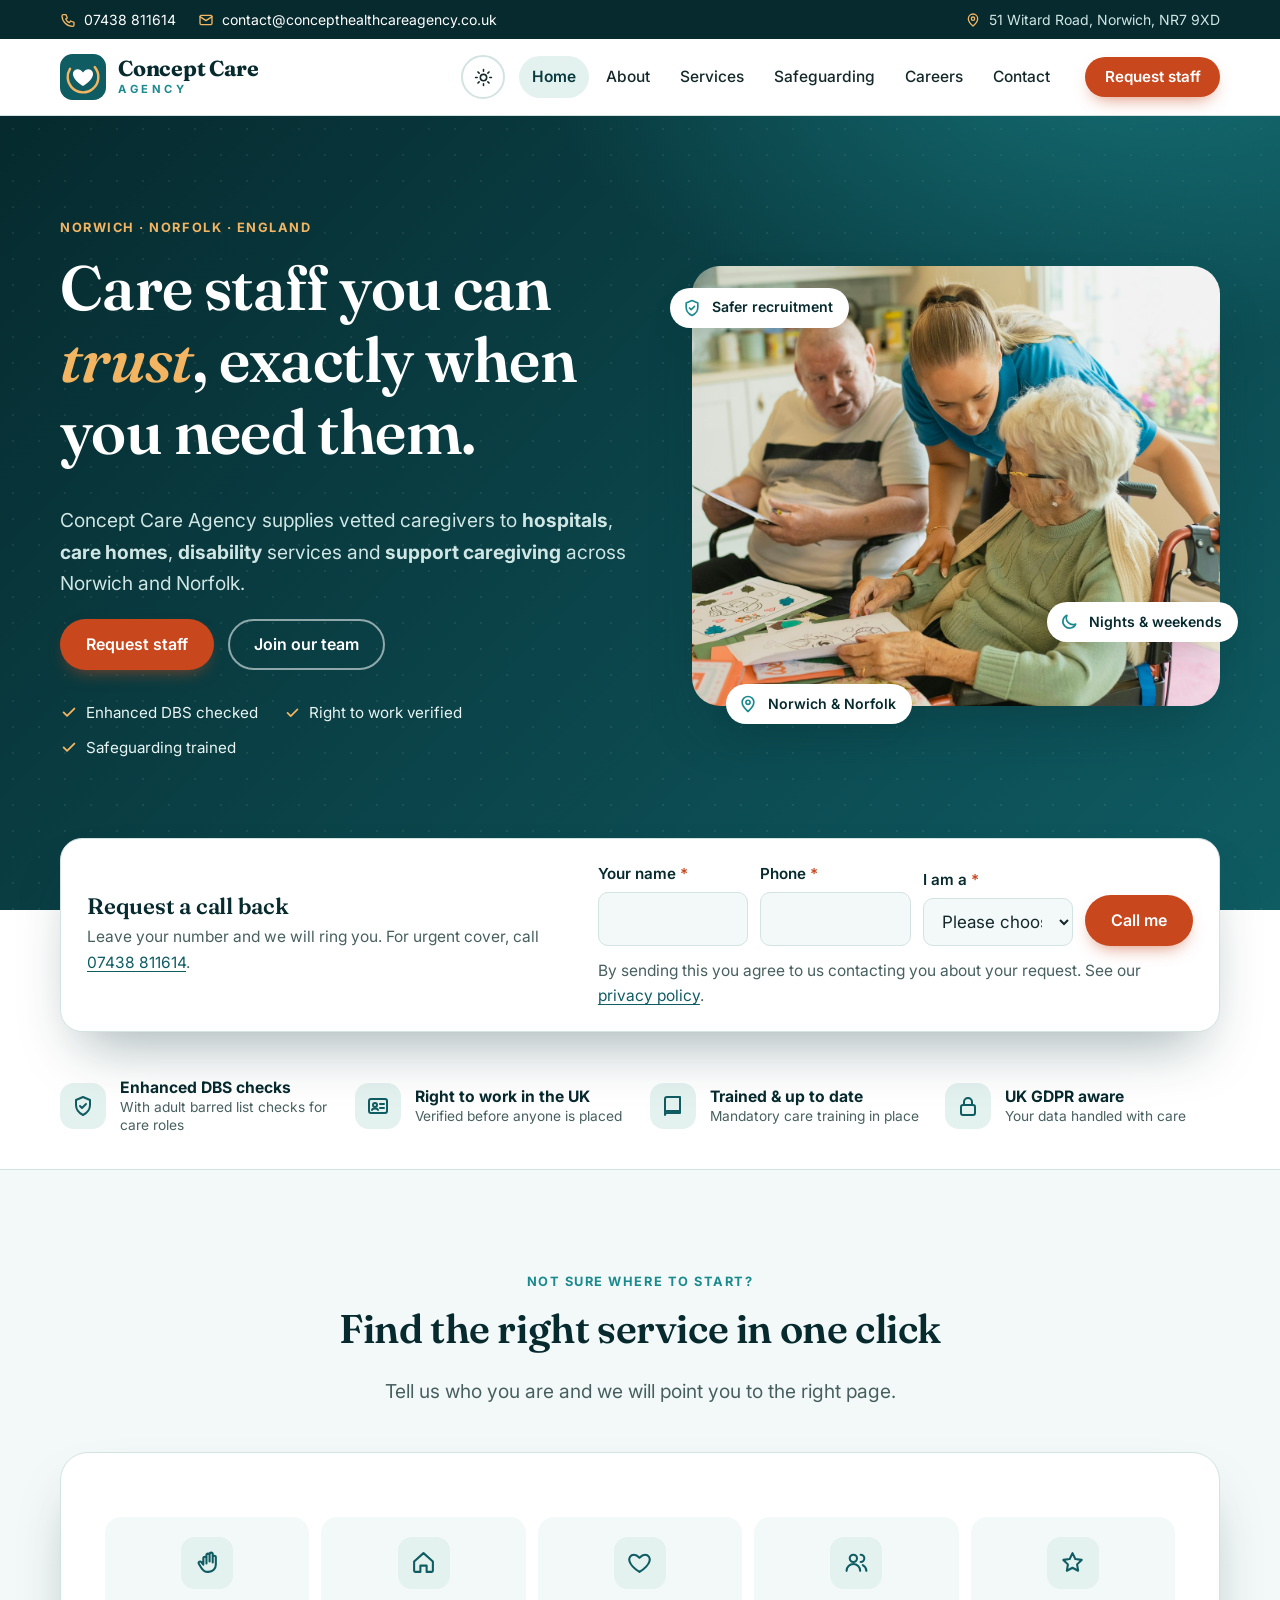
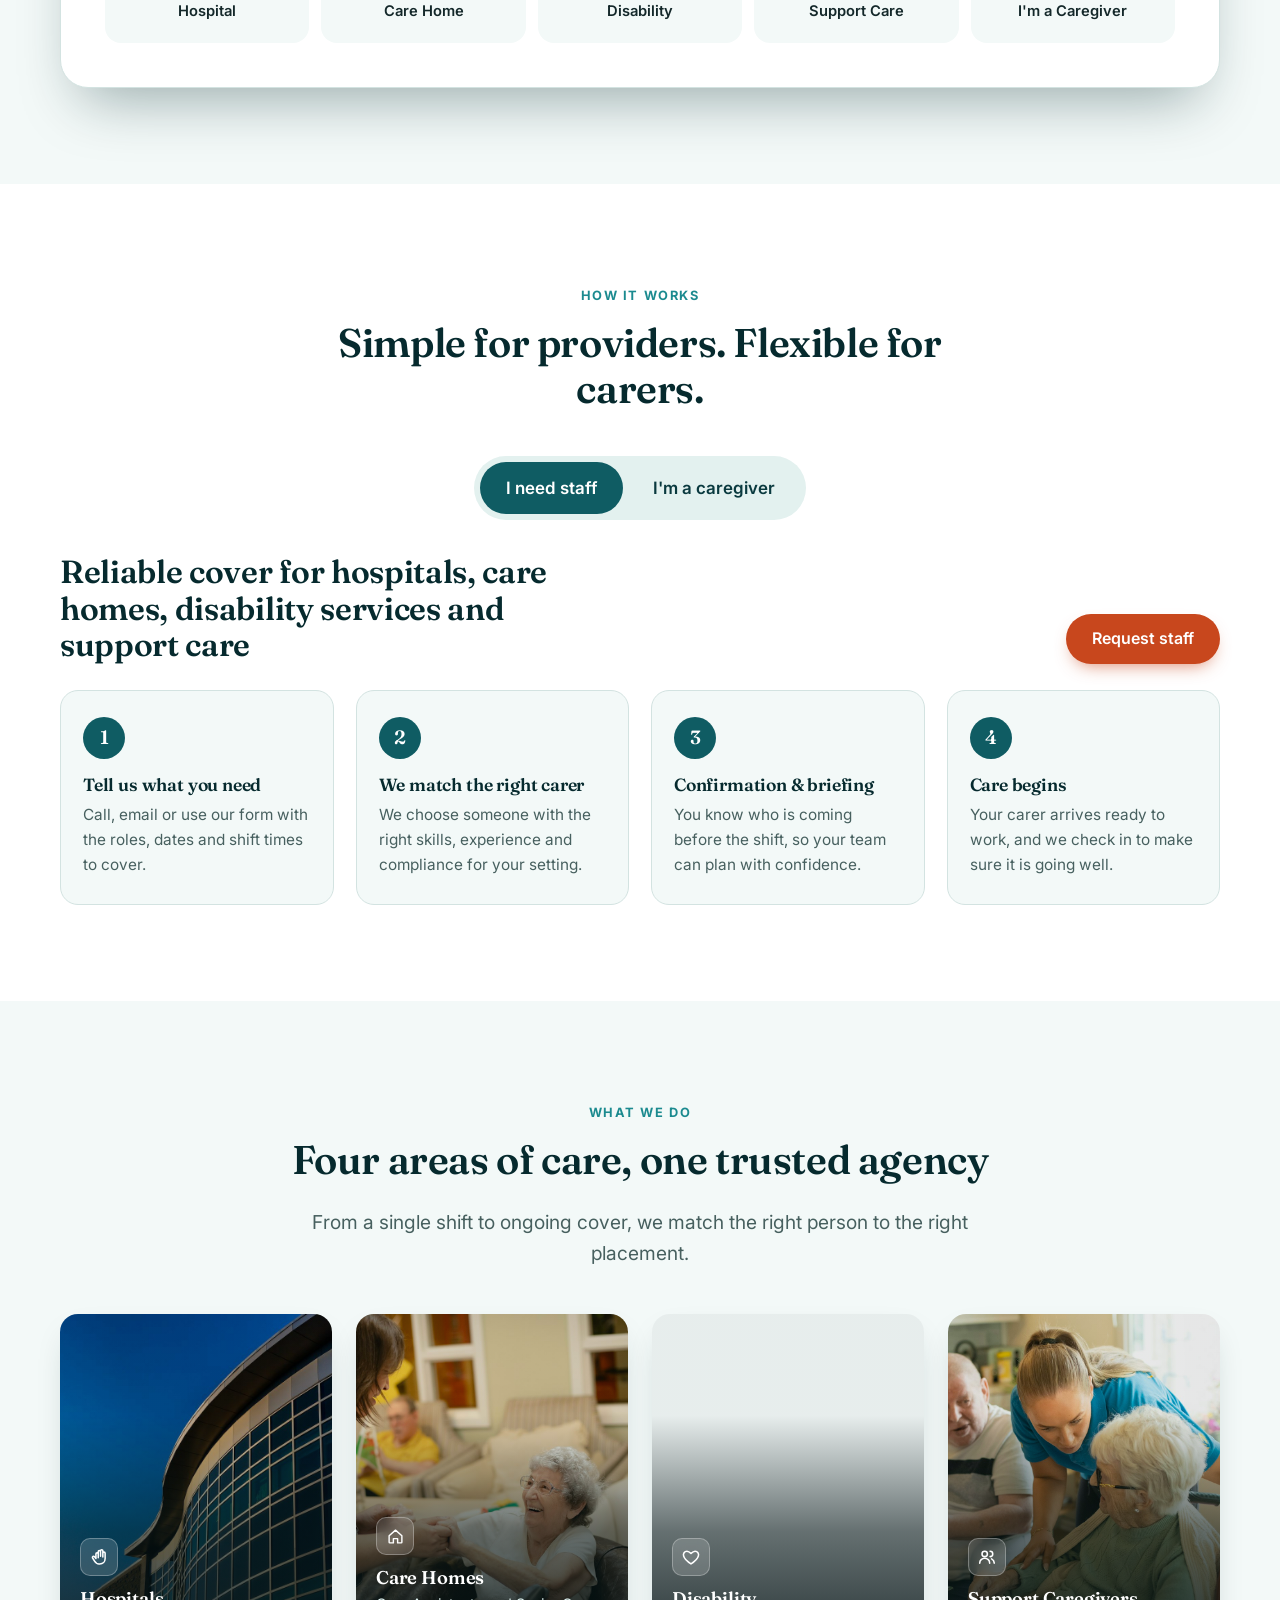
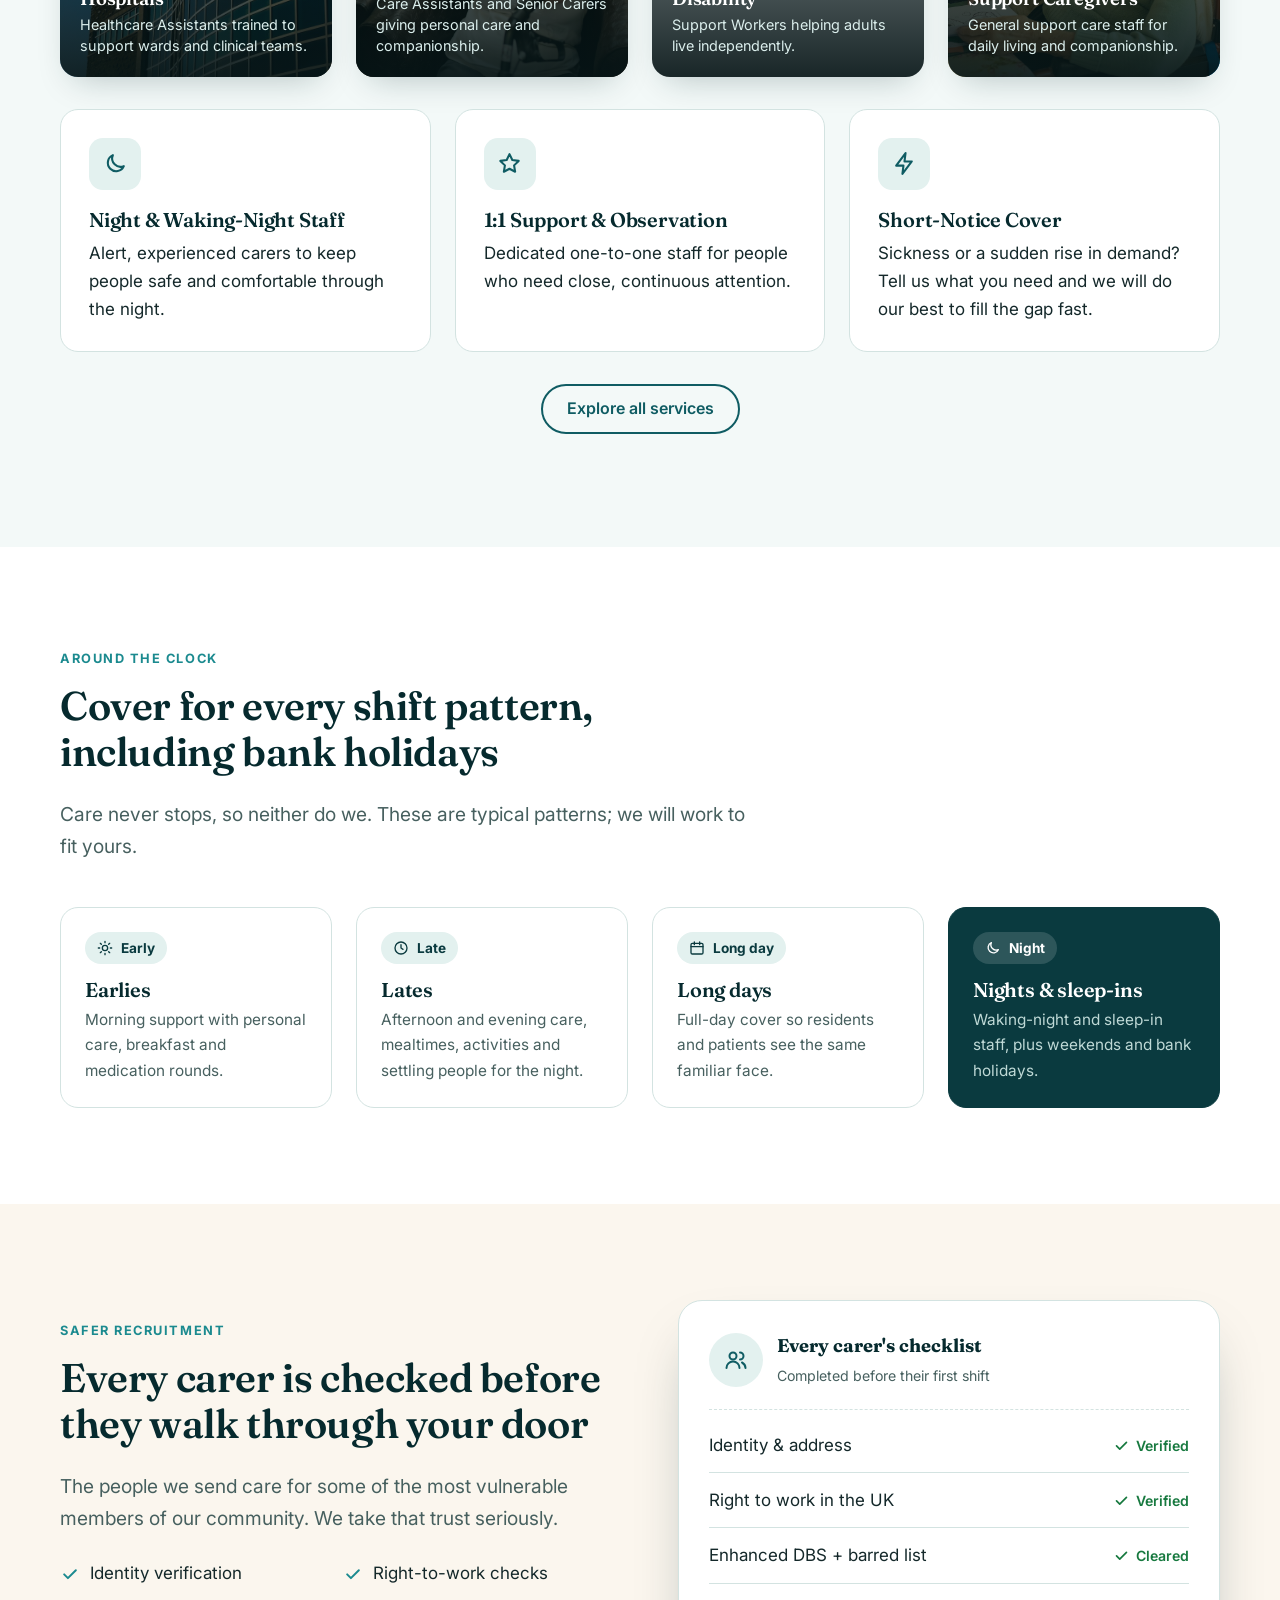
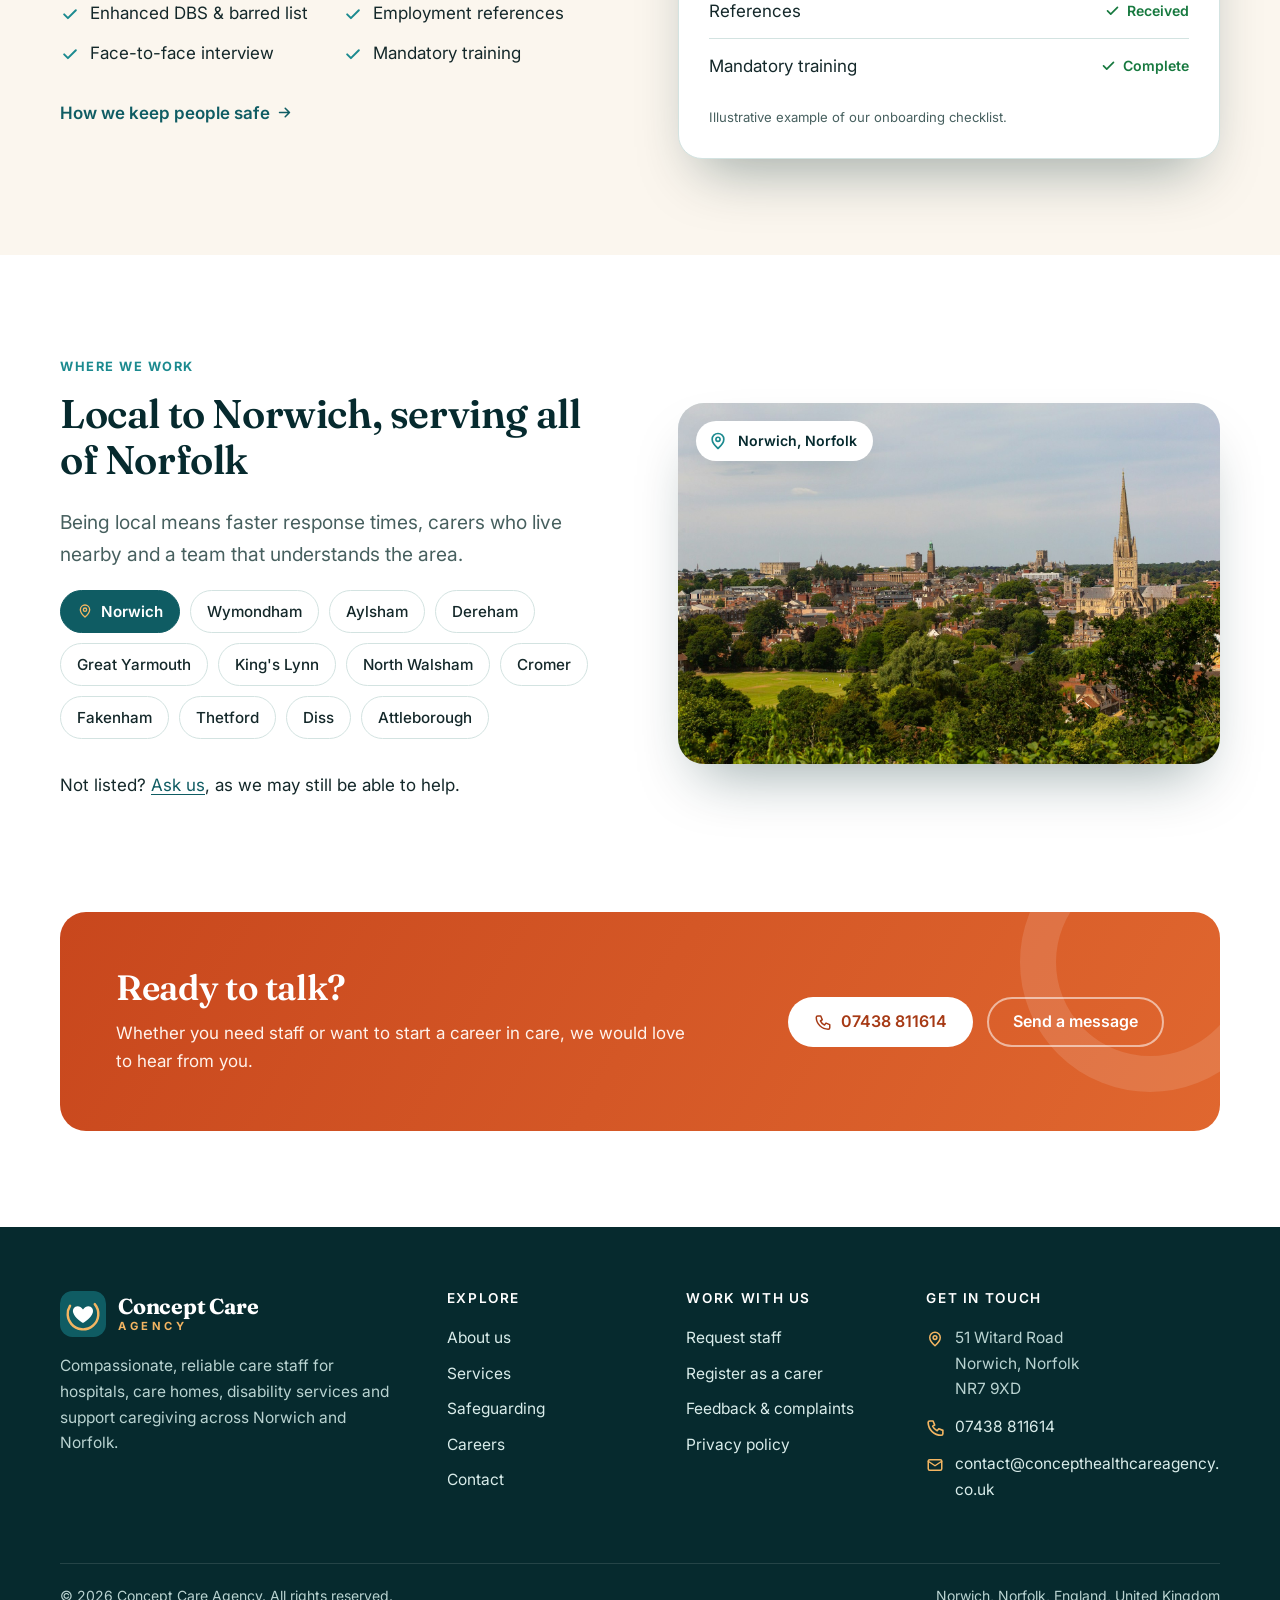
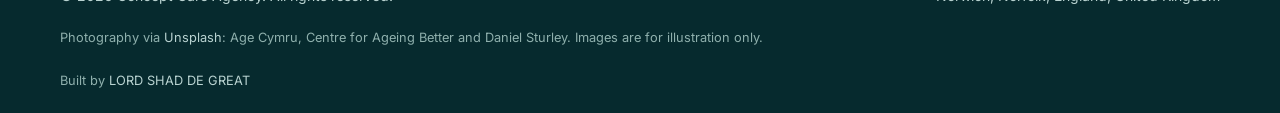
<file: index.html>
<!DOCTYPE html>
<html lang="en-GB">
<head>
  <meta charset="utf-8">
  <script>
    // Apply a saved dark/light choice before first paint, so the page never flashes the wrong theme.
    // With nothing saved, the CSS alone follows the visitor's system setting.
    try {
      var ccaTheme = localStorage.getItem("cca-theme");
      if (ccaTheme === "dark" || ccaTheme === "light") document.documentElement.setAttribute("data-theme", ccaTheme);
    } catch (e) {}
    document.documentElement.className += " js";
  </script>
  <meta name="viewport" content="width=device-width, initial-scale=1">
  <title>Concept Care Agency | Hospitals, Care Homes, Disability &amp; Support Care Staffing</title>
  <meta name="description" content="Concept Care Agency supplies vetted caregivers to hospitals, care homes, disability services and support care in Norwich and Norfolk. Request staff or join our team.">
  
  <meta name="theme-color" content="#0a3a3f">
  <link rel="canonical" href="https://www.concepthealthcareagency.co.uk/">
  <link rel="manifest" href="manifest.webmanifest">
  <link rel="apple-touch-icon" href="assets/logo.svg">
  <meta property="og:type" content="website">
  <meta property="og:locale" content="en_GB">
  <meta property="og:site_name" content="Concept Care Agency">
  <meta property="og:title" content="Concept Care Agency | Hospitals, Care Homes, Disability &amp; Support Care Staffing">
  <meta property="og:description" content="Concept Care Agency supplies vetted caregivers to hospitals, care homes, disability services and support care in Norwich and Norfolk. Request staff or join our team.">
  <meta property="og:image" content="assets/photos/home-hero.jpg">
  <meta property="og:image:width" content="1600">
  <meta property="og:image:height" content="1067">
  <meta name="twitter:card" content="summary_large_image">
  <link rel="icon" href="assets/logo.svg" type="image/svg+xml">
  <link rel="preconnect" href="https://fonts.googleapis.com">
  <link rel="preconnect" href="https://fonts.gstatic.com" crossorigin>
  <link href="https://fonts.googleapis.com/css2?family=Fraunces:ital,opsz,wght@0,9..144,500;0,9..144,600;0,9..144,700;1,9..144,500&family=Inter:wght@400;500;600;700&display=swap" rel="stylesheet">
  <link rel="stylesheet" href="css/styles.css">
  <script type="application/ld+json">
  {
    "@context": "https://schema.org",
    "@type": "EmploymentAgency",
    "@id": "https://www.concepthealthcareagency.co.uk/#organization",
    "name": "Concept Care Agency",
    "description": "Care staffing agency supplying caregivers to hospitals, care homes, disability services and support caregiving placements in Norwich and Norfolk, England.",
    "url": "https://www.concepthealthcareagency.co.uk/",
    "logo": "https://www.concepthealthcareagency.co.uk/assets/logo.svg",
    "image": "https://www.concepthealthcareagency.co.uk/assets/photos/home-hero.jpg",
    "email": "contact@concepthealthcareagency.co.uk",
    "telephone": "+447438811614",
    "address": {
      "@type": "PostalAddress",
      "streetAddress": "51 Witard Road",
      "addressLocality": "Norwich",
      "addressRegion": "Norfolk",
      "postalCode": "NR7 9XD",
      "addressCountry": "GB"
    },
    "geo": { "@type": "GeoCoordinates", "latitude": 52.6415859, "longitude": 1.3370724 },
    "areaServed": [
      { "@type": "City", "name": "Norwich" },
      { "@type": "AdministrativeArea", "name": "Norfolk" }
    ],
    "knowsAbout": ["Hospital staffing", "Care home staffing", "Disability support", "Support caregiving"]
  }
  </script>
  
</head>
<body>
  <div class="scroll-progress" id="scroll-progress" aria-hidden="true"></div>
  <a class="skip-link" href="#main">Skip to main content</a>

  <div class="topbar">
    <div class="container">
      <div class="topbar-group">
        <a class="item" href="tel:+447438811614"><span class="icon i-phone" aria-hidden="true"></span>07438 811614</a>
        <a class="item" href="mailto:contact@concepthealthcareagency.co.uk"><span class="icon i-mail" aria-hidden="true"></span>contact@concepthealthcareagency.co.uk</a>
      </div>
      <div class="topbar-group">
        <span class="item"><span class="icon i-pin" aria-hidden="true"></span>51 Witard Road, Norwich, NR7 9XD</span>
      </div>
    </div>
  </div>

  <header class="site-header">
    <div class="container header-inner">
      <a class="brand" href="index.html" aria-label="Concept Care Agency, home">
        <img src="assets/logo.svg" width="46" height="46" alt="">
        <span class="brand-text"><strong>Concept Care</strong><small>Agency</small></span>
      </a>
      <div class="header-actions">
        <button class="theme-toggle" id="theme-toggle" type="button" aria-pressed="false" aria-label="Switch to dark mode">
          <span class="icon i-sun" aria-hidden="true"></span>
          <span class="icon i-moon" aria-hidden="true"></span>
        </button>
        <button class="nav-toggle" aria-expanded="false" aria-controls="site-nav"><span class="sr-only">Menu</span><span class="bars"></span></button>
        <nav id="site-nav" class="site-nav" aria-label="Main">
          <ul>
            <li><a href="index.html" aria-current="page">Home</a></li>
            <li><a href="about.html">About</a></li>
            <li><a href="services.html">Services</a></li>
            <li><a href="safeguarding.html">Safeguarding</a></li>
            <li><a href="careers.html">Careers</a></li>
            <li><a href="contact.html">Contact</a></li>
          </ul>
          <a class="btn btn-outline btn-sm nav-phone" href="tel:+447438811614"><span class="icon i-phone" aria-hidden="true"></span>07438 811614</a>
          <a class="btn btn-primary btn-sm" href="request-staff.html">Request staff</a>
        </nav>
      </div>
    </div>
  </header>

  <main id="main">
        <section class="hero">
      <div class="container hero-grid">
        <div>
          <span class="eyebrow">Norwich &middot; Norfolk &middot; England</span>
          <h1>Care staff you can <em>trust</em>, exactly when you need them.</h1>
          <p class="lead">Concept Care Agency supplies vetted caregivers to <strong>hospitals</strong>, <strong>care homes</strong>, <strong>disability</strong> services and <strong>support caregiving</strong> across Norwich and Norfolk.</p>
          <div class="btn-row">
            <a class="btn btn-primary" href="request-staff.html">Request staff</a>
            <a class="btn btn-ghost-light" href="careers.html">Join our team</a>
          </div>
          <ul class="hero-points">
            <li><span class="icon i-check" aria-hidden="true"></span>Enhanced DBS checked</li>
            <li><span class="icon i-check" aria-hidden="true"></span>Right to work verified</li>
            <li><span class="icon i-check" aria-hidden="true"></span>Safeguarding trained</li>
          </ul>
        </div>
        <div class="hero-art">
          <img src="assets/photos/home-hero.jpg" width="1600" height="1131" fetchpriority="high" alt="A carer helping two elderly friends with a craft activity at a bright kitchen table">
          <span class="chip chip-1"><span class="icon i-shield" aria-hidden="true"></span>Safer recruitment</span>
          <span class="chip chip-2"><span class="icon i-moon" aria-hidden="true"></span>Nights &amp; weekends</span>
          <span class="chip chip-3"><span class="icon i-pin" aria-hidden="true"></span>Norwich &amp; Norfolk</span>
        </div>
      </div>
    </section>

        <div class="callback-wrap">
      <div class="container">
        <div class="callback">
          <div>
            <h2>Request a call back</h2>
            <p>Leave your number and we will ring you. For urgent cover, call <a href="tel:+447438811614">07438 811614</a>.</p>
          </div>
          <form data-mailto data-subject="Call-back request from website" action="mailto:contact@concepthealthcareagency.co.uk" method="post" enctype="text/plain">
            <div class="field"><label for="cb-name">Your name <span class="req">*</span></label><input type="text" id="cb-name" name="name" required autocomplete="name"></div>
            <div class="field"><label for="cb-phone">Phone <span class="req">*</span></label><input type="tel" id="cb-phone" name="phone" required autocomplete="tel"></div>
            <div class="field">
              <label for="cb-who">I am a <span class="req">*</span></label>
              <select id="cb-who" name="who" required>
                <option value="">Please choose</option>
                <option>Hospital / care provider</option>
                <option>Caregiver looking for work</option>
                <option>Something else</option>
              </select>
            </div>
            <button class="btn btn-primary" type="submit">Call me</button>
            <input class="hp" type="text" name="_gotcha" tabindex="-1" autocomplete="off" aria-hidden="true">
            <p class="form-note">By sending this you agree to us contacting you about your request. See our <a href="privacy.html">privacy policy</a>.</p>
            <div class="form-status" role="status" aria-live="polite"></div>
          </form>
        </div>
      </div>
    </div>

        <section class="trust" aria-label="Our standards at a glance">
      <div class="container">
        <ul class="trust-list">
          <li><span class="icon-wrap"><span class="icon i-shield" aria-hidden="true"></span></span><div><strong>Enhanced DBS checks</strong><span class="desc">With adult barred list checks for care roles</span></div></li>
          <li><span class="icon-wrap"><span class="icon i-id" aria-hidden="true"></span></span><div><strong>Right to work in the UK</strong><span class="desc">Verified before anyone is placed</span></div></li>
          <li><span class="icon-wrap"><span class="icon i-book" aria-hidden="true"></span></span><div><strong>Trained &amp; up to date</strong><span class="desc">Mandatory care training in place</span></div></li>
          <li><span class="icon-wrap"><span class="icon i-lock" aria-hidden="true"></span></span><div><strong>UK GDPR aware</strong><span class="desc">Your data handled with care</span></div></li>
        </ul>
      </div>
    </section>

        <section class="section section-tint">
      <div class="container">
        <div class="section-head center">
          <span class="eyebrow">Not sure where to start?</span>
          <h2>Find the right service in one click</h2>
          <p class="lead">Tell us who you are and we will point you to the right page.</p>
        </div>
        <div class="finder" data-finder>
          <div class="finder-options" role="group" aria-label="Choose the area you need">
            <button type="button" class="finder-option" data-key="hospital" aria-pressed="false"><span class="badge"><span class="icon i-hand" aria-hidden="true"></span></span><span>Hospital</span></button>
            <button type="button" class="finder-option" data-key="carehome" aria-pressed="false"><span class="badge"><span class="icon i-home" aria-hidden="true"></span></span><span>Care Home</span></button>
            <button type="button" class="finder-option" data-key="disability" aria-pressed="false"><span class="badge"><span class="icon i-heart" aria-hidden="true"></span></span><span>Disability</span></button>
            <button type="button" class="finder-option" data-key="support" aria-pressed="false"><span class="badge"><span class="icon i-users" aria-hidden="true"></span></span><span>Support Care</span></button>
            <button type="button" class="finder-option" data-key="caregiver" aria-pressed="false"><span class="badge"><span class="icon i-star" aria-hidden="true"></span></span><span>I'm a Caregiver</span></button>
          </div>
          <div class="finder-result" aria-live="polite">
            <span class="badge"><span class="icon i-hand" aria-hidden="true"></span></span>
            <div class="finder-result-text">
              <h3>Your recommendation</h3>
              <p>Choose an option above to see how we can help.</p>
            </div>
            <a class="btn btn-primary" href="services.html">See our services</a>
          </div>
        </div>
      </div>
    </section>

        <section class="section" id="how-it-works">
      <div class="container">
        <div class="section-head center">
          <span class="eyebrow">How it works</span>
          <h2>Simple for providers. Flexible for carers.</h2>
        </div>
        <div class="center" data-tabs>
          <div class="tabs" role="tablist" aria-label="Choose your journey">
            <button class="tab" role="tab" id="tab-providers" aria-selected="true" aria-controls="for-providers">I need staff</button>
            <button class="tab" role="tab" id="tab-carers" aria-selected="false" tabindex="-1" aria-controls="for-carers">I'm a caregiver</button>
          </div>

          <div id="for-providers" class="tabpanel" role="tabpanel" aria-labelledby="tab-providers" style="text-align:left">
            <div class="tabpanel-head">
              <h3>Reliable cover for hospitals, care homes, disability services and support care</h3>
              <a class="btn btn-primary" href="request-staff.html">Request staff</a>
            </div>
            <ol class="steps">
              <li class="step"><h4>Tell us what you need</h4><p>Call, email or use our form with the roles, dates and shift times to cover.</p></li>
              <li class="step"><h4>We match the right carer</h4><p>We choose someone with the right skills, experience and compliance for your setting.</p></li>
              <li class="step"><h4>Confirmation &amp; briefing</h4><p>You know who is coming before the shift, so your team can plan with confidence.</p></li>
              <li class="step"><h4>Care begins</h4><p>Your carer arrives ready to work, and we check in to make sure it is going well.</p></li>
            </ol>
          </div>

          <div id="for-carers" class="tabpanel" role="tabpanel" aria-labelledby="tab-carers" style="text-align:left" hidden>
            <div class="tabpanel-head">
              <h3>Flexible work in a career that matters to people</h3>
              <a class="btn btn-primary" href="careers.html#apply">Register your interest</a>
            </div>
            <ol class="steps">
              <li class="step"><h4>Tell us about you</h4><p>Complete a short form or give us a call. No lengthy application needed to start.</p></li>
              <li class="step"><h4>Friendly chat</h4><p>We get to know your experience, your availability and the kind of work you want.</p></li>
              <li class="step"><h4>Checks &amp; training</h4><p>We guide you through ID, right to work, DBS, references and any training you need.</p></li>
              <li class="step"><h4>Start working</h4><p>Choose shifts that suit you in hospitals and care homes near where you live.</p></li>
            </ol>
          </div>
        </div>
      </div>
    </section>

        <section class="section section-tint">
      <div class="container">
        <div class="section-head center">
          <span class="eyebrow">What we do</span>
          <h2>Four areas of care, one trusted agency</h2>
          <p class="lead">From a single shift to ongoing cover, we match the right person to the right placement.</p>
        </div>
        <div class="grid grid-4">
          <a class="photo-card reveal" href="services.html" aria-label="Hospitals — read about our hospital staffing">
            <img src="assets/photos/services-hospital-building.jpg" width="1800" height="888" loading="lazy" decoding="async" alt="" style="object-position:50% 62%">
            <span class="photo-card-body"><span class="badge-sm"><span class="icon i-hand" aria-hidden="true"></span></span><h3>Hospitals</h3><p>Healthcare Assistants trained to support wards and clinical teams.</p></span>
          </a>
          <a class="photo-card reveal" href="services.html" aria-label="Care Homes — read about our care home staffing">
            <img src="assets/photos/about-carer.jpg" width="1600" height="1067" loading="lazy" decoding="async" alt="" style="object-position:70% 48%">
            <span class="photo-card-body"><span class="badge-sm"><span class="icon i-home" aria-hidden="true"></span></span><h3>Care Homes</h3><p>Care Assistants and Senior Carers giving personal care and companionship.</p></span>
          </a>
          <a class="photo-card reveal" href="services.html" aria-label="Disability — read about our disability support staffing">
            <img src="assets/photos/services-activity.jpg" width="1600" height="1131" loading="lazy" decoding="async" alt="" style="object-position:50% 25%">
            <span class="photo-card-body"><span class="badge-sm"><span class="icon i-heart" aria-hidden="true"></span></span><h3>Disability</h3><p>Support Workers helping adults live independently.</p></span>
          </a>
          <a class="photo-card reveal" href="services.html" aria-label="Support Caregivers — read about our support caregiving staffing">
            <img src="assets/photos/home-hero.jpg" width="1600" height="1131" loading="lazy" decoding="async" alt="" style="object-position:62% 25%">
            <span class="photo-card-body"><span class="badge-sm"><span class="icon i-users" aria-hidden="true"></span></span><h3>Support Caregivers</h3><p>General support care staff for daily living and companionship.</p></span>
          </a>
        </div>
        <div class="grid grid-3 mt-32">
          <article class="card reveal"><div class="badge"><span class="icon i-moon" aria-hidden="true"></span></div><h3>Night &amp; Waking-Night Staff</h3><p>Alert, experienced carers to keep people safe and comfortable through the night.</p></article>
          <article class="card reveal"><div class="badge"><span class="icon i-star" aria-hidden="true"></span></div><h3>1:1 Support &amp; Observation</h3><p>Dedicated one-to-one staff for people who need close, continuous attention.</p></article>
          <article class="card reveal"><div class="badge"><span class="icon i-bolt" aria-hidden="true"></span></div><h3>Short-Notice Cover</h3><p>Sickness or a sudden rise in demand? Tell us what you need and we will do our best to fill the gap fast.</p></article>
        </div>
        <p class="center mt-32"><a class="btn btn-outline" href="services.html">Explore all services</a></p>
      </div>
    </section>

        <section class="section">
      <div class="container">
        <div class="section-head">
          <span class="eyebrow">Around the clock</span>
          <h2>Cover for every shift pattern, including bank holidays</h2>
          <p class="lead">Care never stops, so neither do we. These are typical patterns; we will work to fit yours.</p>
        </div>
        <div class="grid grid-4">
          <div class="shift reveal"><span class="time"><span class="icon i-sun" aria-hidden="true"></span>Early</span><h3>Earlies</h3><p>Morning support with personal care, breakfast and medication rounds.</p></div>
          <div class="shift reveal"><span class="time"><span class="icon i-clock" aria-hidden="true"></span>Late</span><h3>Lates</h3><p>Afternoon and evening care, mealtimes, activities and settling people for the night.</p></div>
          <div class="shift reveal"><span class="time"><span class="icon i-calendar" aria-hidden="true"></span>Long day</span><h3>Long days</h3><p>Full-day cover so residents and patients see the same familiar face.</p></div>
          <div class="shift dark reveal"><span class="time"><span class="icon i-moon" aria-hidden="true"></span>Night</span><h3>Nights &amp; sleep-ins</h3><p>Waking-night and sleep-in staff, plus weekends and bank holidays.</p></div>
        </div>
      </div>
    </section>

        <section class="section section-sand">
      <div class="container split">
        <div>
          <span class="eyebrow">Safer recruitment</span>
          <h2>Every carer is checked before they walk through your door</h2>
          <p class="lead">The people we send care for some of the most vulnerable members of our community. We take that trust seriously.</p>
          <ul class="check-grid">
            <li><span class="icon i-check" aria-hidden="true"></span>Identity verification</li>
            <li><span class="icon i-check" aria-hidden="true"></span>Right-to-work checks</li>
            <li><span class="icon i-check" aria-hidden="true"></span>Enhanced DBS &amp; barred list</li>
            <li><span class="icon i-check" aria-hidden="true"></span>Employment references</li>
            <li><span class="icon i-check" aria-hidden="true"></span>Face-to-face interview</li>
            <li><span class="icon i-check" aria-hidden="true"></span>Mandatory training</li>
          </ul>
          <p class="mt-32"><a class="text-link" href="safeguarding.html">How we keep people safe <span class="icon i-arrow" aria-hidden="true"></span></a></p>
        </div>
        <div class="passport reveal" aria-label="Example of a carer's compliance checklist">
          <div class="passport-head">
            <span class="avatar"><span class="icon i-users" aria-hidden="true"></span></span>
            <div><strong>Every carer's checklist</strong><small>Completed before their first shift</small></div>
          </div>
          <ul>
            <li>Identity &amp; address<span class="ok"><span class="icon i-check" aria-hidden="true"></span>Verified</span></li>
            <li>Right to work in the UK<span class="ok"><span class="icon i-check" aria-hidden="true"></span>Verified</span></li>
            <li>Enhanced DBS + barred list<span class="ok"><span class="icon i-check" aria-hidden="true"></span>Cleared</span></li>
            <li>References<span class="ok"><span class="icon i-check" aria-hidden="true"></span>Received</span></li>
            <li>Mandatory training<span class="ok"><span class="icon i-check" aria-hidden="true"></span>Complete</span></li>
          </ul>
          <p class="passport-note">Illustrative example of our onboarding checklist.</p>
        </div>
      </div>
    </section>

        <section class="section">
      <div class="container split">
        <div>
          <span class="eyebrow">Where we work</span>
          <h2>Local to Norwich, serving all of Norfolk</h2>
          <p class="lead">Being local means faster response times, carers who live nearby and a team that understands the area.</p>
          <ul class="areas" aria-label="Areas we cover">
            <li class="main"><span class="icon i-pin" aria-hidden="true"></span>Norwich</li>
            <li>Wymondham</li><li>Aylsham</li><li>Dereham</li><li>Great Yarmouth</li><li>King's Lynn</li><li>North Walsham</li><li>Cromer</li><li>Fakenham</li><li>Thetford</li><li>Diss</li><li>Attleborough</li>
          </ul>
          <p class="mt-32">Not listed? <a href="contact.html">Ask us</a>, as we may still be able to help.</p>
        </div>
        <figure class="photo wide reveal">
          <img src="assets/photos/norwich-skyline.jpg" width="1600" height="1067" loading="lazy" decoding="async" alt="The Norwich skyline with the cathedral spire rising above the city">
          <span class="chip chip-tl"><span class="icon i-pin" aria-hidden="true"></span>Norwich, Norfolk</span>
        </figure>
      </div>
    </section>

        <section class="section" style="padding-top:0">
      <div class="container">
        <div class="cta-band">
          <div>
            <h2>Ready to talk?</h2>
            <p>Whether you need staff or want to start a career in care, we would love to hear from you.</p>
          </div>
          <div class="btn-row">
            <a class="btn btn-light" href="tel:+447438811614"><span class="icon i-phone" aria-hidden="true"></span>07438 811614</a>
            <a class="btn btn-ghost-light" href="contact.html">Send a message</a>
          </div>
        </div>
      </div>
    </section>

  </main>

  <footer class="site-footer">
    <div class="container">
      <div class="footer-grid">
        <div>
          <a class="brand" href="index.html"><img src="assets/logo.svg" width="46" height="46" alt=""><span class="brand-text"><strong>Concept Care</strong><small>Agency</small></span></a>
          <p>Compassionate, reliable care staff for hospitals, care homes, disability services and support caregiving across Norwich and Norfolk.</p>
        </div>
        <div>
          <h3>Explore</h3>
          <ul>
            <li><a href="about.html">About us</a></li>
            <li><a href="services.html">Services</a></li>
            <li><a href="safeguarding.html">Safeguarding</a></li>
            <li><a href="careers.html">Careers</a></li>
            <li><a href="contact.html">Contact</a></li>
          </ul>
        </div>
        <div>
          <h3>Work with us</h3>
          <ul>
            <li><a href="request-staff.html">Request staff</a></li>
            <li><a href="careers.html#apply">Register as a carer</a></li>
            <li><a href="contact.html#feedback">Feedback &amp; complaints</a></li>
            <li><a href="privacy.html">Privacy policy</a></li>
          </ul>
        </div>
        <div>
          <h3>Get in touch</h3>
          <div class="contact-line"><span class="icon i-pin" aria-hidden="true"></span><address>51 Witard Road<br>Norwich, Norfolk<br>NR7 9XD</address></div>
          <div class="contact-line"><span class="icon i-phone" aria-hidden="true"></span><a href="tel:+447438811614">07438 811614</a></div>
          <div class="contact-line"><span class="icon i-mail" aria-hidden="true"></span><a href="mailto:contact@concepthealthcareagency.co.uk">contact@concepthealthcareagency.co.uk</a></div>
        </div>
      </div>
            <div class="footer-bottom">
        <span>&copy; 2026 Concept Care Agency. All rights reserved.</span>
        <span>Norwich, Norfolk, England, United Kingdom</span>
      </div>
      <p class="photo-credit">Photography via <a href="https://unsplash.com" rel="noopener">Unsplash</a>: Age Cymru, Centre for Ageing Better and Daniel Sturley. Images are for illustration only.</p>
      <p class="photo-credit">Built by <a href="https://shadrach1-cpu.github.io/SHADRACH.DEV/" rel="noopener">LORD SHAD DE GREAT</a></p>
    </div>
  </footer>

  <div class="mobile-bar">
    <a class="btn btn-outline btn-sm" href="tel:+447438811614"><span class="icon i-phone" aria-hidden="true"></span>Call</a>
    <a class="btn btn-whatsapp btn-sm" href="https://wa.me/447438811614"><span class="icon i-whatsapp" aria-hidden="true"></span>WhatsApp</a>
    <a class="btn btn-primary btn-sm" href="request-staff.html">Request staff</a>
  </div>

  <button class="back-to-top" id="back-to-top" type="button" aria-label="Back to top">
    <span class="icon i-arrow-up" aria-hidden="true"></span>
  </button>

  <script src="js/config.js"></script>
  <script src="js/main.js"></script>
</body>
</html>
</file>
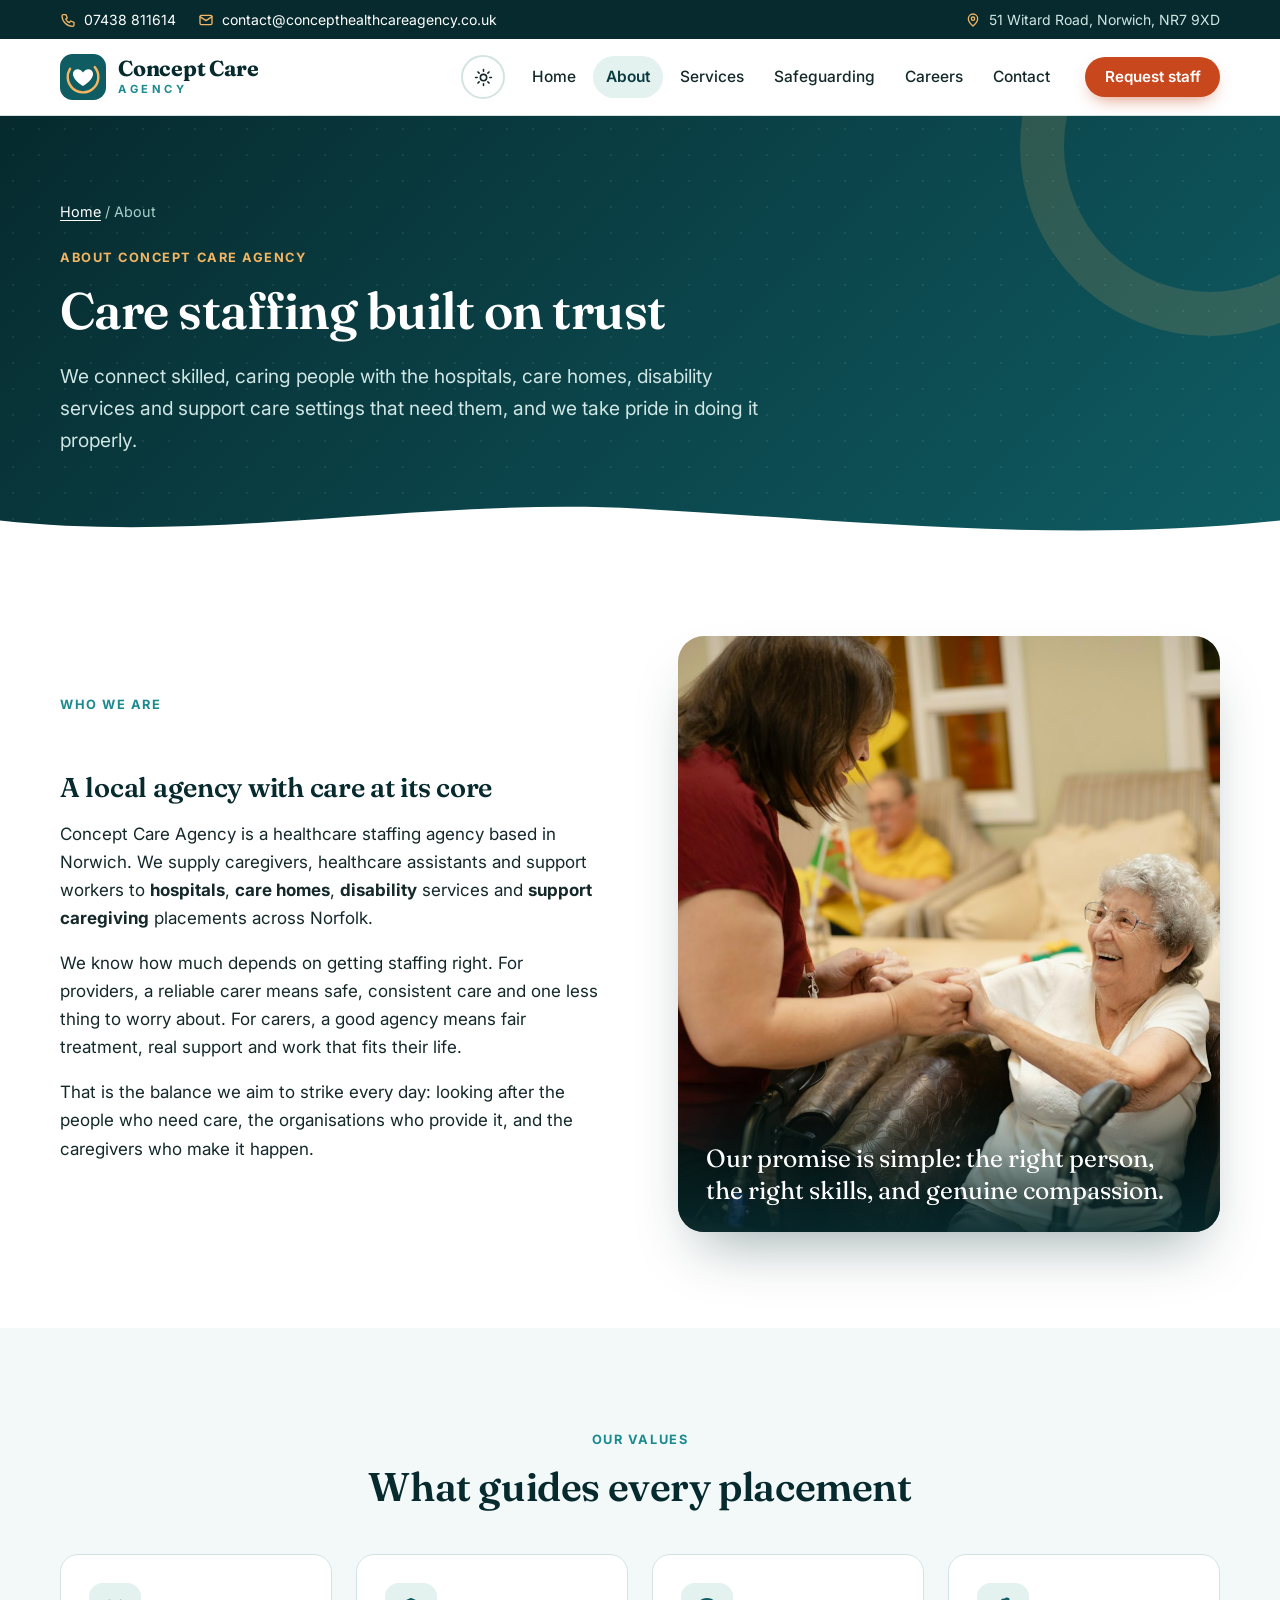
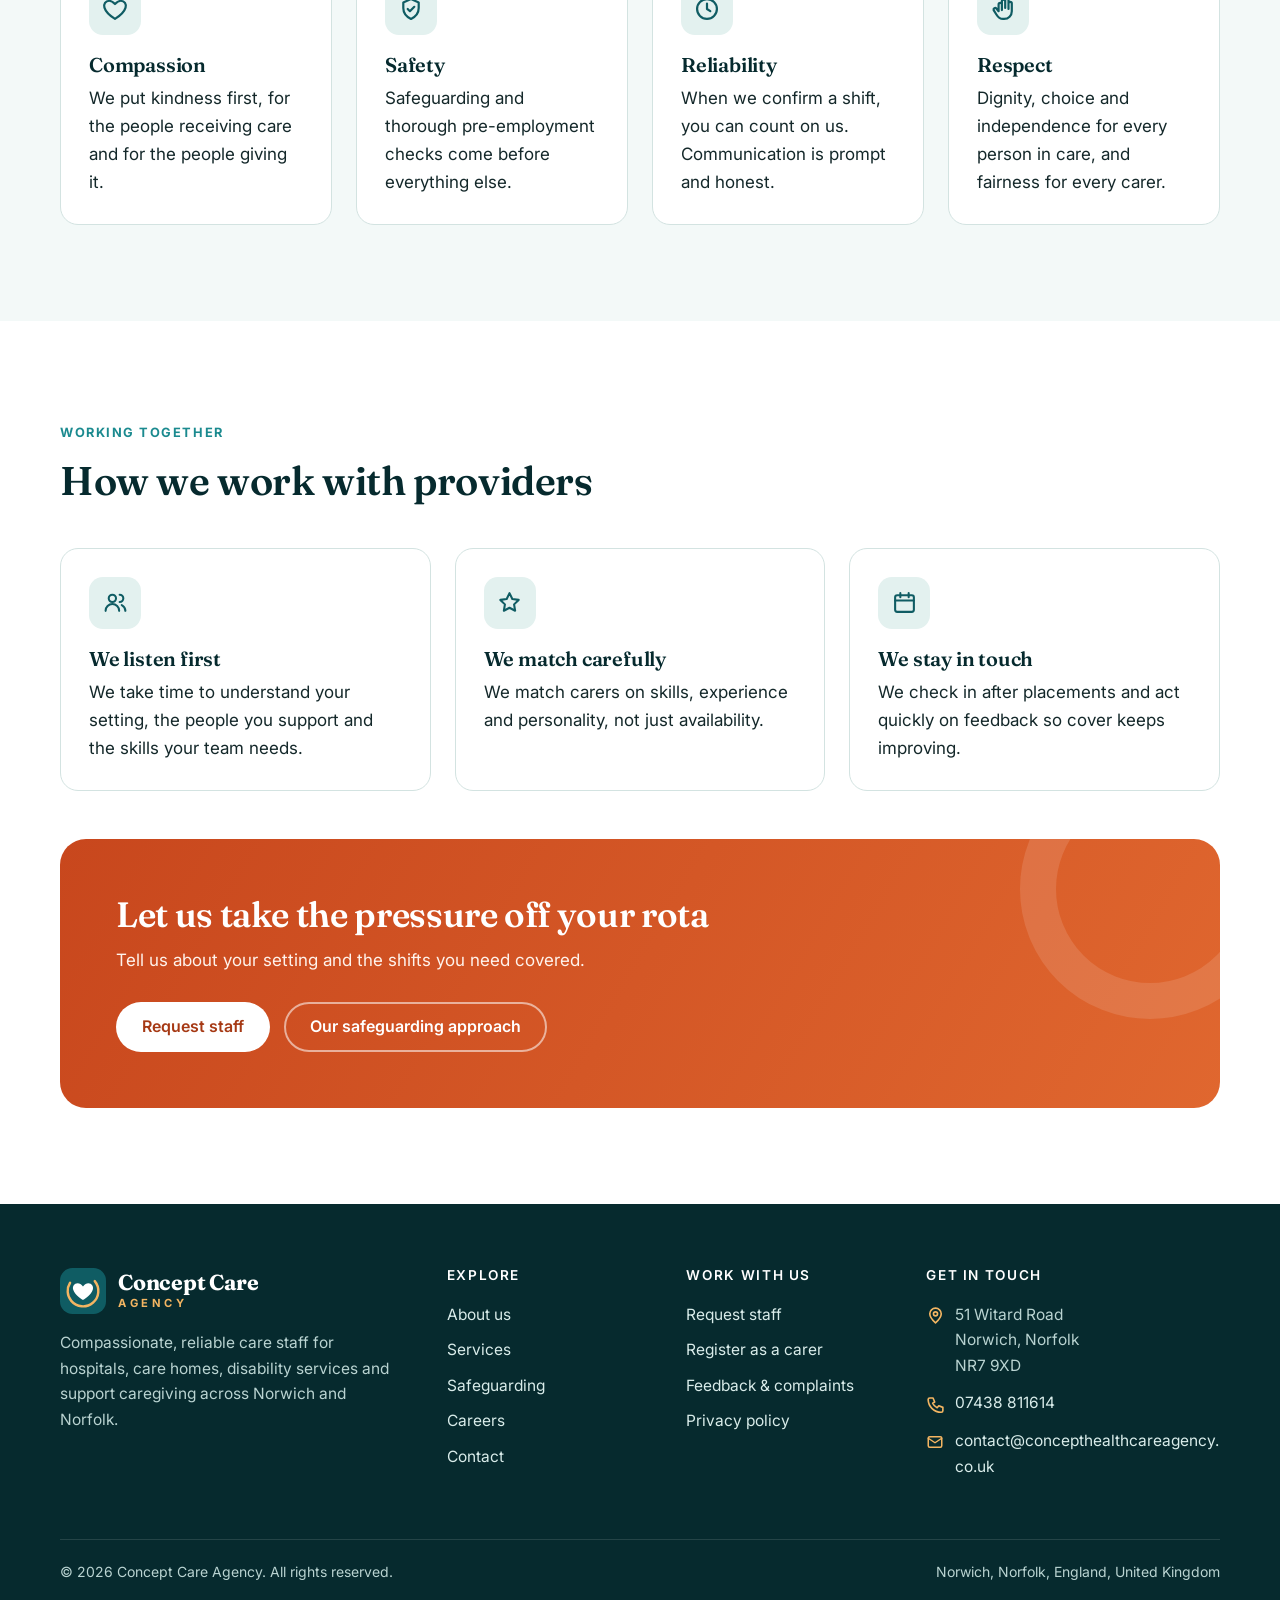
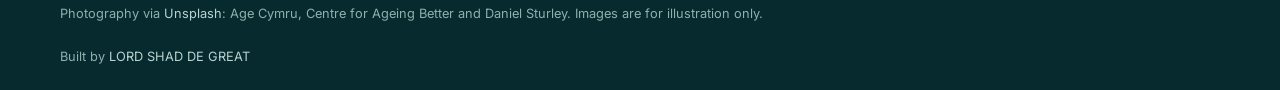
<file: about.html>
<!DOCTYPE html>
<html lang="en-GB">
<head>
  <meta charset="utf-8">
  <script>
    // Apply a saved dark/light choice before first paint, so the page never flashes the wrong theme.
    // With nothing saved, the CSS alone follows the visitor's system setting.
    try {
      var ccaTheme = localStorage.getItem("cca-theme");
      if (ccaTheme === "dark" || ccaTheme === "light") document.documentElement.setAttribute("data-theme", ccaTheme);
    } catch (e) {}
    document.documentElement.className += " js";
  </script>
  <meta name="viewport" content="width=device-width, initial-scale=1">
  <title>About Us | Concept Care Agency, Norwich</title>
  <meta name="description" content="Concept Care Agency is a Norwich-based care staffing agency committed to safer recruitment, dignity and reliable cover for hospitals, care homes, disability services and support caregiving across Norfolk.">
  
  <meta name="theme-color" content="#0a3a3f">
  <link rel="canonical" href="https://www.concepthealthcareagency.co.uk/about.html">
  <link rel="manifest" href="manifest.webmanifest">
  <link rel="apple-touch-icon" href="assets/logo.svg">
  <meta property="og:type" content="website">
  <meta property="og:locale" content="en_GB">
  <meta property="og:site_name" content="Concept Care Agency">
  <meta property="og:title" content="About Us | Concept Care Agency, Norwich">
  <meta property="og:description" content="Concept Care Agency is a Norwich-based care staffing agency committed to safer recruitment, dignity and reliable cover for hospitals, care homes, disability services and support caregiving across Norfolk.">
  <meta property="og:image" content="assets/photos/home-hero.jpg">
  <meta property="og:image:width" content="1600">
  <meta property="og:image:height" content="1067">
  <meta name="twitter:card" content="summary_large_image">
  <link rel="icon" href="assets/logo.svg" type="image/svg+xml">
  <link rel="preconnect" href="https://fonts.googleapis.com">
  <link rel="preconnect" href="https://fonts.gstatic.com" crossorigin>
  <link href="https://fonts.googleapis.com/css2?family=Fraunces:ital,opsz,wght@0,9..144,500;0,9..144,600;0,9..144,700;1,9..144,500&family=Inter:wght@400;500;600;700&display=swap" rel="stylesheet">
  <link rel="stylesheet" href="css/styles.css">
  <script type="application/ld+json">
  {
    "@context": "https://schema.org",
    "@type": "EmploymentAgency",
    "@id": "https://www.concepthealthcareagency.co.uk/#organization",
    "name": "Concept Care Agency",
    "description": "Care staffing agency supplying caregivers to hospitals, care homes, disability services and support caregiving placements in Norwich and Norfolk, England.",
    "url": "https://www.concepthealthcareagency.co.uk/",
    "logo": "https://www.concepthealthcareagency.co.uk/assets/logo.svg",
    "image": "https://www.concepthealthcareagency.co.uk/assets/photos/home-hero.jpg",
    "email": "contact@concepthealthcareagency.co.uk",
    "telephone": "+447438811614",
    "address": {
      "@type": "PostalAddress",
      "streetAddress": "51 Witard Road",
      "addressLocality": "Norwich",
      "addressRegion": "Norfolk",
      "postalCode": "NR7 9XD",
      "addressCountry": "GB"
    },
    "geo": { "@type": "GeoCoordinates", "latitude": 52.6415859, "longitude": 1.3370724 },
    "areaServed": [
      { "@type": "City", "name": "Norwich" },
      { "@type": "AdministrativeArea", "name": "Norfolk" }
    ],
    "knowsAbout": ["Hospital staffing", "Care home staffing", "Disability support", "Support caregiving"]
  }
  </script>
  <script type="application/ld+json">
{
  "@context": "https://schema.org",
  "@type": "BreadcrumbList",
  "itemListElement": [
    {
      "@type": "ListItem",
      "position": 1,
      "name": "Home",
      "item": "https://www.concepthealthcareagency.co.uk/"
    },
    {
      "@type": "ListItem",
      "position": 2,
      "name": "About",
      "item": "https://www.concepthealthcareagency.co.uk/about.html"
    }
  ]
}
</script>

</head>
<body>
  <div class="scroll-progress" id="scroll-progress" aria-hidden="true"></div>
  <a class="skip-link" href="#main">Skip to main content</a>

  <div class="topbar">
    <div class="container">
      <div class="topbar-group">
        <a class="item" href="tel:+447438811614"><span class="icon i-phone" aria-hidden="true"></span>07438 811614</a>
        <a class="item" href="mailto:contact@concepthealthcareagency.co.uk"><span class="icon i-mail" aria-hidden="true"></span>contact@concepthealthcareagency.co.uk</a>
      </div>
      <div class="topbar-group">
        <span class="item"><span class="icon i-pin" aria-hidden="true"></span>51 Witard Road, Norwich, NR7 9XD</span>
      </div>
    </div>
  </div>

  <header class="site-header">
    <div class="container header-inner">
      <a class="brand" href="index.html" aria-label="Concept Care Agency, home">
        <img src="assets/logo.svg" width="46" height="46" alt="">
        <span class="brand-text"><strong>Concept Care</strong><small>Agency</small></span>
      </a>
      <div class="header-actions">
        <button class="theme-toggle" id="theme-toggle" type="button" aria-pressed="false" aria-label="Switch to dark mode">
          <span class="icon i-sun" aria-hidden="true"></span>
          <span class="icon i-moon" aria-hidden="true"></span>
        </button>
        <button class="nav-toggle" aria-expanded="false" aria-controls="site-nav"><span class="sr-only">Menu</span><span class="bars"></span></button>
        <nav id="site-nav" class="site-nav" aria-label="Main">
          <ul>
            <li><a href="index.html">Home</a></li>
            <li><a href="about.html" aria-current="page">About</a></li>
            <li><a href="services.html">Services</a></li>
            <li><a href="safeguarding.html">Safeguarding</a></li>
            <li><a href="careers.html">Careers</a></li>
            <li><a href="contact.html">Contact</a></li>
          </ul>
          <a class="btn btn-outline btn-sm nav-phone" href="tel:+447438811614"><span class="icon i-phone" aria-hidden="true"></span>07438 811614</a>
          <a class="btn btn-primary btn-sm" href="request-staff.html">Request staff</a>
        </nav>
      </div>
    </div>
  </header>

  <main id="main">
    <section class="page-hero">
      <div class="container">
        <p class="crumbs"><a href="index.html">Home</a> / About</p>
        <span class="eyebrow">About Concept Care Agency</span>
        <h1>Care staffing built on trust</h1>
        <p class="lead">We connect skilled, caring people with the hospitals, care homes, disability services and support care settings that need them, and we take pride in doing it properly.</p>
      </div>
      <svg class="wave-divider" viewBox="0 0 1440 60" preserveAspectRatio="none" aria-hidden="true"><path d="M0,32 C240,64 480,0 720,16 C960,32 1200,64 1440,32 L1440,60 L0,60 Z"/></svg>
    </section>

    <section class="section">
      <div class="container split">
        <div class="prose">
          <span class="eyebrow">Who we are</span>
          <h2>A local agency with care at its core</h2>
          <p>Concept Care Agency is a healthcare staffing agency based in Norwich. We supply caregivers, healthcare assistants and support workers to <strong>hospitals</strong>, <strong>care homes</strong>, <strong>disability</strong> services and <strong>support caregiving</strong> placements across Norfolk.</p>
          <p>We know how much depends on getting staffing right. For providers, a reliable carer means safe, consistent care and one less thing to worry about. For carers, a good agency means fair treatment, real support and work that fits their life.</p>
          <p>That is the balance we aim to strike every day: looking after the people who need care, the organisations who provide it, and the caregivers who make it happen.</p>
        </div>
        <figure class="photo tall reveal">
          <img src="assets/photos/about-carer.jpg" width="1600" height="1067" loading="lazy" decoding="async" alt="A carer sharing a warm moment, holding hands with an older woman in a care home lounge">
          <figcaption><p class="q">Our promise is simple: the right person, the right skills, and genuine compassion.</p></figcaption>
        </figure>
      </div>
    </section>

    <section class="section section-tint">
      <div class="container">
        <div class="section-head center">
          <span class="eyebrow">Our values</span>
          <h2>What guides every placement</h2>
        </div>
        <div class="grid grid-4">
          <article class="card reveal"><div class="badge"><span class="icon i-heart" aria-hidden="true"></span></div><h3>Compassion</h3><p>We put kindness first, for the people receiving care and for the people giving it.</p></article>
          <article class="card reveal"><div class="badge"><span class="icon i-shield" aria-hidden="true"></span></div><h3>Safety</h3><p>Safeguarding and thorough pre-employment checks come before everything else.</p></article>
          <article class="card reveal"><div class="badge"><span class="icon i-clock" aria-hidden="true"></span></div><h3>Reliability</h3><p>When we confirm a shift, you can count on us. Communication is prompt and honest.</p></article>
          <article class="card reveal"><div class="badge"><span class="icon i-hand" aria-hidden="true"></span></div><h3>Respect</h3><p>Dignity, choice and independence for every person in care, and fairness for every carer.</p></article>
        </div>
      </div>
    </section>

    <section class="section">
      <div class="container">
        <div class="section-head">
          <span class="eyebrow">Working together</span>
          <h2>How we work with providers</h2>
        </div>
        <div class="grid grid-3">
          <article class="card reveal"><div class="badge"><span class="icon i-users" aria-hidden="true"></span></div><h3>We listen first</h3><p>We take time to understand your setting, the people you support and the skills your team needs.</p></article>
          <article class="card reveal"><div class="badge"><span class="icon i-star" aria-hidden="true"></span></div><h3>We match carefully</h3><p>We match carers on skills, experience and personality, not just availability.</p></article>
          <article class="card reveal"><div class="badge"><span class="icon i-calendar" aria-hidden="true"></span></div><h3>We stay in touch</h3><p>We check in after placements and act quickly on feedback so cover keeps improving.</p></article>
        </div>
        <div class="cta-band mt-48">
          <div><h2>Let us take the pressure off your rota</h2><p>Tell us about your setting and the shifts you need covered.</p></div>
          <div class="btn-row"><a class="btn btn-light" href="request-staff.html">Request staff</a><a class="btn btn-ghost-light" href="safeguarding.html">Our safeguarding approach</a></div>
        </div>
      </div>
    </section>

  </main>

  <footer class="site-footer">
    <div class="container">
      <div class="footer-grid">
        <div>
          <a class="brand" href="index.html"><img src="assets/logo.svg" width="46" height="46" alt=""><span class="brand-text"><strong>Concept Care</strong><small>Agency</small></span></a>
          <p>Compassionate, reliable care staff for hospitals, care homes, disability services and support caregiving across Norwich and Norfolk.</p>
        </div>
        <div>
          <h3>Explore</h3>
          <ul>
            <li><a href="about.html">About us</a></li>
            <li><a href="services.html">Services</a></li>
            <li><a href="safeguarding.html">Safeguarding</a></li>
            <li><a href="careers.html">Careers</a></li>
            <li><a href="contact.html">Contact</a></li>
          </ul>
        </div>
        <div>
          <h3>Work with us</h3>
          <ul>
            <li><a href="request-staff.html">Request staff</a></li>
            <li><a href="careers.html#apply">Register as a carer</a></li>
            <li><a href="contact.html#feedback">Feedback &amp; complaints</a></li>
            <li><a href="privacy.html">Privacy policy</a></li>
          </ul>
        </div>
        <div>
          <h3>Get in touch</h3>
          <div class="contact-line"><span class="icon i-pin" aria-hidden="true"></span><address>51 Witard Road<br>Norwich, Norfolk<br>NR7 9XD</address></div>
          <div class="contact-line"><span class="icon i-phone" aria-hidden="true"></span><a href="tel:+447438811614">07438 811614</a></div>
          <div class="contact-line"><span class="icon i-mail" aria-hidden="true"></span><a href="mailto:contact@concepthealthcareagency.co.uk">contact@concepthealthcareagency.co.uk</a></div>
        </div>
      </div>
            <div class="footer-bottom">
        <span>&copy; 2026 Concept Care Agency. All rights reserved.</span>
        <span>Norwich, Norfolk, England, United Kingdom</span>
      </div>
      <p class="photo-credit">Photography via <a href="https://unsplash.com" rel="noopener">Unsplash</a>: Age Cymru, Centre for Ageing Better and Daniel Sturley. Images are for illustration only.</p>
      <p class="photo-credit">Built by <a href="https://shadrach1-cpu.github.io/SHADRACH.DEV/" rel="noopener">LORD SHAD DE GREAT</a></p>
    </div>
  </footer>

  <div class="mobile-bar">
    <a class="btn btn-outline btn-sm" href="tel:+447438811614"><span class="icon i-phone" aria-hidden="true"></span>Call</a>
    <a class="btn btn-whatsapp btn-sm" href="https://wa.me/447438811614"><span class="icon i-whatsapp" aria-hidden="true"></span>WhatsApp</a>
    <a class="btn btn-primary btn-sm" href="request-staff.html">Request staff</a>
  </div>

  <button class="back-to-top" id="back-to-top" type="button" aria-label="Back to top">
    <span class="icon i-arrow-up" aria-hidden="true"></span>
  </button>

  <script src="js/config.js"></script>
  <script src="js/main.js"></script>
</body>
</html>
</file>
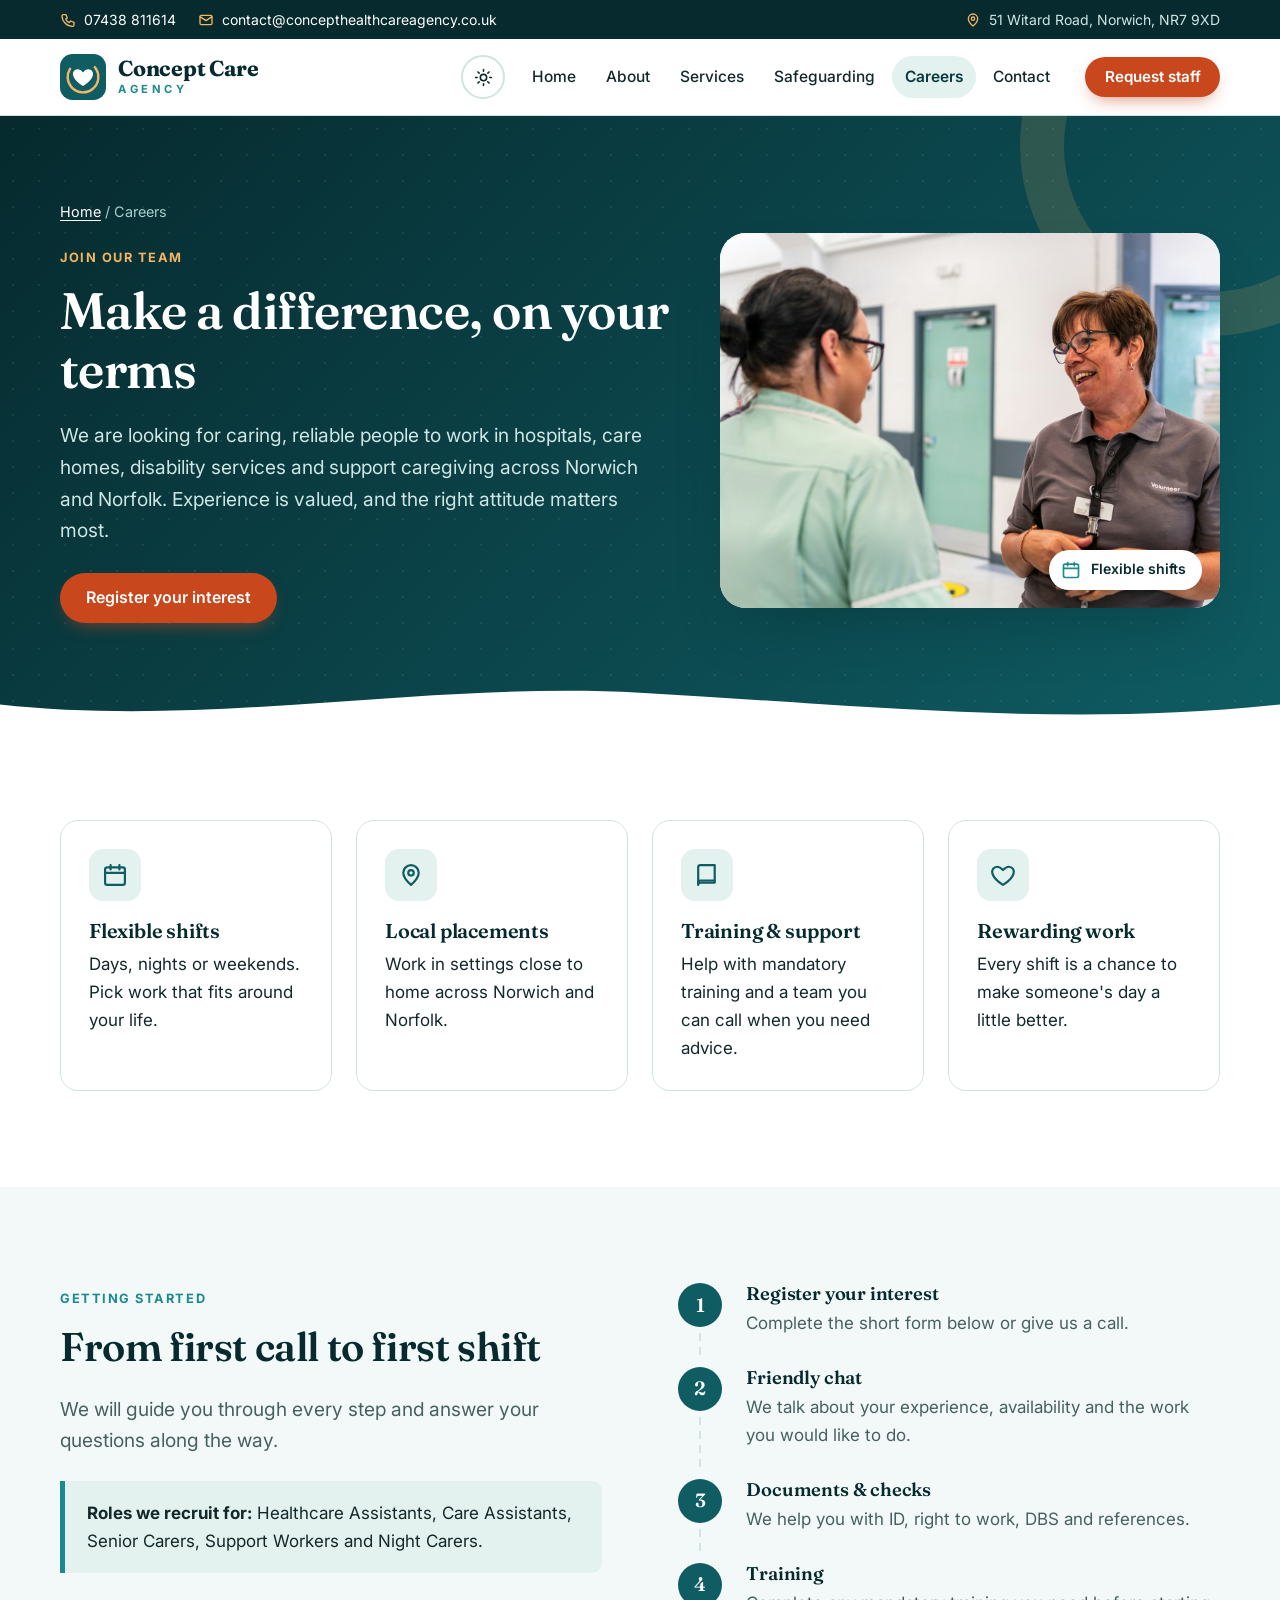
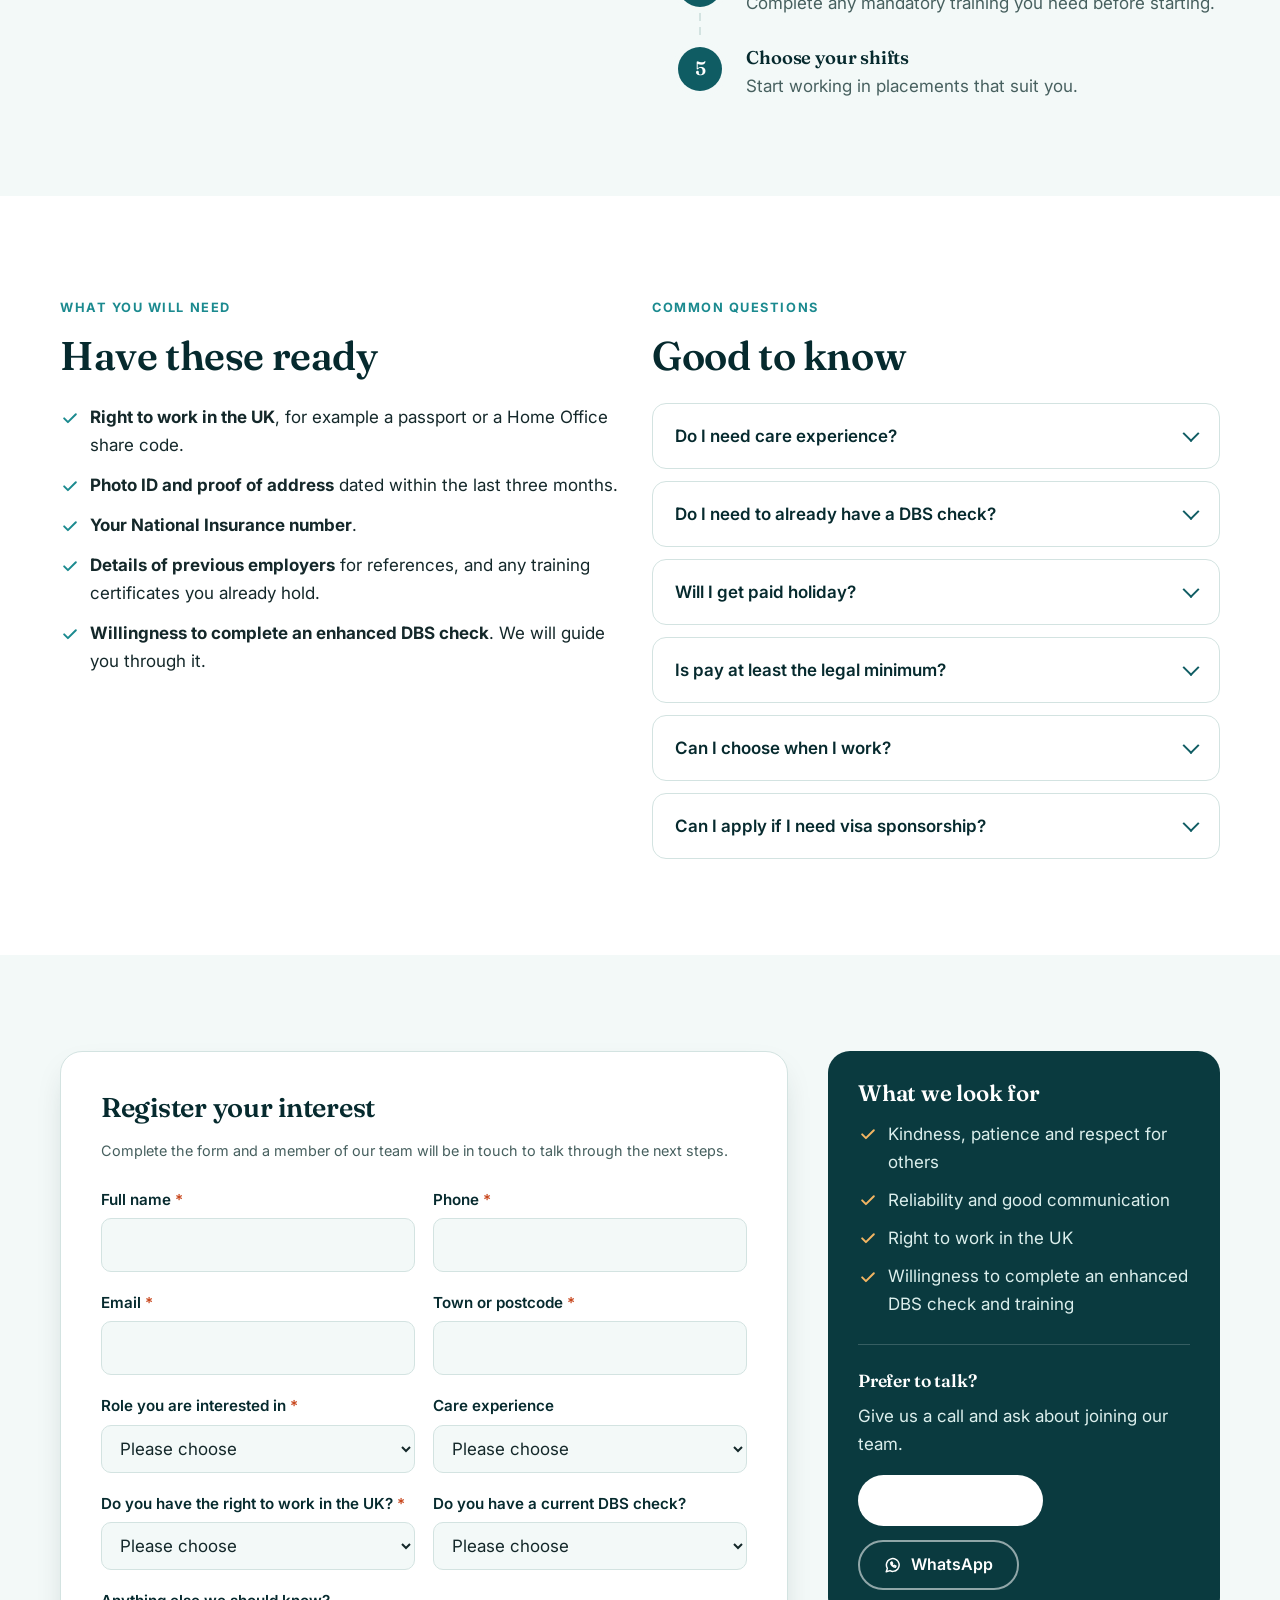
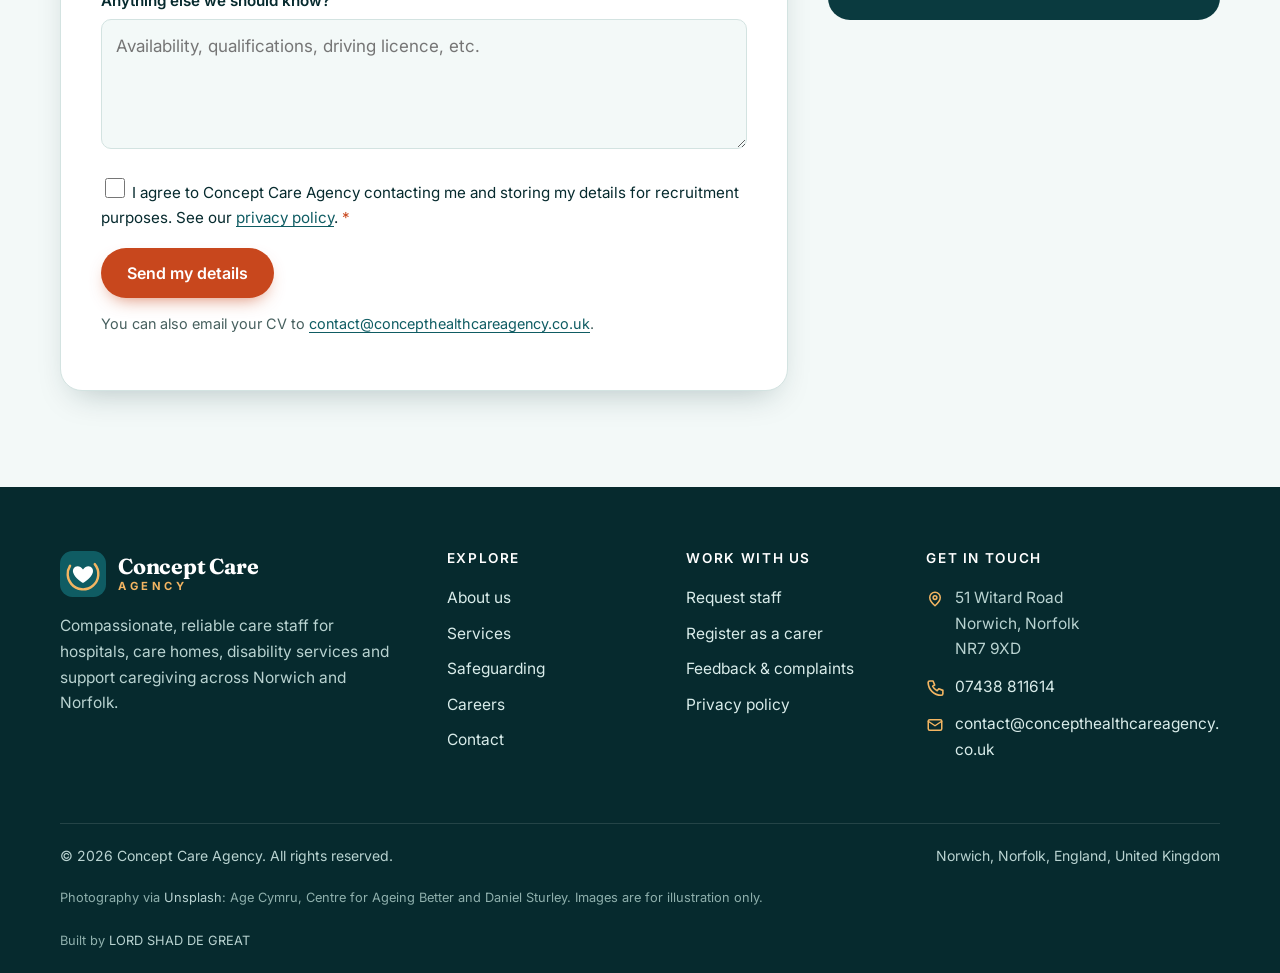
<file: careers.html>
<!DOCTYPE html>
<html lang="en-GB">
<head>
  <meta charset="utf-8">
  <script>
    // Apply a saved dark/light choice before first paint, so the page never flashes the wrong theme.
    // With nothing saved, the CSS alone follows the visitor's system setting.
    try {
      var ccaTheme = localStorage.getItem("cca-theme");
      if (ccaTheme === "dark" || ccaTheme === "light") document.documentElement.setAttribute("data-theme", ccaTheme);
    } catch (e) {}
    document.documentElement.className += " js";
  </script>
  <meta name="viewport" content="width=device-width, initial-scale=1">
  <title>Care Jobs in Norwich &amp; Norfolk | Careers at Concept Care Agency</title>
  <meta name="description" content="Join Concept Care Agency as a healthcare assistant, carer or support worker across hospitals, care homes, disability services and support caregiving in Norwich and Norfolk. Flexible shifts, a supportive team and rewarding work.">
  
  <meta name="theme-color" content="#0a3a3f">
  <link rel="canonical" href="https://www.concepthealthcareagency.co.uk/careers.html">
  <link rel="manifest" href="manifest.webmanifest">
  <link rel="apple-touch-icon" href="assets/logo.svg">
  <meta property="og:type" content="website">
  <meta property="og:locale" content="en_GB">
  <meta property="og:site_name" content="Concept Care Agency">
  <meta property="og:title" content="Care Jobs in Norwich &amp; Norfolk | Careers at Concept Care Agency">
  <meta property="og:description" content="Join Concept Care Agency as a healthcare assistant, carer or support worker across hospitals, care homes, disability services and support caregiving in Norwich and Norfolk. Flexible shifts, a supportive team and rewarding work.">
  <meta property="og:image" content="assets/photos/home-hero.jpg">
  <meta property="og:image:width" content="1600">
  <meta property="og:image:height" content="1067">
  <meta name="twitter:card" content="summary_large_image">
  <link rel="icon" href="assets/logo.svg" type="image/svg+xml">
  <link rel="preconnect" href="https://fonts.googleapis.com">
  <link rel="preconnect" href="https://fonts.gstatic.com" crossorigin>
  <link href="https://fonts.googleapis.com/css2?family=Fraunces:ital,opsz,wght@0,9..144,500;0,9..144,600;0,9..144,700;1,9..144,500&family=Inter:wght@400;500;600;700&display=swap" rel="stylesheet">
  <link rel="stylesheet" href="css/styles.css">
  <script type="application/ld+json">
  {
    "@context": "https://schema.org",
    "@type": "EmploymentAgency",
    "@id": "https://www.concepthealthcareagency.co.uk/#organization",
    "name": "Concept Care Agency",
    "description": "Care staffing agency supplying caregivers to hospitals, care homes, disability services and support caregiving placements in Norwich and Norfolk, England.",
    "url": "https://www.concepthealthcareagency.co.uk/",
    "logo": "https://www.concepthealthcareagency.co.uk/assets/logo.svg",
    "image": "https://www.concepthealthcareagency.co.uk/assets/photos/home-hero.jpg",
    "email": "contact@concepthealthcareagency.co.uk",
    "telephone": "+447438811614",
    "address": {
      "@type": "PostalAddress",
      "streetAddress": "51 Witard Road",
      "addressLocality": "Norwich",
      "addressRegion": "Norfolk",
      "postalCode": "NR7 9XD",
      "addressCountry": "GB"
    },
    "geo": { "@type": "GeoCoordinates", "latitude": 52.6415859, "longitude": 1.3370724 },
    "areaServed": [
      { "@type": "City", "name": "Norwich" },
      { "@type": "AdministrativeArea", "name": "Norfolk" }
    ],
    "knowsAbout": ["Hospital staffing", "Care home staffing", "Disability support", "Support caregiving"]
  }
  </script>
  <script type="application/ld+json">
{
  "@context": "https://schema.org",
  "@type": "BreadcrumbList",
  "itemListElement": [
    {
      "@type": "ListItem",
      "position": 1,
      "name": "Home",
      "item": "https://www.concepthealthcareagency.co.uk/"
    },
    {
      "@type": "ListItem",
      "position": 2,
      "name": "Careers",
      "item": "https://www.concepthealthcareagency.co.uk/careers.html"
    }
  ]
}
</script>

</head>
<body>
  <div class="scroll-progress" id="scroll-progress" aria-hidden="true"></div>
  <a class="skip-link" href="#main">Skip to main content</a>

  <div class="topbar">
    <div class="container">
      <div class="topbar-group">
        <a class="item" href="tel:+447438811614"><span class="icon i-phone" aria-hidden="true"></span>07438 811614</a>
        <a class="item" href="mailto:contact@concepthealthcareagency.co.uk"><span class="icon i-mail" aria-hidden="true"></span>contact@concepthealthcareagency.co.uk</a>
      </div>
      <div class="topbar-group">
        <span class="item"><span class="icon i-pin" aria-hidden="true"></span>51 Witard Road, Norwich, NR7 9XD</span>
      </div>
    </div>
  </div>

  <header class="site-header">
    <div class="container header-inner">
      <a class="brand" href="index.html" aria-label="Concept Care Agency, home">
        <img src="assets/logo.svg" width="46" height="46" alt="">
        <span class="brand-text"><strong>Concept Care</strong><small>Agency</small></span>
      </a>
      <div class="header-actions">
        <button class="theme-toggle" id="theme-toggle" type="button" aria-pressed="false" aria-label="Switch to dark mode">
          <span class="icon i-sun" aria-hidden="true"></span>
          <span class="icon i-moon" aria-hidden="true"></span>
        </button>
        <button class="nav-toggle" aria-expanded="false" aria-controls="site-nav"><span class="sr-only">Menu</span><span class="bars"></span></button>
        <nav id="site-nav" class="site-nav" aria-label="Main">
          <ul>
            <li><a href="index.html">Home</a></li>
            <li><a href="about.html">About</a></li>
            <li><a href="services.html">Services</a></li>
            <li><a href="safeguarding.html">Safeguarding</a></li>
            <li><a href="careers.html" aria-current="page">Careers</a></li>
            <li><a href="contact.html">Contact</a></li>
          </ul>
          <a class="btn btn-outline btn-sm nav-phone" href="tel:+447438811614"><span class="icon i-phone" aria-hidden="true"></span>07438 811614</a>
          <a class="btn btn-primary btn-sm" href="request-staff.html">Request staff</a>
        </nav>
      </div>
    </div>
  </header>

  <main id="main">
    <section class="page-hero">
      <div class="container page-hero-grid">
        <div>
          <p class="crumbs"><a href="index.html">Home</a> / Careers</p>
          <span class="eyebrow">Join our team</span>
          <h1>Make a difference, on your terms</h1>
          <p class="lead">We are looking for caring, reliable people to work in hospitals, care homes, disability services and support caregiving across Norwich and Norfolk. Experience is valued, and the right attitude matters most.</p>
          <p style="margin-top:26px"><a class="btn btn-primary" href="#apply">Register your interest</a></p>
        </div>
        <figure class="photo">
          <img src="assets/photos/careers-hospital.jpg" width="1600" height="1067" fetchpriority="high" alt="Two hospital colleagues sharing a laugh in a corridor">
          <span class="chip chip-br"><span class="icon i-calendar" aria-hidden="true"></span>Flexible shifts</span>
        </figure>
      </div>
      <svg class="wave-divider" viewBox="0 0 1440 60" preserveAspectRatio="none" aria-hidden="true"><path d="M0,32 C240,64 480,0 720,16 C960,32 1200,64 1440,32 L1440,60 L0,60 Z"/></svg>
    </section>

    <section class="section">
      <div class="container">
        <div class="grid grid-4">
          <article class="card reveal"><div class="badge"><span class="icon i-calendar" aria-hidden="true"></span></div><h3>Flexible shifts</h3><p>Days, nights or weekends. Pick work that fits around your life.</p></article>
          <article class="card reveal"><div class="badge"><span class="icon i-pin" aria-hidden="true"></span></div><h3>Local placements</h3><p>Work in settings close to home across Norwich and Norfolk.</p></article>
          <article class="card reveal"><div class="badge"><span class="icon i-book" aria-hidden="true"></span></div><h3>Training &amp; support</h3><p>Help with mandatory training and a team you can call when you need advice.</p></article>
          <article class="card reveal"><div class="badge"><span class="icon i-heart" aria-hidden="true"></span></div><h3>Rewarding work</h3><p>Every shift is a chance to make someone's day a little better.</p></article>
        </div>
      </div>
    </section>

    <section class="section section-tint">
      <div class="container split" style="align-items:start">
        <div>
          <span class="eyebrow">Getting started</span>
          <h2>From first call to first shift</h2>
          <p class="lead">We will guide you through every step and answer your questions along the way.</p>
          <div class="callout">
            <p><strong>Roles we recruit for:</strong> Healthcare Assistants, Care Assistants, Senior Carers, Support Workers and Night Carers.</p>
          </div>
        </div>
        <ol class="timeline">
          <li><h3>Register your interest</h3><p>Complete the short form below or give us a call.</p></li>
          <li><h3>Friendly chat</h3><p>We talk about your experience, availability and the work you would like to do.</p></li>
          <li><h3>Documents &amp; checks</h3><p>We help you with ID, right to work, DBS and references.</p></li>
          <li><h3>Training</h3><p>Complete any mandatory training you need before starting.</p></li>
          <li><h3>Choose your shifts</h3><p>Start working in placements that suit you.</p></li>
        </ol>
      </div>
    </section>

    <section class="section">
      <div class="container">
        <div class="grid grid-2" style="align-items:start">
          <div>
            <span class="eyebrow">What you will need</span>
            <h2>Have these ready</h2>
            <ul class="check-grid cols-1">
              <li><span class="icon i-check" aria-hidden="true"></span><span><strong>Right to work in the UK</strong>, for example a passport or a Home Office share code.</span></li>
              <li><span class="icon i-check" aria-hidden="true"></span><span><strong>Photo ID and proof of address</strong> dated within the last three months.</span></li>
              <li><span class="icon i-check" aria-hidden="true"></span><span><strong>Your National Insurance number</strong>.</span></li>
              <li><span class="icon i-check" aria-hidden="true"></span><span><strong>Details of previous employers</strong> for references, and any training certificates you already hold.</span></li>
              <li><span class="icon i-check" aria-hidden="true"></span><span><strong>Willingness to complete an enhanced DBS check</strong>. We will guide you through it.</span></li>
            </ul>
          </div>
          <div>
            <span class="eyebrow">Common questions</span>
            <h2>Good to know</h2>
            <div class="faq" style="max-width:none">
              <details><summary>Do I need care experience?</summary><div class="answer"><p>Experience is valued, but not always essential. If you are kind, reliable and willing to learn, get in touch and tell us about yourself.</p></div></details>
              <details><summary>Do I need to already have a DBS check?</summary><div class="answer"><p>No. We will arrange and guide you through the enhanced DBS check as part of joining us.</p></div></details>
              <details><summary>Will I get paid holiday?</summary><div class="answer"><p>Yes. Agency workers build up paid holiday in line with UK law. Ask us for details on how this works when we speak.</p></div></details>
              <details><summary>Is pay at least the legal minimum?</summary><div class="answer"><p>Always. Pay is at or above the National Minimum Wage or National Living Wage that applies to you. We will tell you the rate for each placement before you accept it.</p></div></details>
              <details><summary>Can I choose when I work?</summary><div class="answer"><p>Yes. You decide which shifts to accept, and we will match you with work that fits your availability.</p></div></details>
              <details><summary>Can I apply if I need visa sponsorship?</summary><div class="answer"><p>We can only place people who already have the right to work in the UK.</p></div></details>
            </div>
          </div>
        </div>
      </div>
    </section>

    <section class="section section-tint" id="apply">
      <div class="container form-wrap">
        <form class="form" data-mailto data-subject="Caregiver registration from website" action="mailto:contact@concepthealthcareagency.co.uk" method="post" enctype="text/plain">
          <h2 style="font-size:1.7rem">Register your interest</h2>
          <p class="form-note" style="margin-bottom:24px">Complete the form and a member of our team will be in touch to talk through the next steps.</p>
          <div class="form-row">
            <div class="field"><label for="fullname">Full name <span class="req">*</span></label><input type="text" id="fullname" name="fullname" required autocomplete="name"></div>
            <div class="field"><label for="cphone">Phone <span class="req">*</span></label><input type="tel" id="cphone" name="phone" required autocomplete="tel"></div>
          </div>
          <div class="form-row">
            <div class="field"><label for="cemail">Email <span class="req">*</span></label><input type="email" id="cemail" name="email" required autocomplete="email"></div>
            <div class="field"><label for="area">Town or postcode <span class="req">*</span></label><input type="text" id="area" name="area" required autocomplete="postal-code"></div>
          </div>
          <div class="form-row">
            <div class="field">
              <label for="role">Role you are interested in <span class="req">*</span></label>
              <select id="role" name="role" required>
                <option value="">Please choose</option>
                <option>Healthcare Assistant</option>
                <option>Care Assistant</option>
                <option>Senior Carer</option>
                <option>Support Worker</option>
                <option>Night / waking-night carer</option>
                <option>Not sure yet</option>
              </select>
            </div>
            <div class="field">
              <label for="exp">Care experience</label>
              <select id="exp" name="experience">
                <option value="">Please choose</option>
                <option>No experience yet</option>
                <option>Under 1 year</option>
                <option>1 to 3 years</option>
                <option>3+ years</option>
              </select>
            </div>
          </div>
          <div class="form-row">
            <div class="field">
              <label for="rtw">Do you have the right to work in the UK? <span class="req">*</span></label>
              <select id="rtw" name="right_to_work" required>
                <option value="">Please choose</option>
                <option>Yes</option>
                <option>No</option>
                <option>Not sure</option>
              </select>
            </div>
            <div class="field">
              <label for="dbs">Do you have a current DBS check?</label>
              <select id="dbs" name="dbs">
                <option value="">Please choose</option>
                <option>Yes</option>
                <option>No</option>
                <option>Not sure</option>
              </select>
            </div>
          </div>
          <div class="field"><label for="cmsg">Anything else we should know?</label><textarea id="cmsg" name="message" placeholder="Availability, qualifications, driving licence, etc."></textarea></div>
          <input class="hp" type="text" name="_gotcha" tabindex="-1" autocomplete="off" aria-hidden="true">
          <div class="field">
            <label class="check"><input type="checkbox" name="consent" required> <span>I agree to Concept Care Agency contacting me and storing my details for recruitment purposes. See our <a href="privacy.html">privacy policy</a>. <span class="req">*</span></span></label>
          </div>
          <button class="btn btn-primary" type="submit">Send my details</button>
          <p class="form-note" style="margin-top:14px">You can also email your CV to <a href="mailto:contact@concepthealthcareagency.co.uk">contact@concepthealthcareagency.co.uk</a>.</p>
          <div class="form-status" role="status" aria-live="polite"></div>
        </form>

        <aside class="side-card">
          <h2 style="font-size:1.4rem">What we look for</h2>
          <ul class="tick-inline">
            <li><span class="icon i-check" aria-hidden="true"></span>Kindness, patience and respect for others</li>
            <li><span class="icon i-check" aria-hidden="true"></span>Reliability and good communication</li>
            <li><span class="icon i-check" aria-hidden="true"></span>Right to work in the UK</li>
            <li><span class="icon i-check" aria-hidden="true"></span>Willingness to complete an enhanced DBS check and training</li>
          </ul>
          <hr>
          <h3 style="font-size:1.1rem">Prefer to talk?</h3>
          <p>Give us a call and ask about joining our team.</p>
          <div class="btn-row"><a class="btn btn-light" href="tel:+447438811614"><span class="icon i-phone" aria-hidden="true"></span>07438 811614</a><a class="btn btn-ghost-light" href="https://wa.me/447438811614"><span class="icon i-whatsapp" aria-hidden="true"></span>WhatsApp</a></div>
        </aside>
      </div>
    </section>

  </main>

  <footer class="site-footer">
    <div class="container">
      <div class="footer-grid">
        <div>
          <a class="brand" href="index.html"><img src="assets/logo.svg" width="46" height="46" alt=""><span class="brand-text"><strong>Concept Care</strong><small>Agency</small></span></a>
          <p>Compassionate, reliable care staff for hospitals, care homes, disability services and support caregiving across Norwich and Norfolk.</p>
        </div>
        <div>
          <h3>Explore</h3>
          <ul>
            <li><a href="about.html">About us</a></li>
            <li><a href="services.html">Services</a></li>
            <li><a href="safeguarding.html">Safeguarding</a></li>
            <li><a href="careers.html">Careers</a></li>
            <li><a href="contact.html">Contact</a></li>
          </ul>
        </div>
        <div>
          <h3>Work with us</h3>
          <ul>
            <li><a href="request-staff.html">Request staff</a></li>
            <li><a href="careers.html#apply">Register as a carer</a></li>
            <li><a href="contact.html#feedback">Feedback &amp; complaints</a></li>
            <li><a href="privacy.html">Privacy policy</a></li>
          </ul>
        </div>
        <div>
          <h3>Get in touch</h3>
          <div class="contact-line"><span class="icon i-pin" aria-hidden="true"></span><address>51 Witard Road<br>Norwich, Norfolk<br>NR7 9XD</address></div>
          <div class="contact-line"><span class="icon i-phone" aria-hidden="true"></span><a href="tel:+447438811614">07438 811614</a></div>
          <div class="contact-line"><span class="icon i-mail" aria-hidden="true"></span><a href="mailto:contact@concepthealthcareagency.co.uk">contact@concepthealthcareagency.co.uk</a></div>
        </div>
      </div>
            <div class="footer-bottom">
        <span>&copy; 2026 Concept Care Agency. All rights reserved.</span>
        <span>Norwich, Norfolk, England, United Kingdom</span>
      </div>
      <p class="photo-credit">Photography via <a href="https://unsplash.com" rel="noopener">Unsplash</a>: Age Cymru, Centre for Ageing Better and Daniel Sturley. Images are for illustration only.</p>
      <p class="photo-credit">Built by <a href="https://shadrach1-cpu.github.io/SHADRACH.DEV/" rel="noopener">LORD SHAD DE GREAT</a></p>
    </div>
  </footer>

  <div class="mobile-bar">
    <a class="btn btn-outline btn-sm" href="tel:+447438811614"><span class="icon i-phone" aria-hidden="true"></span>Call</a>
    <a class="btn btn-whatsapp btn-sm" href="https://wa.me/447438811614"><span class="icon i-whatsapp" aria-hidden="true"></span>WhatsApp</a>
    <a class="btn btn-primary btn-sm" href="request-staff.html">Request staff</a>
  </div>

  <button class="back-to-top" id="back-to-top" type="button" aria-label="Back to top">
    <span class="icon i-arrow-up" aria-hidden="true"></span>
  </button>

  <script src="js/config.js"></script>
  <script src="js/main.js"></script>
</body>
</html>
</file>
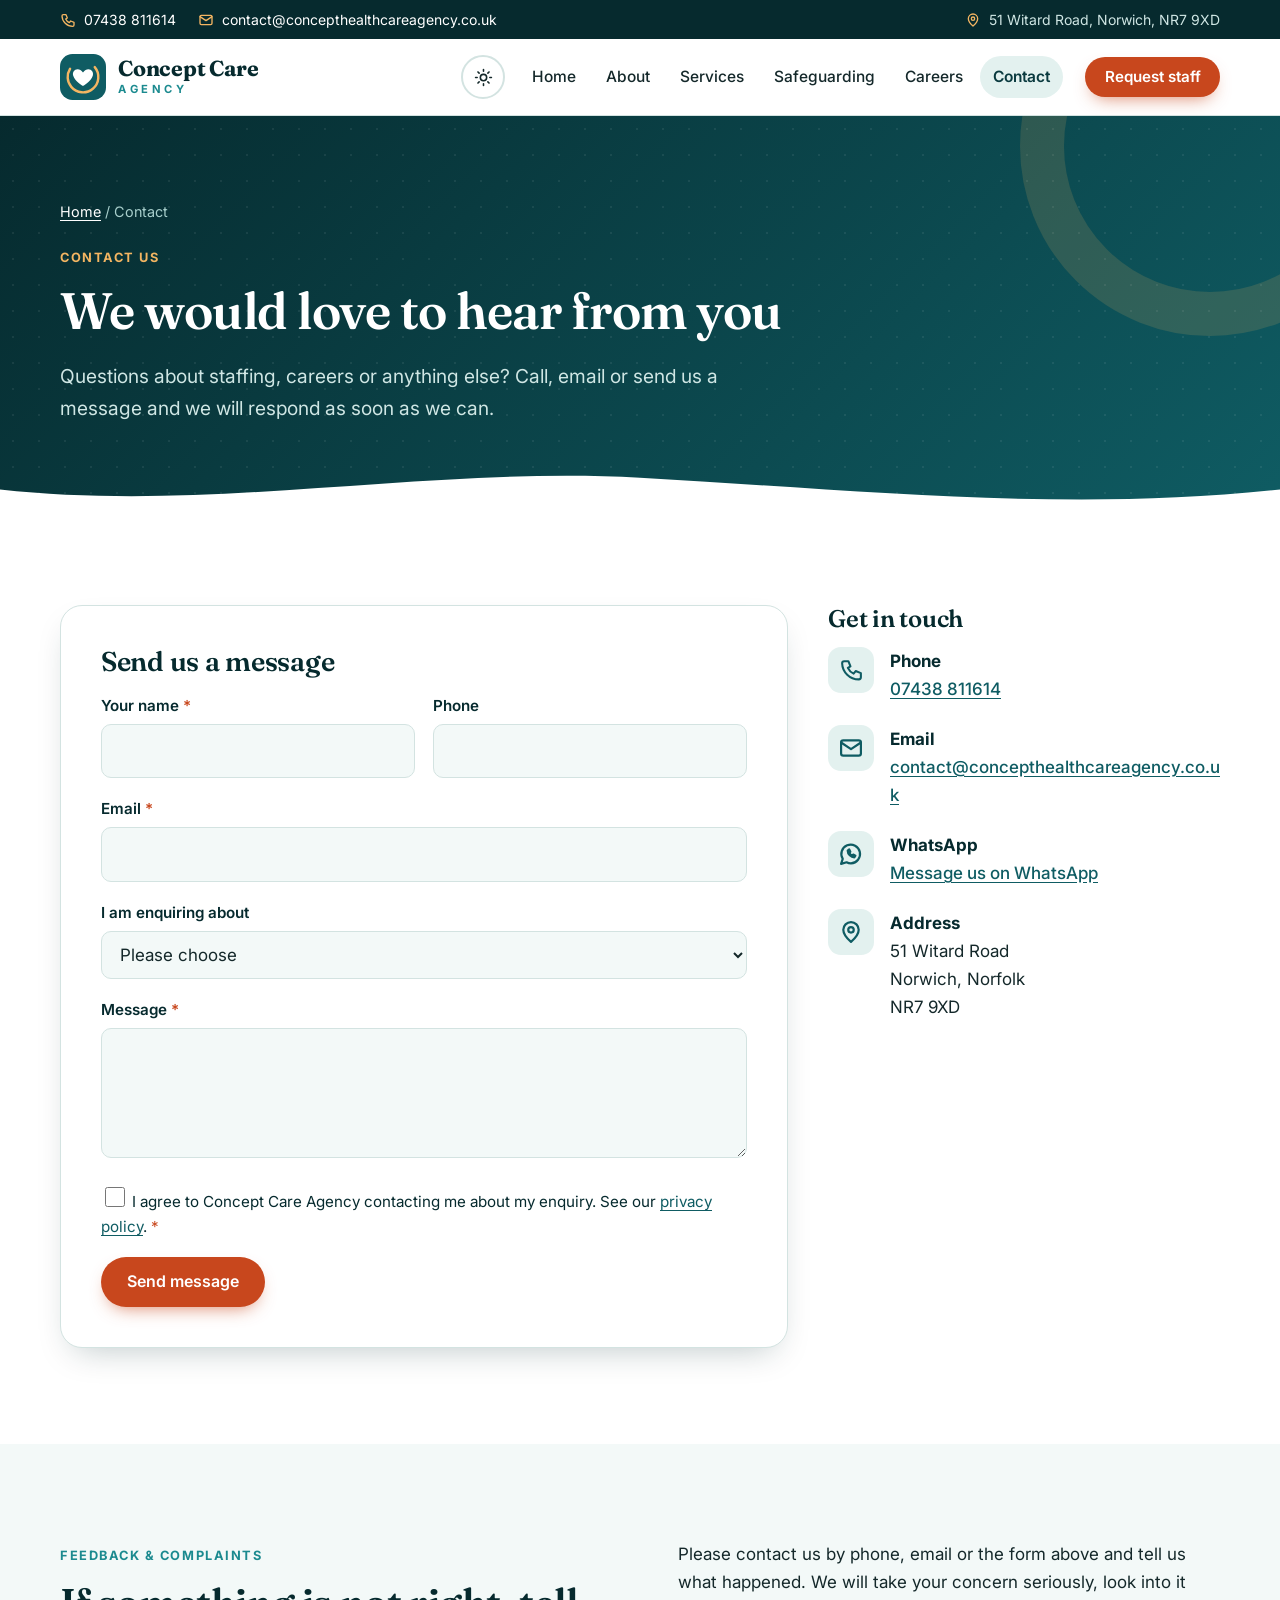
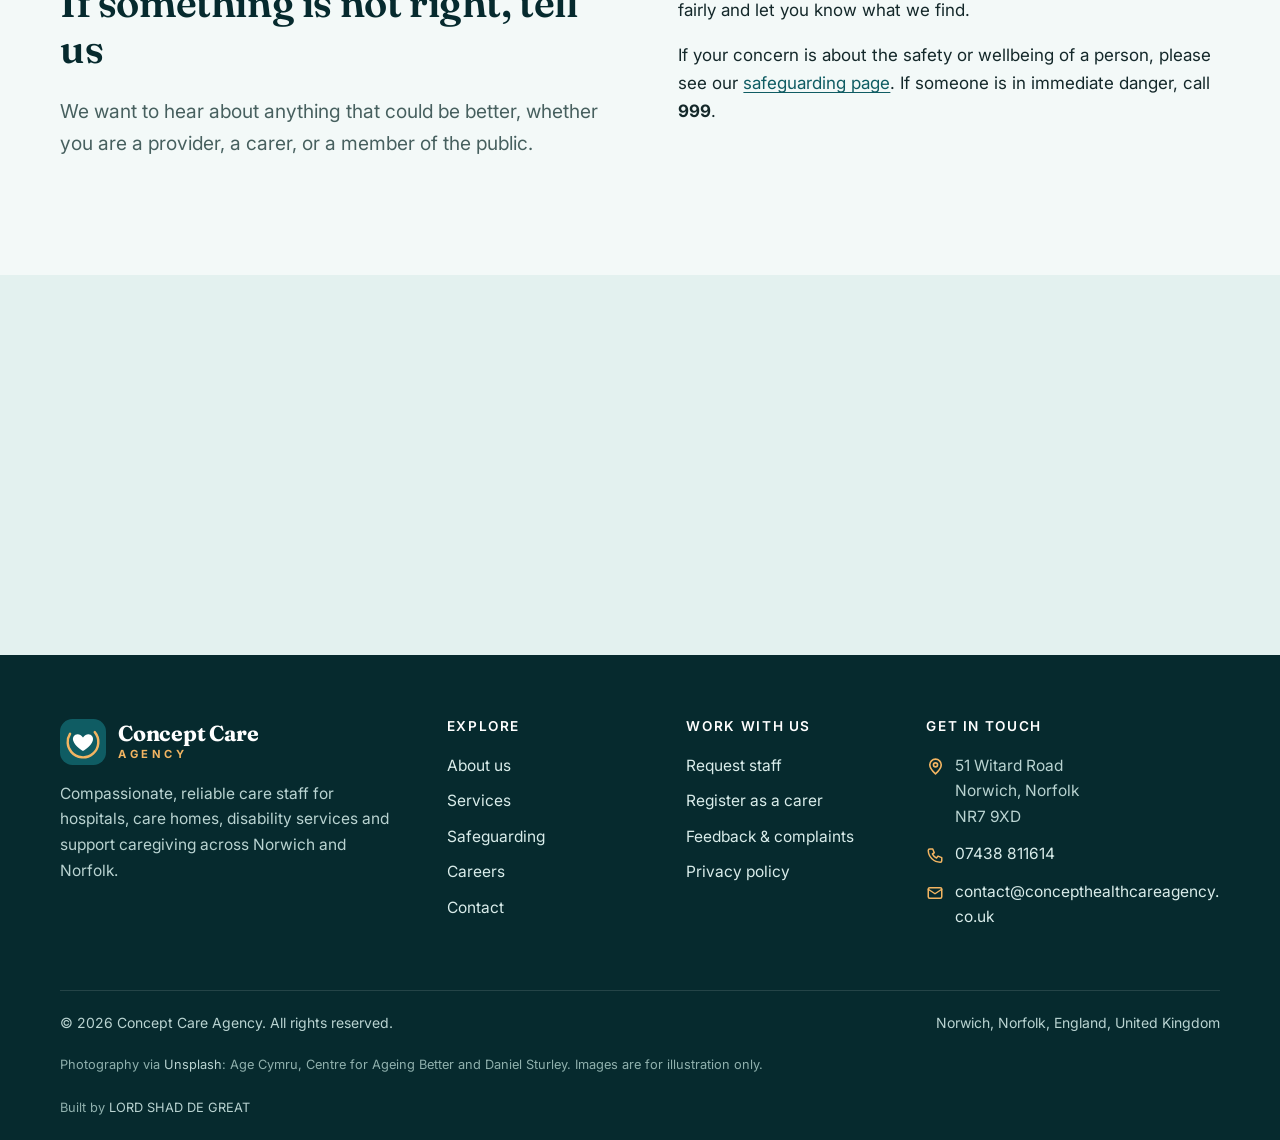
<file: contact.html>
<!DOCTYPE html>
<html lang="en-GB">
<head>
  <meta charset="utf-8">
  <script>
    // Apply a saved dark/light choice before first paint, so the page never flashes the wrong theme.
    // With nothing saved, the CSS alone follows the visitor's system setting.
    try {
      var ccaTheme = localStorage.getItem("cca-theme");
      if (ccaTheme === "dark" || ccaTheme === "light") document.documentElement.setAttribute("data-theme", ccaTheme);
    } catch (e) {}
    document.documentElement.className += " js";
  </script>
  <meta name="viewport" content="width=device-width, initial-scale=1">
  <title>Contact Us | Concept Care Agency, Norwich</title>
  <meta name="description" content="Contact Concept Care Agency at 51 Witard Road, Norwich NR7 9XD. Call 07438 811614 or email contact@concepthealthcareagency.co.uk.">
  
  <meta name="theme-color" content="#0a3a3f">
  <link rel="canonical" href="https://www.concepthealthcareagency.co.uk/contact.html">
  <link rel="manifest" href="manifest.webmanifest">
  <link rel="apple-touch-icon" href="assets/logo.svg">
  <meta property="og:type" content="website">
  <meta property="og:locale" content="en_GB">
  <meta property="og:site_name" content="Concept Care Agency">
  <meta property="og:title" content="Contact Us | Concept Care Agency, Norwich">
  <meta property="og:description" content="Contact Concept Care Agency at 51 Witard Road, Norwich NR7 9XD. Call 07438 811614 or email contact@concepthealthcareagency.co.uk.">
  <meta property="og:image" content="assets/photos/home-hero.jpg">
  <meta property="og:image:width" content="1600">
  <meta property="og:image:height" content="1067">
  <meta name="twitter:card" content="summary_large_image">
  <link rel="icon" href="assets/logo.svg" type="image/svg+xml">
  <link rel="preconnect" href="https://fonts.googleapis.com">
  <link rel="preconnect" href="https://fonts.gstatic.com" crossorigin>
  <link href="https://fonts.googleapis.com/css2?family=Fraunces:ital,opsz,wght@0,9..144,500;0,9..144,600;0,9..144,700;1,9..144,500&family=Inter:wght@400;500;600;700&display=swap" rel="stylesheet">
  <link rel="stylesheet" href="css/styles.css">
  <script type="application/ld+json">
  {
    "@context": "https://schema.org",
    "@type": "EmploymentAgency",
    "@id": "https://www.concepthealthcareagency.co.uk/#organization",
    "name": "Concept Care Agency",
    "description": "Care staffing agency supplying caregivers to hospitals, care homes, disability services and support caregiving placements in Norwich and Norfolk, England.",
    "url": "https://www.concepthealthcareagency.co.uk/",
    "logo": "https://www.concepthealthcareagency.co.uk/assets/logo.svg",
    "image": "https://www.concepthealthcareagency.co.uk/assets/photos/home-hero.jpg",
    "email": "contact@concepthealthcareagency.co.uk",
    "telephone": "+447438811614",
    "address": {
      "@type": "PostalAddress",
      "streetAddress": "51 Witard Road",
      "addressLocality": "Norwich",
      "addressRegion": "Norfolk",
      "postalCode": "NR7 9XD",
      "addressCountry": "GB"
    },
    "geo": { "@type": "GeoCoordinates", "latitude": 52.6415859, "longitude": 1.3370724 },
    "areaServed": [
      { "@type": "City", "name": "Norwich" },
      { "@type": "AdministrativeArea", "name": "Norfolk" }
    ],
    "knowsAbout": ["Hospital staffing", "Care home staffing", "Disability support", "Support caregiving"]
  }
  </script>
  <script type="application/ld+json">
{
  "@context": "https://schema.org",
  "@type": "BreadcrumbList",
  "itemListElement": [
    {
      "@type": "ListItem",
      "position": 1,
      "name": "Home",
      "item": "https://www.concepthealthcareagency.co.uk/"
    },
    {
      "@type": "ListItem",
      "position": 2,
      "name": "Contact",
      "item": "https://www.concepthealthcareagency.co.uk/contact.html"
    }
  ]
}
</script>

</head>
<body>
  <div class="scroll-progress" id="scroll-progress" aria-hidden="true"></div>
  <a class="skip-link" href="#main">Skip to main content</a>

  <div class="topbar">
    <div class="container">
      <div class="topbar-group">
        <a class="item" href="tel:+447438811614"><span class="icon i-phone" aria-hidden="true"></span>07438 811614</a>
        <a class="item" href="mailto:contact@concepthealthcareagency.co.uk"><span class="icon i-mail" aria-hidden="true"></span>contact@concepthealthcareagency.co.uk</a>
      </div>
      <div class="topbar-group">
        <span class="item"><span class="icon i-pin" aria-hidden="true"></span>51 Witard Road, Norwich, NR7 9XD</span>
      </div>
    </div>
  </div>

  <header class="site-header">
    <div class="container header-inner">
      <a class="brand" href="index.html" aria-label="Concept Care Agency, home">
        <img src="assets/logo.svg" width="46" height="46" alt="">
        <span class="brand-text"><strong>Concept Care</strong><small>Agency</small></span>
      </a>
      <div class="header-actions">
        <button class="theme-toggle" id="theme-toggle" type="button" aria-pressed="false" aria-label="Switch to dark mode">
          <span class="icon i-sun" aria-hidden="true"></span>
          <span class="icon i-moon" aria-hidden="true"></span>
        </button>
        <button class="nav-toggle" aria-expanded="false" aria-controls="site-nav"><span class="sr-only">Menu</span><span class="bars"></span></button>
        <nav id="site-nav" class="site-nav" aria-label="Main">
          <ul>
            <li><a href="index.html">Home</a></li>
            <li><a href="about.html">About</a></li>
            <li><a href="services.html">Services</a></li>
            <li><a href="safeguarding.html">Safeguarding</a></li>
            <li><a href="careers.html">Careers</a></li>
            <li><a href="contact.html" aria-current="page">Contact</a></li>
          </ul>
          <a class="btn btn-outline btn-sm nav-phone" href="tel:+447438811614"><span class="icon i-phone" aria-hidden="true"></span>07438 811614</a>
          <a class="btn btn-primary btn-sm" href="request-staff.html">Request staff</a>
        </nav>
      </div>
    </div>
  </header>

  <main id="main">
    <section class="page-hero">
      <div class="container">
        <p class="crumbs"><a href="index.html">Home</a> / Contact</p>
        <span class="eyebrow">Contact us</span>
        <h1>We would love to hear from you</h1>
        <p class="lead">Questions about staffing, careers or anything else? Call, email or send us a message and we will respond as soon as we can.</p>
      </div>
      <svg class="wave-divider" viewBox="0 0 1440 60" preserveAspectRatio="none" aria-hidden="true"><path d="M0,32 C240,64 480,0 720,16 C960,32 1200,64 1440,32 L1440,60 L0,60 Z"/></svg>
    </section>

    <section class="section">
      <div class="container form-wrap">
        <form class="form" data-mailto data-subject="Website enquiry" action="mailto:contact@concepthealthcareagency.co.uk" method="post" enctype="text/plain">
          <h2 style="font-size:1.7rem">Send us a message</h2>
          <div class="form-row">
            <div class="field"><label for="n">Your name <span class="req">*</span></label><input type="text" id="n" name="name" required autocomplete="name"></div>
            <div class="field"><label for="p">Phone</label><input type="tel" id="p" name="phone" autocomplete="tel"></div>
          </div>
          <div class="field"><label for="e">Email <span class="req">*</span></label><input type="email" id="e" name="email" required autocomplete="email"></div>
          <div class="field">
            <label for="topic">I am enquiring about</label>
            <select id="topic" name="topic">
              <option value="">Please choose</option>
              <option>Requesting staff</option>
              <option>Working as a carer</option>
              <option>Feedback or a complaint</option>
              <option>Something else</option>
            </select>
          </div>
          <div class="field"><label for="m">Message <span class="req">*</span></label><textarea id="m" name="message" required></textarea></div>
          <input class="hp" type="text" name="_gotcha" tabindex="-1" autocomplete="off" aria-hidden="true">
          <div class="field">
            <label class="check"><input type="checkbox" name="consent" required> <span>I agree to Concept Care Agency contacting me about my enquiry. See our <a href="privacy.html">privacy policy</a>. <span class="req">*</span></span></label>
          </div>
          <button class="btn btn-primary" type="submit">Send message</button>
          <div class="form-status" role="status" aria-live="polite"></div>
        </form>

        <aside>
          <h2 style="font-size:1.5rem">Get in touch</h2>
          <ul class="contact-list">
            <li><span class="badge"><span class="icon i-phone" aria-hidden="true"></span></span><div><strong>Phone</strong><a href="tel:+447438811614">07438 811614</a></div></li>
            <li><span class="badge"><span class="icon i-mail" aria-hidden="true"></span></span><div><strong>Email</strong><a href="mailto:contact@concepthealthcareagency.co.uk" style="overflow-wrap:anywhere">contact@concepthealthcareagency.co.uk</a></div></li>
            <li><span class="badge"><span class="icon i-whatsapp" aria-hidden="true"></span></span><div><strong>WhatsApp</strong><a href="https://wa.me/447438811614">Message us on WhatsApp</a></div></li>
            <li><span class="badge"><span class="icon i-pin" aria-hidden="true"></span></span><div><strong>Address</strong>51 Witard Road<br>Norwich, Norfolk<br>NR7 9XD</div></li>
          </ul>
        </aside>
      </div>
    </section>

    <section class="section section-tint" id="feedback">
      <div class="container split" style="align-items:start">
        <div>
          <span class="eyebrow">Feedback &amp; complaints</span>
          <h2>If something is not right, tell us</h2>
          <p class="lead">We want to hear about anything that could be better, whether you are a provider, a carer, or a member of the public.</p>
        </div>
        <div>
          <p>Please contact us by phone, email or the form above and tell us what happened. We will take your concern seriously, look into it fairly and let you know what we find.</p>
          <p>If your concern is about the safety or wellbeing of a person, please see our <a href="safeguarding.html">safeguarding page</a>. If someone is in immediate danger, call <strong>999</strong>.</p>
        </div>
      </div>
    </section>

    <section aria-label="Map">
      <iframe class="map" title="Map showing 51 Witard Road, Norwich NR7 9XD" loading="lazy" referrerpolicy="no-referrer-when-downgrade" src="https://maps.google.com/maps?q=51+Witard+Road,+Norwich,+NR7+9XD&amp;output=embed"></iframe>
    </section>

  </main>

  <footer class="site-footer">
    <div class="container">
      <div class="footer-grid">
        <div>
          <a class="brand" href="index.html"><img src="assets/logo.svg" width="46" height="46" alt=""><span class="brand-text"><strong>Concept Care</strong><small>Agency</small></span></a>
          <p>Compassionate, reliable care staff for hospitals, care homes, disability services and support caregiving across Norwich and Norfolk.</p>
        </div>
        <div>
          <h3>Explore</h3>
          <ul>
            <li><a href="about.html">About us</a></li>
            <li><a href="services.html">Services</a></li>
            <li><a href="safeguarding.html">Safeguarding</a></li>
            <li><a href="careers.html">Careers</a></li>
            <li><a href="contact.html">Contact</a></li>
          </ul>
        </div>
        <div>
          <h3>Work with us</h3>
          <ul>
            <li><a href="request-staff.html">Request staff</a></li>
            <li><a href="careers.html#apply">Register as a carer</a></li>
            <li><a href="contact.html#feedback">Feedback &amp; complaints</a></li>
            <li><a href="privacy.html">Privacy policy</a></li>
          </ul>
        </div>
        <div>
          <h3>Get in touch</h3>
          <div class="contact-line"><span class="icon i-pin" aria-hidden="true"></span><address>51 Witard Road<br>Norwich, Norfolk<br>NR7 9XD</address></div>
          <div class="contact-line"><span class="icon i-phone" aria-hidden="true"></span><a href="tel:+447438811614">07438 811614</a></div>
          <div class="contact-line"><span class="icon i-mail" aria-hidden="true"></span><a href="mailto:contact@concepthealthcareagency.co.uk">contact@concepthealthcareagency.co.uk</a></div>
        </div>
      </div>
            <div class="footer-bottom">
        <span>&copy; 2026 Concept Care Agency. All rights reserved.</span>
        <span>Norwich, Norfolk, England, United Kingdom</span>
      </div>
      <p class="photo-credit">Photography via <a href="https://unsplash.com" rel="noopener">Unsplash</a>: Age Cymru, Centre for Ageing Better and Daniel Sturley. Images are for illustration only.</p>
      <p class="photo-credit">Built by <a href="https://shadrach1-cpu.github.io/SHADRACH.DEV/" rel="noopener">LORD SHAD DE GREAT</a></p>
    </div>
  </footer>

  <div class="mobile-bar">
    <a class="btn btn-outline btn-sm" href="tel:+447438811614"><span class="icon i-phone" aria-hidden="true"></span>Call</a>
    <a class="btn btn-whatsapp btn-sm" href="https://wa.me/447438811614"><span class="icon i-whatsapp" aria-hidden="true"></span>WhatsApp</a>
    <a class="btn btn-primary btn-sm" href="request-staff.html">Request staff</a>
  </div>

  <button class="back-to-top" id="back-to-top" type="button" aria-label="Back to top">
    <span class="icon i-arrow-up" aria-hidden="true"></span>
  </button>

  <script src="js/config.js"></script>
  <script src="js/main.js"></script>
</body>
</html>
</file>
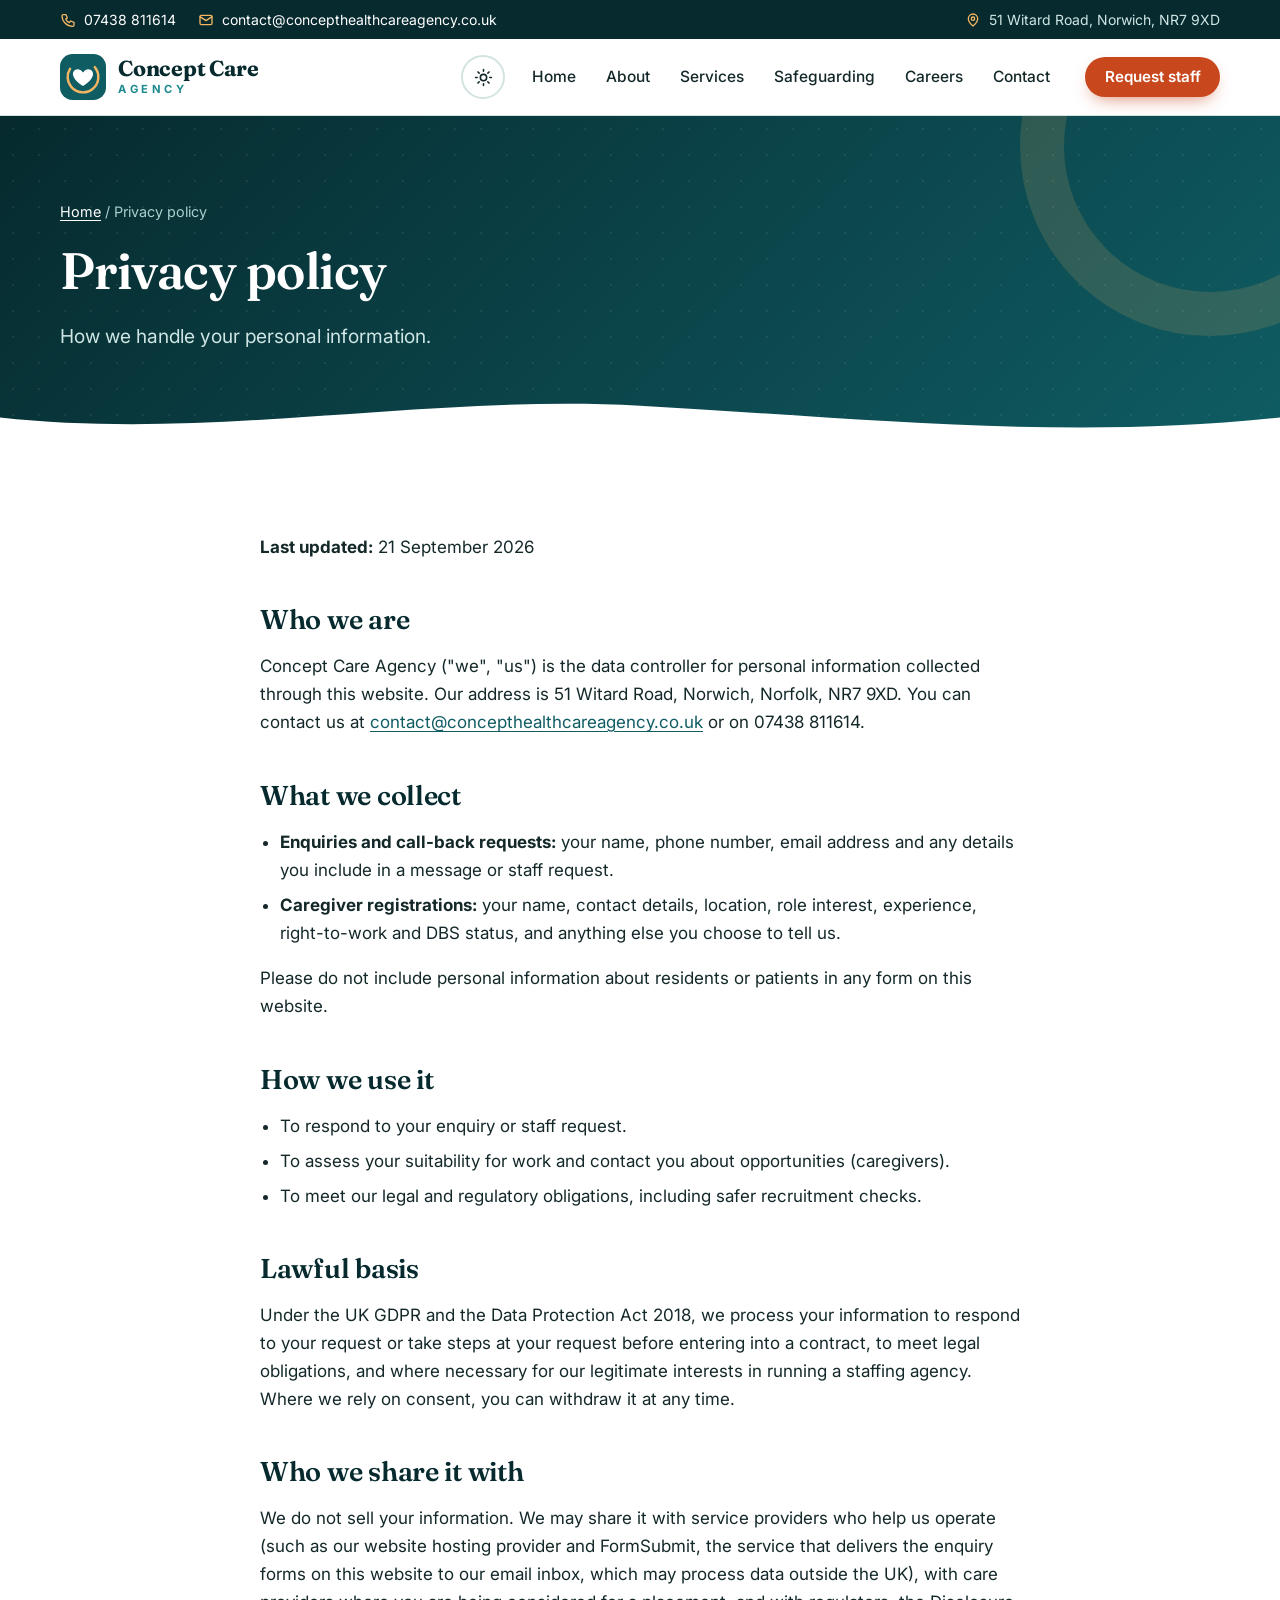
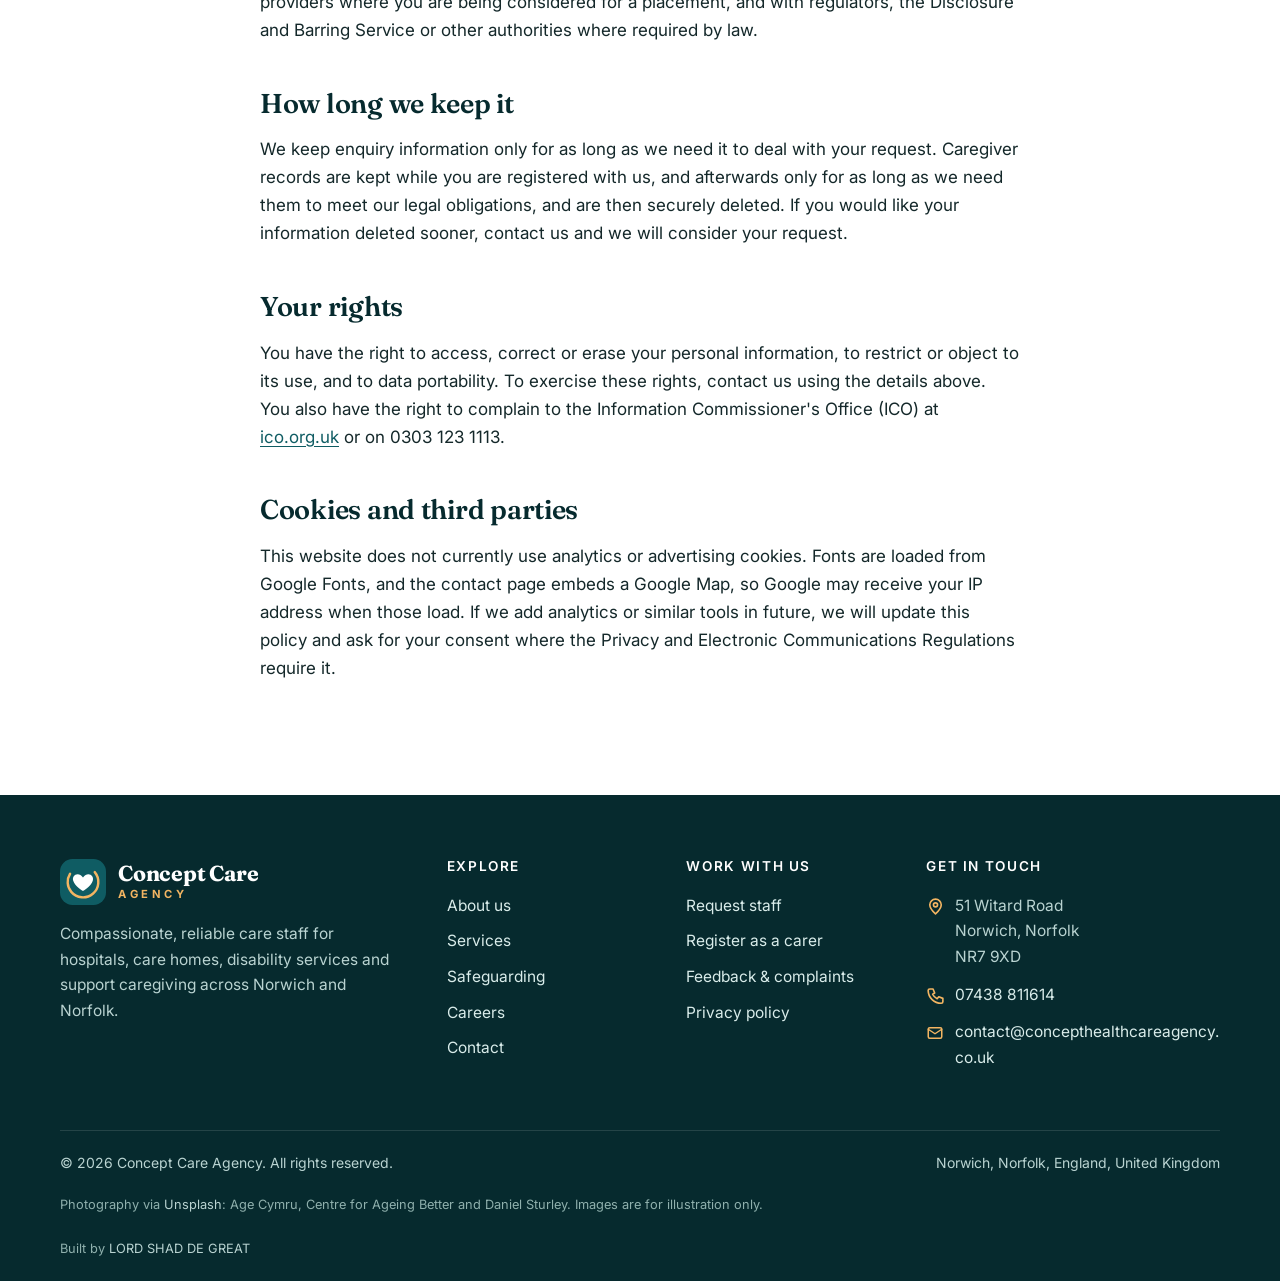
<file: privacy.html>
<!DOCTYPE html>
<html lang="en-GB">
<head>
  <meta charset="utf-8">
  <script>
    // Apply a saved dark/light choice before first paint, so the page never flashes the wrong theme.
    // With nothing saved, the CSS alone follows the visitor's system setting.
    try {
      var ccaTheme = localStorage.getItem("cca-theme");
      if (ccaTheme === "dark" || ccaTheme === "light") document.documentElement.setAttribute("data-theme", ccaTheme);
    } catch (e) {}
    document.documentElement.className += " js";
  </script>
  <meta name="viewport" content="width=device-width, initial-scale=1">
  <title>Privacy Policy | Concept Care Agency</title>
  <meta name="description" content="How Concept Care Agency collects, uses and protects your personal information under UK data protection law.">
  <meta name="robots" content="noindex">
  <meta name="theme-color" content="#0a3a3f">
  <link rel="canonical" href="https://www.concepthealthcareagency.co.uk/privacy.html">
  <link rel="manifest" href="manifest.webmanifest">
  <link rel="apple-touch-icon" href="assets/logo.svg">
  <meta property="og:type" content="website">
  <meta property="og:locale" content="en_GB">
  <meta property="og:site_name" content="Concept Care Agency">
  <meta property="og:title" content="Privacy Policy | Concept Care Agency">
  <meta property="og:description" content="How Concept Care Agency collects, uses and protects your personal information under UK data protection law.">
  <meta property="og:image" content="assets/photos/home-hero.jpg">
  <meta property="og:image:width" content="1600">
  <meta property="og:image:height" content="1067">
  <meta name="twitter:card" content="summary_large_image">
  <link rel="icon" href="assets/logo.svg" type="image/svg+xml">
  <link rel="preconnect" href="https://fonts.googleapis.com">
  <link rel="preconnect" href="https://fonts.gstatic.com" crossorigin>
  <link href="https://fonts.googleapis.com/css2?family=Fraunces:ital,opsz,wght@0,9..144,500;0,9..144,600;0,9..144,700;1,9..144,500&family=Inter:wght@400;500;600;700&display=swap" rel="stylesheet">
  <link rel="stylesheet" href="css/styles.css">
  <script type="application/ld+json">
  {
    "@context": "https://schema.org",
    "@type": "EmploymentAgency",
    "@id": "https://www.concepthealthcareagency.co.uk/#organization",
    "name": "Concept Care Agency",
    "description": "Care staffing agency supplying caregivers to hospitals, care homes, disability services and support caregiving placements in Norwich and Norfolk, England.",
    "url": "https://www.concepthealthcareagency.co.uk/",
    "logo": "https://www.concepthealthcareagency.co.uk/assets/logo.svg",
    "image": "https://www.concepthealthcareagency.co.uk/assets/photos/home-hero.jpg",
    "email": "contact@concepthealthcareagency.co.uk",
    "telephone": "+447438811614",
    "address": {
      "@type": "PostalAddress",
      "streetAddress": "51 Witard Road",
      "addressLocality": "Norwich",
      "addressRegion": "Norfolk",
      "postalCode": "NR7 9XD",
      "addressCountry": "GB"
    },
    "geo": { "@type": "GeoCoordinates", "latitude": 52.6415859, "longitude": 1.3370724 },
    "areaServed": [
      { "@type": "City", "name": "Norwich" },
      { "@type": "AdministrativeArea", "name": "Norfolk" }
    ],
    "knowsAbout": ["Hospital staffing", "Care home staffing", "Disability support", "Support caregiving"]
  }
  </script>
  <script type="application/ld+json">
{
  "@context": "https://schema.org",
  "@type": "BreadcrumbList",
  "itemListElement": [
    {
      "@type": "ListItem",
      "position": 1,
      "name": "Home",
      "item": "https://www.concepthealthcareagency.co.uk/"
    },
    {
      "@type": "ListItem",
      "position": 2,
      "name": "Privacy policy",
      "item": "https://www.concepthealthcareagency.co.uk/privacy.html"
    }
  ]
}
</script>

</head>
<body>
  <div class="scroll-progress" id="scroll-progress" aria-hidden="true"></div>
  <a class="skip-link" href="#main">Skip to main content</a>

  <div class="topbar">
    <div class="container">
      <div class="topbar-group">
        <a class="item" href="tel:+447438811614"><span class="icon i-phone" aria-hidden="true"></span>07438 811614</a>
        <a class="item" href="mailto:contact@concepthealthcareagency.co.uk"><span class="icon i-mail" aria-hidden="true"></span>contact@concepthealthcareagency.co.uk</a>
      </div>
      <div class="topbar-group">
        <span class="item"><span class="icon i-pin" aria-hidden="true"></span>51 Witard Road, Norwich, NR7 9XD</span>
      </div>
    </div>
  </div>

  <header class="site-header">
    <div class="container header-inner">
      <a class="brand" href="index.html" aria-label="Concept Care Agency, home">
        <img src="assets/logo.svg" width="46" height="46" alt="">
        <span class="brand-text"><strong>Concept Care</strong><small>Agency</small></span>
      </a>
      <div class="header-actions">
        <button class="theme-toggle" id="theme-toggle" type="button" aria-pressed="false" aria-label="Switch to dark mode">
          <span class="icon i-sun" aria-hidden="true"></span>
          <span class="icon i-moon" aria-hidden="true"></span>
        </button>
        <button class="nav-toggle" aria-expanded="false" aria-controls="site-nav"><span class="sr-only">Menu</span><span class="bars"></span></button>
        <nav id="site-nav" class="site-nav" aria-label="Main">
          <ul>
            <li><a href="index.html">Home</a></li>
            <li><a href="about.html">About</a></li>
            <li><a href="services.html">Services</a></li>
            <li><a href="safeguarding.html">Safeguarding</a></li>
            <li><a href="careers.html">Careers</a></li>
            <li><a href="contact.html">Contact</a></li>
          </ul>
          <a class="btn btn-outline btn-sm nav-phone" href="tel:+447438811614"><span class="icon i-phone" aria-hidden="true"></span>07438 811614</a>
          <a class="btn btn-primary btn-sm" href="request-staff.html">Request staff</a>
        </nav>
      </div>
    </div>
  </header>

  <main id="main">
    <section class="page-hero">
      <div class="container">
        <p class="crumbs"><a href="index.html">Home</a> / Privacy policy</p>
        <h1>Privacy policy</h1>
        <p class="lead">How we handle your personal information.</p>
      </div>
      <svg class="wave-divider" viewBox="0 0 1440 60" preserveAspectRatio="none" aria-hidden="true"><path d="M0,32 C240,64 480,0 720,16 C960,32 1200,64 1440,32 L1440,60 L0,60 Z"/></svg>
    </section>

    <section class="section">
      <div class="container prose">
                <p><strong>Last updated:</strong> 21 September 2026</p>

        <h2>Who we are</h2>
        <p>Concept Care Agency ("we", "us") is the data controller for personal information collected through this website. Our address is 51 Witard Road, Norwich, Norfolk, NR7 9XD. You can contact us at <a href="mailto:contact@concepthealthcareagency.co.uk">contact@concepthealthcareagency.co.uk</a> or on 07438 811614.</p>

        <h2>What we collect</h2>
        <ul>
          <li><strong>Enquiries and call-back requests:</strong> your name, phone number, email address and any details you include in a message or staff request.</li>
          <li><strong>Caregiver registrations:</strong> your name, contact details, location, role interest, experience, right-to-work and DBS status, and anything else you choose to tell us.</li>
        </ul>
        <p>Please do not include personal information about residents or patients in any form on this website.</p>

        <h2>How we use it</h2>
        <ul>
          <li>To respond to your enquiry or staff request.</li>
          <li>To assess your suitability for work and contact you about opportunities (caregivers).</li>
          <li>To meet our legal and regulatory obligations, including safer recruitment checks.</li>
        </ul>

        <h2>Lawful basis</h2>
        <p>Under the UK GDPR and the Data Protection Act 2018, we process your information to respond to your request or take steps at your request before entering into a contract, to meet legal obligations, and where necessary for our legitimate interests in running a staffing agency. Where we rely on consent, you can withdraw it at any time.</p>

        <h2>Who we share it with</h2>
        <p>We do not sell your information. We may share it with service providers who help us operate (such as our website hosting provider and FormSubmit, the service that delivers the enquiry forms on this website to our email inbox, which may process data outside the UK), with care providers where you are being considered for a placement, and with regulators, the Disclosure and Barring Service or other authorities where required by law.</p>

        <h2>How long we keep it</h2>
        <p>We keep enquiry information only for as long as we need it to deal with your request. Caregiver records are kept while you are registered with us, and afterwards only for as long as we need them to meet our legal obligations, and are then securely deleted. If you would like your information deleted sooner, contact us and we will consider your request.</p>

        <h2>Your rights</h2>
        <p>You have the right to access, correct or erase your personal information, to restrict or object to its use, and to data portability. To exercise these rights, contact us using the details above. You also have the right to complain to the Information Commissioner's Office (ICO) at <a href="https://ico.org.uk" rel="noopener">ico.org.uk</a> or on 0303 123 1113.</p>

        <h2>Cookies and third parties</h2>
        <p>This website does not currently use analytics or advertising cookies. Fonts are loaded from Google Fonts, and the contact page embeds a Google Map, so Google may receive your IP address when those load. If we add analytics or similar tools in future, we will update this policy and ask for your consent where the Privacy and Electronic Communications Regulations require it.</p>
      </div>
    </section>

  </main>

  <footer class="site-footer">
    <div class="container">
      <div class="footer-grid">
        <div>
          <a class="brand" href="index.html"><img src="assets/logo.svg" width="46" height="46" alt=""><span class="brand-text"><strong>Concept Care</strong><small>Agency</small></span></a>
          <p>Compassionate, reliable care staff for hospitals, care homes, disability services and support caregiving across Norwich and Norfolk.</p>
        </div>
        <div>
          <h3>Explore</h3>
          <ul>
            <li><a href="about.html">About us</a></li>
            <li><a href="services.html">Services</a></li>
            <li><a href="safeguarding.html">Safeguarding</a></li>
            <li><a href="careers.html">Careers</a></li>
            <li><a href="contact.html">Contact</a></li>
          </ul>
        </div>
        <div>
          <h3>Work with us</h3>
          <ul>
            <li><a href="request-staff.html">Request staff</a></li>
            <li><a href="careers.html#apply">Register as a carer</a></li>
            <li><a href="contact.html#feedback">Feedback &amp; complaints</a></li>
            <li><a href="privacy.html">Privacy policy</a></li>
          </ul>
        </div>
        <div>
          <h3>Get in touch</h3>
          <div class="contact-line"><span class="icon i-pin" aria-hidden="true"></span><address>51 Witard Road<br>Norwich, Norfolk<br>NR7 9XD</address></div>
          <div class="contact-line"><span class="icon i-phone" aria-hidden="true"></span><a href="tel:+447438811614">07438 811614</a></div>
          <div class="contact-line"><span class="icon i-mail" aria-hidden="true"></span><a href="mailto:contact@concepthealthcareagency.co.uk">contact@concepthealthcareagency.co.uk</a></div>
        </div>
      </div>
            <div class="footer-bottom">
        <span>&copy; 2026 Concept Care Agency. All rights reserved.</span>
        <span>Norwich, Norfolk, England, United Kingdom</span>
      </div>
      <p class="photo-credit">Photography via <a href="https://unsplash.com" rel="noopener">Unsplash</a>: Age Cymru, Centre for Ageing Better and Daniel Sturley. Images are for illustration only.</p>
      <p class="photo-credit">Built by <a href="https://shadrach1-cpu.github.io/SHADRACH.DEV/" rel="noopener">LORD SHAD DE GREAT</a></p>
    </div>
  </footer>

  <div class="mobile-bar">
    <a class="btn btn-outline btn-sm" href="tel:+447438811614"><span class="icon i-phone" aria-hidden="true"></span>Call</a>
    <a class="btn btn-whatsapp btn-sm" href="https://wa.me/447438811614"><span class="icon i-whatsapp" aria-hidden="true"></span>WhatsApp</a>
    <a class="btn btn-primary btn-sm" href="request-staff.html">Request staff</a>
  </div>

  <button class="back-to-top" id="back-to-top" type="button" aria-label="Back to top">
    <span class="icon i-arrow-up" aria-hidden="true"></span>
  </button>

  <script src="js/config.js"></script>
  <script src="js/main.js"></script>
</body>
</html>
</file>
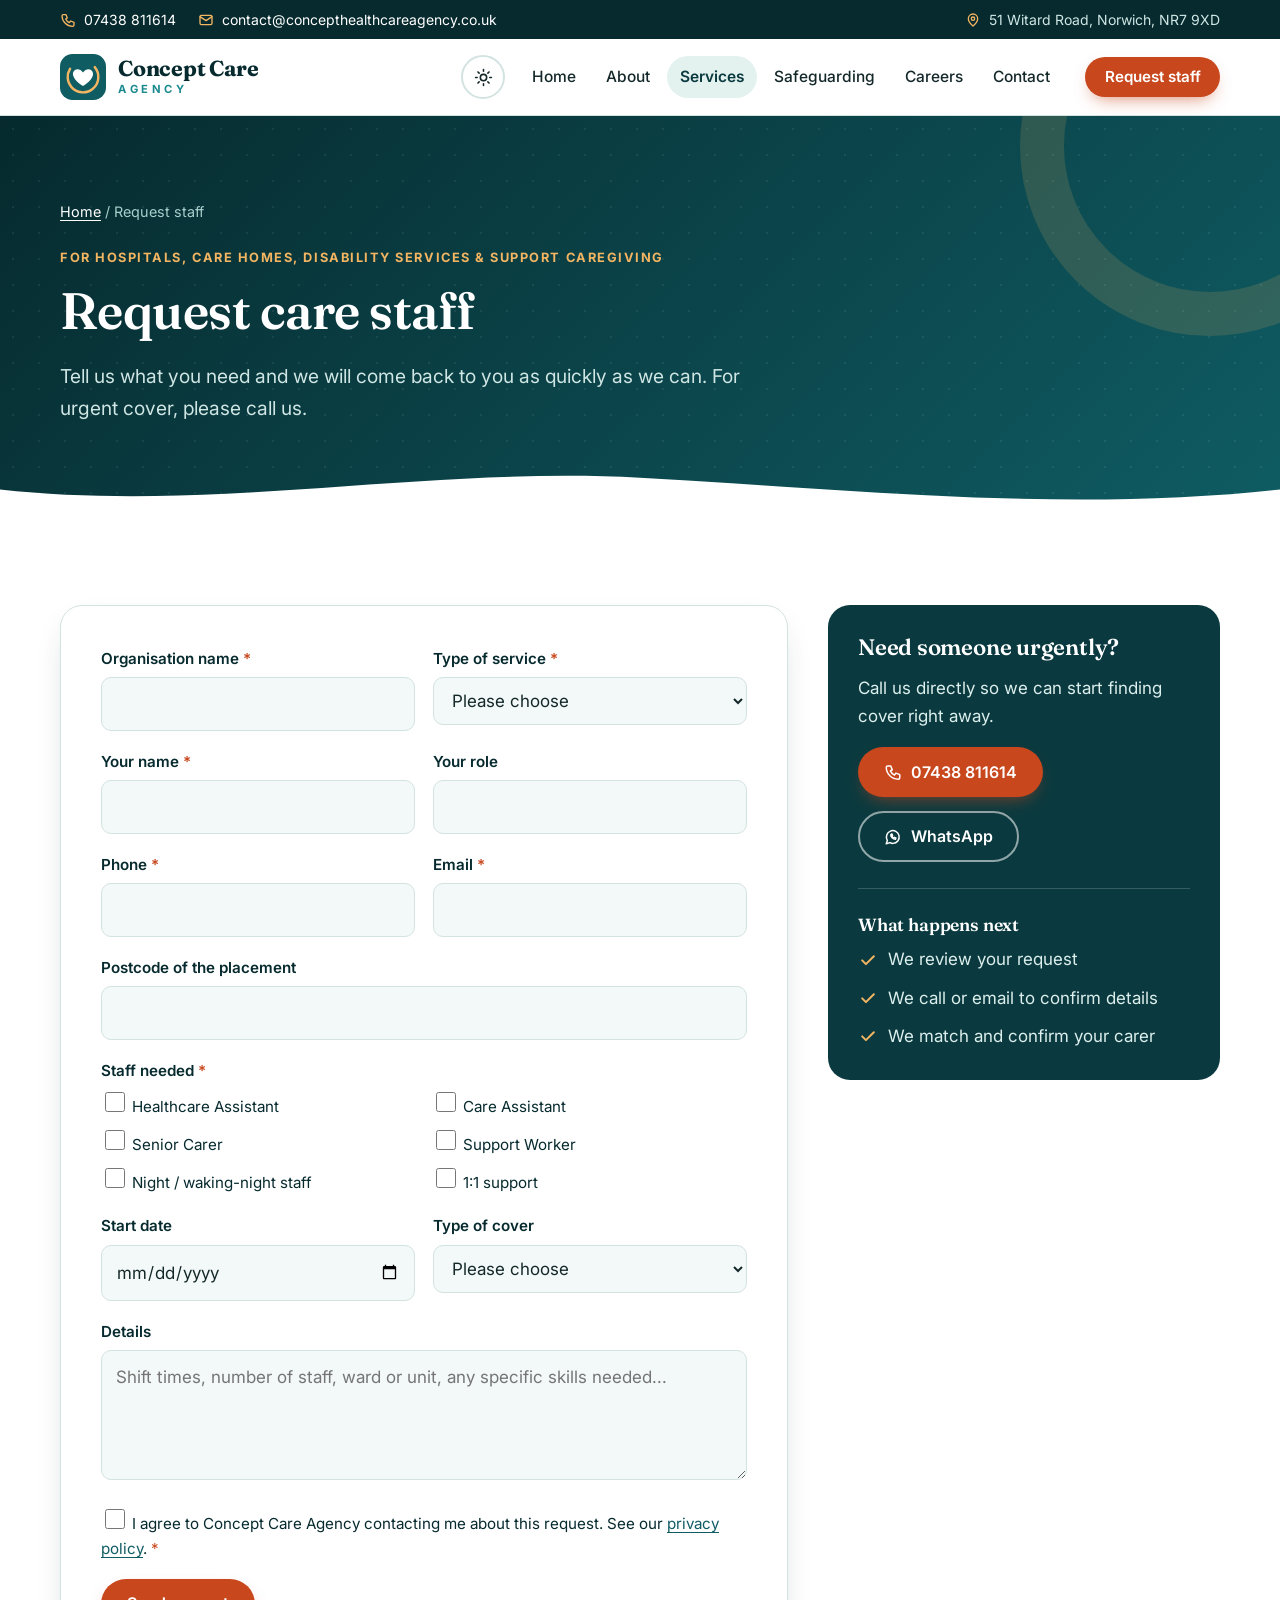
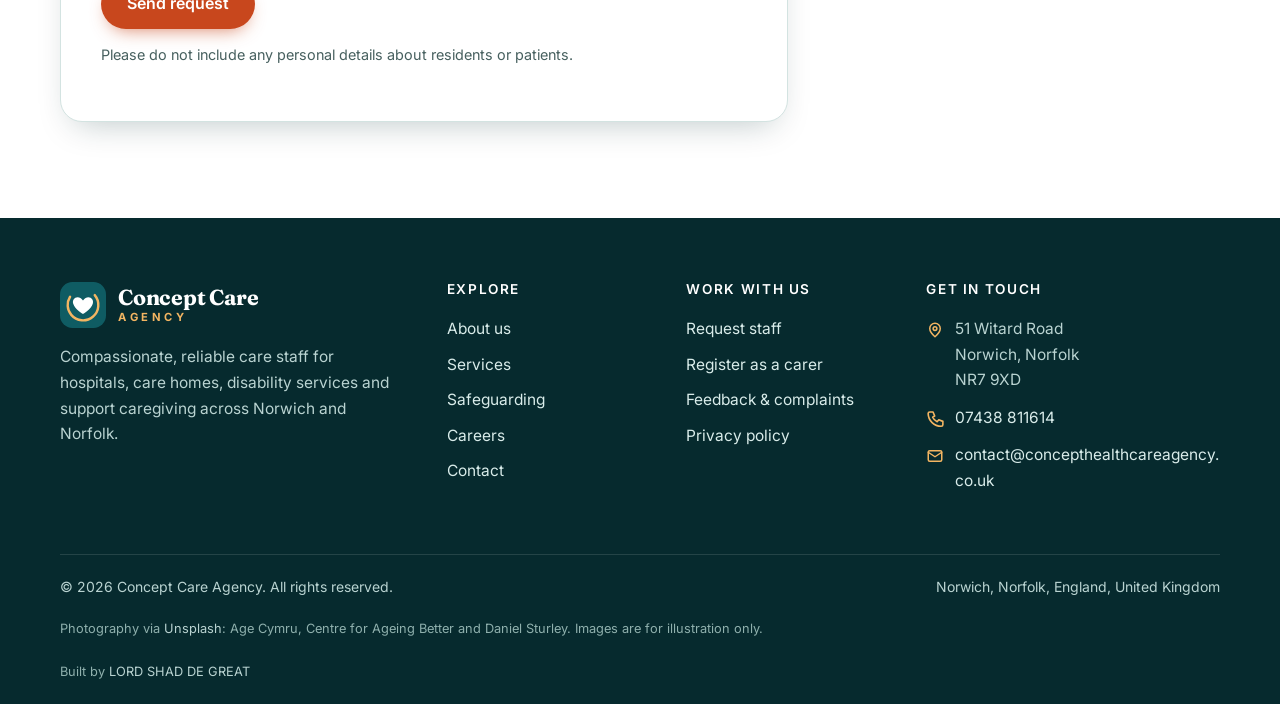
<file: request-staff.html>
<!DOCTYPE html>
<html lang="en-GB">
<head>
  <meta charset="utf-8">
  <script>
    // Apply a saved dark/light choice before first paint, so the page never flashes the wrong theme.
    // With nothing saved, the CSS alone follows the visitor's system setting.
    try {
      var ccaTheme = localStorage.getItem("cca-theme");
      if (ccaTheme === "dark" || ccaTheme === "light") document.documentElement.setAttribute("data-theme", ccaTheme);
    } catch (e) {}
    document.documentElement.className += " js";
  </script>
  <meta name="viewport" content="width=device-width, initial-scale=1">
  <title>Request Care Staff | Concept Care Agency, Norwich</title>
  <meta name="description" content="Need care staff for a hospital, care home, disability service or support caregiving placement in Norwich or Norfolk? Tell Concept Care Agency what you need and we will get back to you quickly.">
  
  <meta name="theme-color" content="#0a3a3f">
  <link rel="canonical" href="https://www.concepthealthcareagency.co.uk/request-staff.html">
  <link rel="manifest" href="manifest.webmanifest">
  <link rel="apple-touch-icon" href="assets/logo.svg">
  <meta property="og:type" content="website">
  <meta property="og:locale" content="en_GB">
  <meta property="og:site_name" content="Concept Care Agency">
  <meta property="og:title" content="Request Care Staff | Concept Care Agency, Norwich">
  <meta property="og:description" content="Need care staff for a hospital, care home, disability service or support caregiving placement in Norwich or Norfolk? Tell Concept Care Agency what you need and we will get back to you quickly.">
  <meta property="og:image" content="assets/photos/home-hero.jpg">
  <meta property="og:image:width" content="1600">
  <meta property="og:image:height" content="1067">
  <meta name="twitter:card" content="summary_large_image">
  <link rel="icon" href="assets/logo.svg" type="image/svg+xml">
  <link rel="preconnect" href="https://fonts.googleapis.com">
  <link rel="preconnect" href="https://fonts.gstatic.com" crossorigin>
  <link href="https://fonts.googleapis.com/css2?family=Fraunces:ital,opsz,wght@0,9..144,500;0,9..144,600;0,9..144,700;1,9..144,500&family=Inter:wght@400;500;600;700&display=swap" rel="stylesheet">
  <link rel="stylesheet" href="css/styles.css">
  <script type="application/ld+json">
  {
    "@context": "https://schema.org",
    "@type": "EmploymentAgency",
    "@id": "https://www.concepthealthcareagency.co.uk/#organization",
    "name": "Concept Care Agency",
    "description": "Care staffing agency supplying caregivers to hospitals, care homes, disability services and support caregiving placements in Norwich and Norfolk, England.",
    "url": "https://www.concepthealthcareagency.co.uk/",
    "logo": "https://www.concepthealthcareagency.co.uk/assets/logo.svg",
    "image": "https://www.concepthealthcareagency.co.uk/assets/photos/home-hero.jpg",
    "email": "contact@concepthealthcareagency.co.uk",
    "telephone": "+447438811614",
    "address": {
      "@type": "PostalAddress",
      "streetAddress": "51 Witard Road",
      "addressLocality": "Norwich",
      "addressRegion": "Norfolk",
      "postalCode": "NR7 9XD",
      "addressCountry": "GB"
    },
    "geo": { "@type": "GeoCoordinates", "latitude": 52.6415859, "longitude": 1.3370724 },
    "areaServed": [
      { "@type": "City", "name": "Norwich" },
      { "@type": "AdministrativeArea", "name": "Norfolk" }
    ],
    "knowsAbout": ["Hospital staffing", "Care home staffing", "Disability support", "Support caregiving"]
  }
  </script>
  <script type="application/ld+json">
{
  "@context": "https://schema.org",
  "@type": "BreadcrumbList",
  "itemListElement": [
    {
      "@type": "ListItem",
      "position": 1,
      "name": "Home",
      "item": "https://www.concepthealthcareagency.co.uk/"
    },
    {
      "@type": "ListItem",
      "position": 2,
      "name": "Request staff",
      "item": "https://www.concepthealthcareagency.co.uk/request-staff.html"
    }
  ]
}
</script>

</head>
<body>
  <div class="scroll-progress" id="scroll-progress" aria-hidden="true"></div>
  <a class="skip-link" href="#main">Skip to main content</a>

  <div class="topbar">
    <div class="container">
      <div class="topbar-group">
        <a class="item" href="tel:+447438811614"><span class="icon i-phone" aria-hidden="true"></span>07438 811614</a>
        <a class="item" href="mailto:contact@concepthealthcareagency.co.uk"><span class="icon i-mail" aria-hidden="true"></span>contact@concepthealthcareagency.co.uk</a>
      </div>
      <div class="topbar-group">
        <span class="item"><span class="icon i-pin" aria-hidden="true"></span>51 Witard Road, Norwich, NR7 9XD</span>
      </div>
    </div>
  </div>

  <header class="site-header">
    <div class="container header-inner">
      <a class="brand" href="index.html" aria-label="Concept Care Agency, home">
        <img src="assets/logo.svg" width="46" height="46" alt="">
        <span class="brand-text"><strong>Concept Care</strong><small>Agency</small></span>
      </a>
      <div class="header-actions">
        <button class="theme-toggle" id="theme-toggle" type="button" aria-pressed="false" aria-label="Switch to dark mode">
          <span class="icon i-sun" aria-hidden="true"></span>
          <span class="icon i-moon" aria-hidden="true"></span>
        </button>
        <button class="nav-toggle" aria-expanded="false" aria-controls="site-nav"><span class="sr-only">Menu</span><span class="bars"></span></button>
        <nav id="site-nav" class="site-nav" aria-label="Main">
          <ul>
            <li><a href="index.html">Home</a></li>
            <li><a href="about.html">About</a></li>
            <li><a href="services.html" aria-current="page">Services</a></li>
            <li><a href="safeguarding.html">Safeguarding</a></li>
            <li><a href="careers.html">Careers</a></li>
            <li><a href="contact.html">Contact</a></li>
          </ul>
          <a class="btn btn-outline btn-sm nav-phone" href="tel:+447438811614"><span class="icon i-phone" aria-hidden="true"></span>07438 811614</a>
          <a class="btn btn-primary btn-sm" href="request-staff.html">Request staff</a>
        </nav>
      </div>
    </div>
  </header>

  <main id="main">
    <section class="page-hero">
      <div class="container">
        <p class="crumbs"><a href="index.html">Home</a> / Request staff</p>
        <span class="eyebrow">For hospitals, care homes, disability services &amp; support caregiving</span>
        <h1>Request care staff</h1>
        <p class="lead">Tell us what you need and we will come back to you as quickly as we can. For urgent cover, please call us.</p>
      </div>
      <svg class="wave-divider" viewBox="0 0 1440 60" preserveAspectRatio="none" aria-hidden="true"><path d="M0,32 C240,64 480,0 720,16 C960,32 1200,64 1440,32 L1440,60 L0,60 Z"/></svg>
    </section>

    <section class="section">
      <div class="container form-wrap">
        <form class="form" data-mailto data-subject="Staff request from website" action="mailto:contact@concepthealthcareagency.co.uk" method="post" enctype="text/plain">
          <div class="form-row">
            <div class="field"><label for="org">Organisation name <span class="req">*</span></label><input type="text" id="org" name="org" required autocomplete="organization"></div>
            <div class="field">
              <label for="type">Type of service <span class="req">*</span></label>
              <select id="type" name="type" required>
                <option value="">Please choose</option>
                <option>Hospital</option>
                <option>Residential care home</option>
                <option>Nursing home</option>
                <option>Disability / supported living</option>
                <option>Support caregiving / community</option>
                <option>Other</option>
              </select>
            </div>
          </div>
          <div class="form-row">
            <div class="field"><label for="name">Your name <span class="req">*</span></label><input type="text" id="name" name="name" required autocomplete="name"></div>
            <div class="field"><label for="jobtitle">Your role</label><input type="text" id="jobtitle" name="jobtitle" autocomplete="organization-title"></div>
          </div>
          <div class="form-row">
            <div class="field"><label for="phone">Phone <span class="req">*</span></label><input type="tel" id="phone" name="phone" required autocomplete="tel"></div>
            <div class="field"><label for="email">Email <span class="req">*</span></label><input type="email" id="email" name="email" required autocomplete="email"></div>
          </div>
          <div class="field"><label for="postcode">Postcode of the placement</label><input type="text" id="postcode" name="postcode" autocomplete="postal-code"></div>
          <fieldset class="field">
            <legend>Staff needed <span class="req">*</span></legend>
            <div class="checks">
              <label class="check"><input type="checkbox" name="roles" value="Healthcare Assistant"> Healthcare Assistant</label>
              <label class="check"><input type="checkbox" name="roles" value="Care Assistant"> Care Assistant</label>
              <label class="check"><input type="checkbox" name="roles" value="Senior Carer"> Senior Carer</label>
              <label class="check"><input type="checkbox" name="roles" value="Support Worker"> Support Worker</label>
              <label class="check"><input type="checkbox" name="roles" value="Night / waking-night staff"> Night / waking-night staff</label>
              <label class="check"><input type="checkbox" name="roles" value="1:1 support"> 1:1 support</label>
            </div>
          </fieldset>
          <div class="form-row">
            <div class="field"><label for="start">Start date</label><input type="date" id="start" name="start"></div>
            <div class="field">
              <label for="pattern">Type of cover</label>
              <select id="pattern" name="pattern">
                <option value="">Please choose</option>
                <option>Urgent / short-notice</option>
                <option>One-off shift</option>
                <option>Regular weekly shifts</option>
                <option>Block booking</option>
                <option>Not sure yet</option>
              </select>
            </div>
          </div>
          <div class="field"><label for="details">Details</label><textarea id="details" name="details" placeholder="Shift times, number of staff, ward or unit, any specific skills needed..."></textarea></div>
          <input class="hp" type="text" name="_gotcha" tabindex="-1" autocomplete="off" aria-hidden="true">
          <div class="field">
            <label class="check"><input type="checkbox" name="consent" required> <span>I agree to Concept Care Agency contacting me about this request. See our <a href="privacy.html">privacy policy</a>. <span class="req">*</span></span></label>
          </div>
          <button class="btn btn-primary" type="submit">Send request</button>
          <p class="form-note" style="margin-top:14px">Please do not include any personal details about residents or patients.</p>
          <div class="form-status" role="status" aria-live="polite"></div>
        </form>

        <aside class="side-card">
          <h2 style="font-size:1.4rem">Need someone urgently?</h2>
          <p>Call us directly so we can start finding cover right away.</p>
          <div class="btn-row"><a class="btn btn-primary" href="tel:+447438811614"><span class="icon i-phone" aria-hidden="true"></span>07438 811614</a><a class="btn btn-ghost-light" href="https://wa.me/447438811614"><span class="icon i-whatsapp" aria-hidden="true"></span>WhatsApp</a></div>
          <hr>
          <h3 style="font-size:1.1rem">What happens next</h3>
          <ul class="tick-inline" style="margin-bottom:0">
            <li><span class="icon i-check" aria-hidden="true"></span>We review your request</li>
            <li><span class="icon i-check" aria-hidden="true"></span>We call or email to confirm details</li>
            <li><span class="icon i-check" aria-hidden="true"></span>We match and confirm your carer</li>
          </ul>
        </aside>
      </div>
    </section>

  </main>

  <footer class="site-footer">
    <div class="container">
      <div class="footer-grid">
        <div>
          <a class="brand" href="index.html"><img src="assets/logo.svg" width="46" height="46" alt=""><span class="brand-text"><strong>Concept Care</strong><small>Agency</small></span></a>
          <p>Compassionate, reliable care staff for hospitals, care homes, disability services and support caregiving across Norwich and Norfolk.</p>
        </div>
        <div>
          <h3>Explore</h3>
          <ul>
            <li><a href="about.html">About us</a></li>
            <li><a href="services.html">Services</a></li>
            <li><a href="safeguarding.html">Safeguarding</a></li>
            <li><a href="careers.html">Careers</a></li>
            <li><a href="contact.html">Contact</a></li>
          </ul>
        </div>
        <div>
          <h3>Work with us</h3>
          <ul>
            <li><a href="request-staff.html">Request staff</a></li>
            <li><a href="careers.html#apply">Register as a carer</a></li>
            <li><a href="contact.html#feedback">Feedback &amp; complaints</a></li>
            <li><a href="privacy.html">Privacy policy</a></li>
          </ul>
        </div>
        <div>
          <h3>Get in touch</h3>
          <div class="contact-line"><span class="icon i-pin" aria-hidden="true"></span><address>51 Witard Road<br>Norwich, Norfolk<br>NR7 9XD</address></div>
          <div class="contact-line"><span class="icon i-phone" aria-hidden="true"></span><a href="tel:+447438811614">07438 811614</a></div>
          <div class="contact-line"><span class="icon i-mail" aria-hidden="true"></span><a href="mailto:contact@concepthealthcareagency.co.uk">contact@concepthealthcareagency.co.uk</a></div>
        </div>
      </div>
            <div class="footer-bottom">
        <span>&copy; 2026 Concept Care Agency. All rights reserved.</span>
        <span>Norwich, Norfolk, England, United Kingdom</span>
      </div>
      <p class="photo-credit">Photography via <a href="https://unsplash.com" rel="noopener">Unsplash</a>: Age Cymru, Centre for Ageing Better and Daniel Sturley. Images are for illustration only.</p>
      <p class="photo-credit">Built by <a href="https://shadrach1-cpu.github.io/SHADRACH.DEV/" rel="noopener">LORD SHAD DE GREAT</a></p>
    </div>
  </footer>

  <div class="mobile-bar">
    <a class="btn btn-outline btn-sm" href="tel:+447438811614"><span class="icon i-phone" aria-hidden="true"></span>Call</a>
    <a class="btn btn-whatsapp btn-sm" href="https://wa.me/447438811614"><span class="icon i-whatsapp" aria-hidden="true"></span>WhatsApp</a>
    <a class="btn btn-primary btn-sm" href="request-staff.html">Request staff</a>
  </div>

  <button class="back-to-top" id="back-to-top" type="button" aria-label="Back to top">
    <span class="icon i-arrow-up" aria-hidden="true"></span>
  </button>

  <script src="js/config.js"></script>
  <script src="js/main.js"></script>
</body>
</html>
</file>
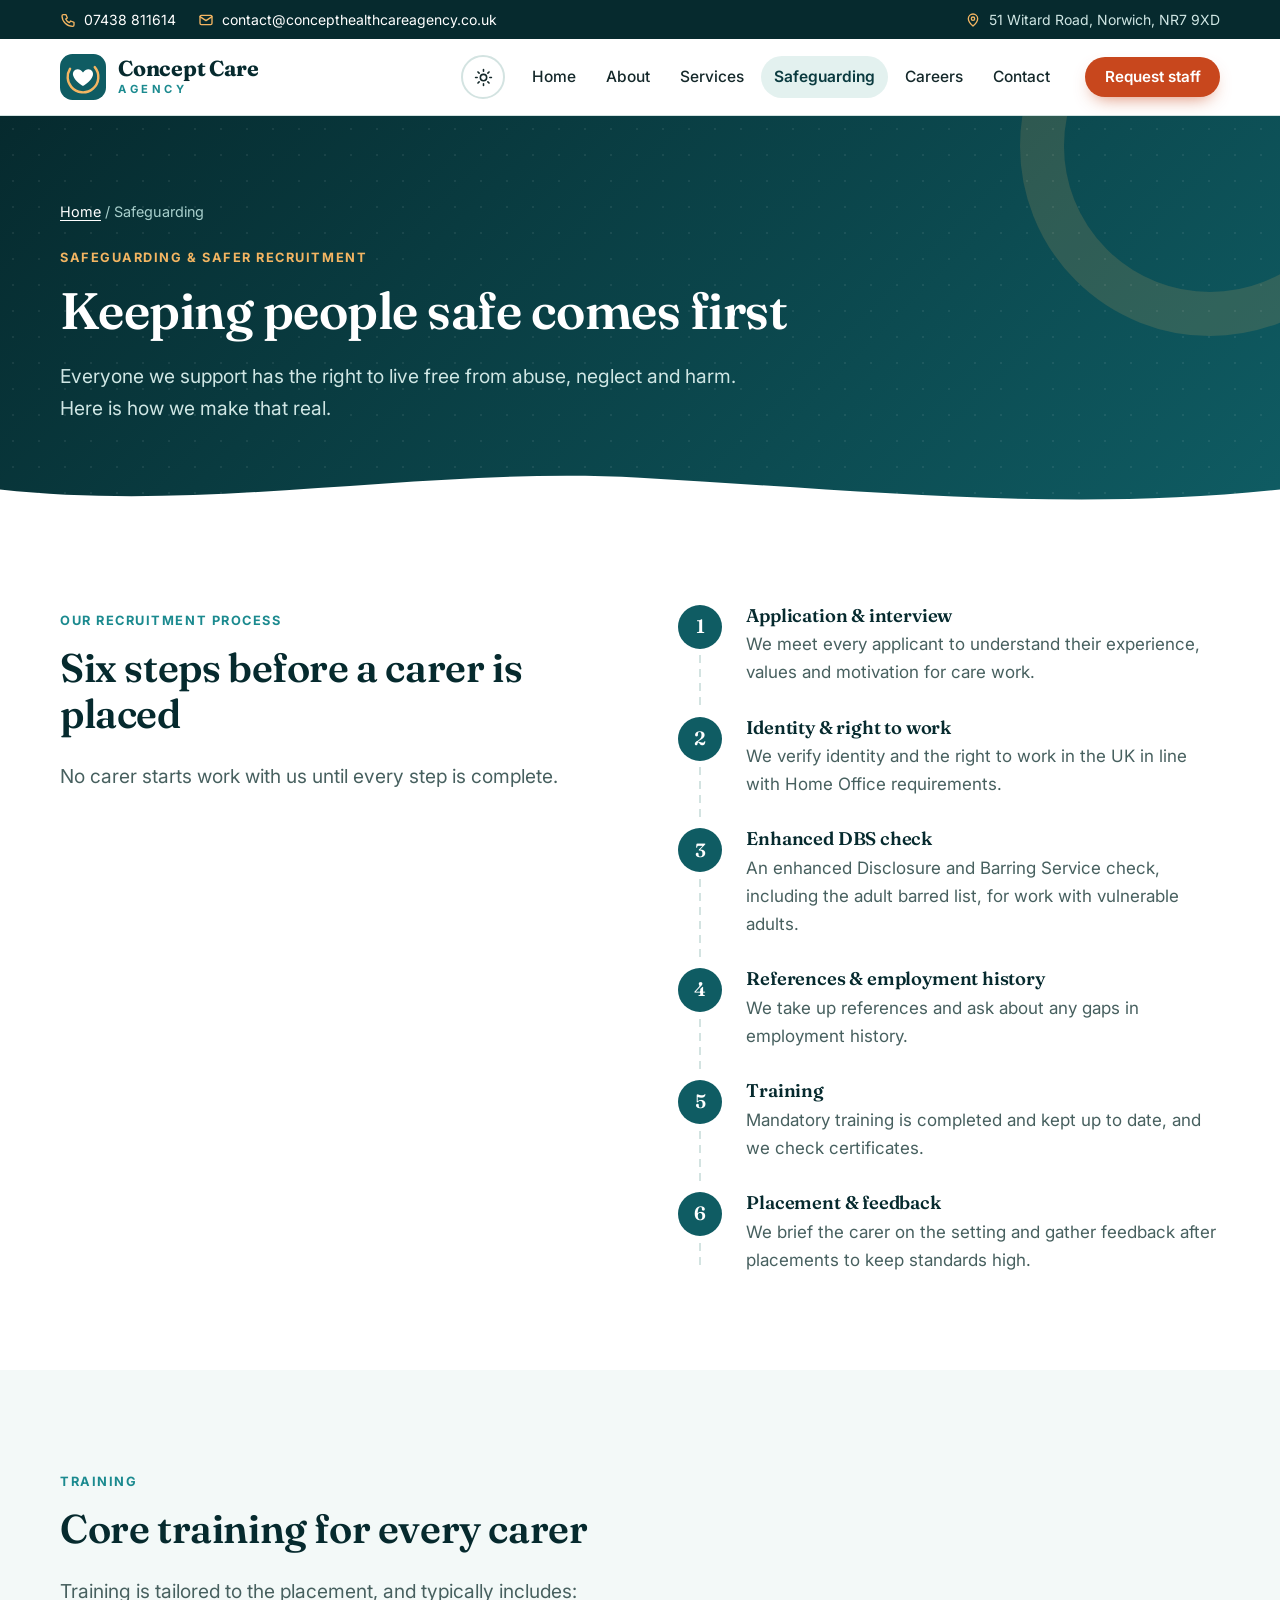
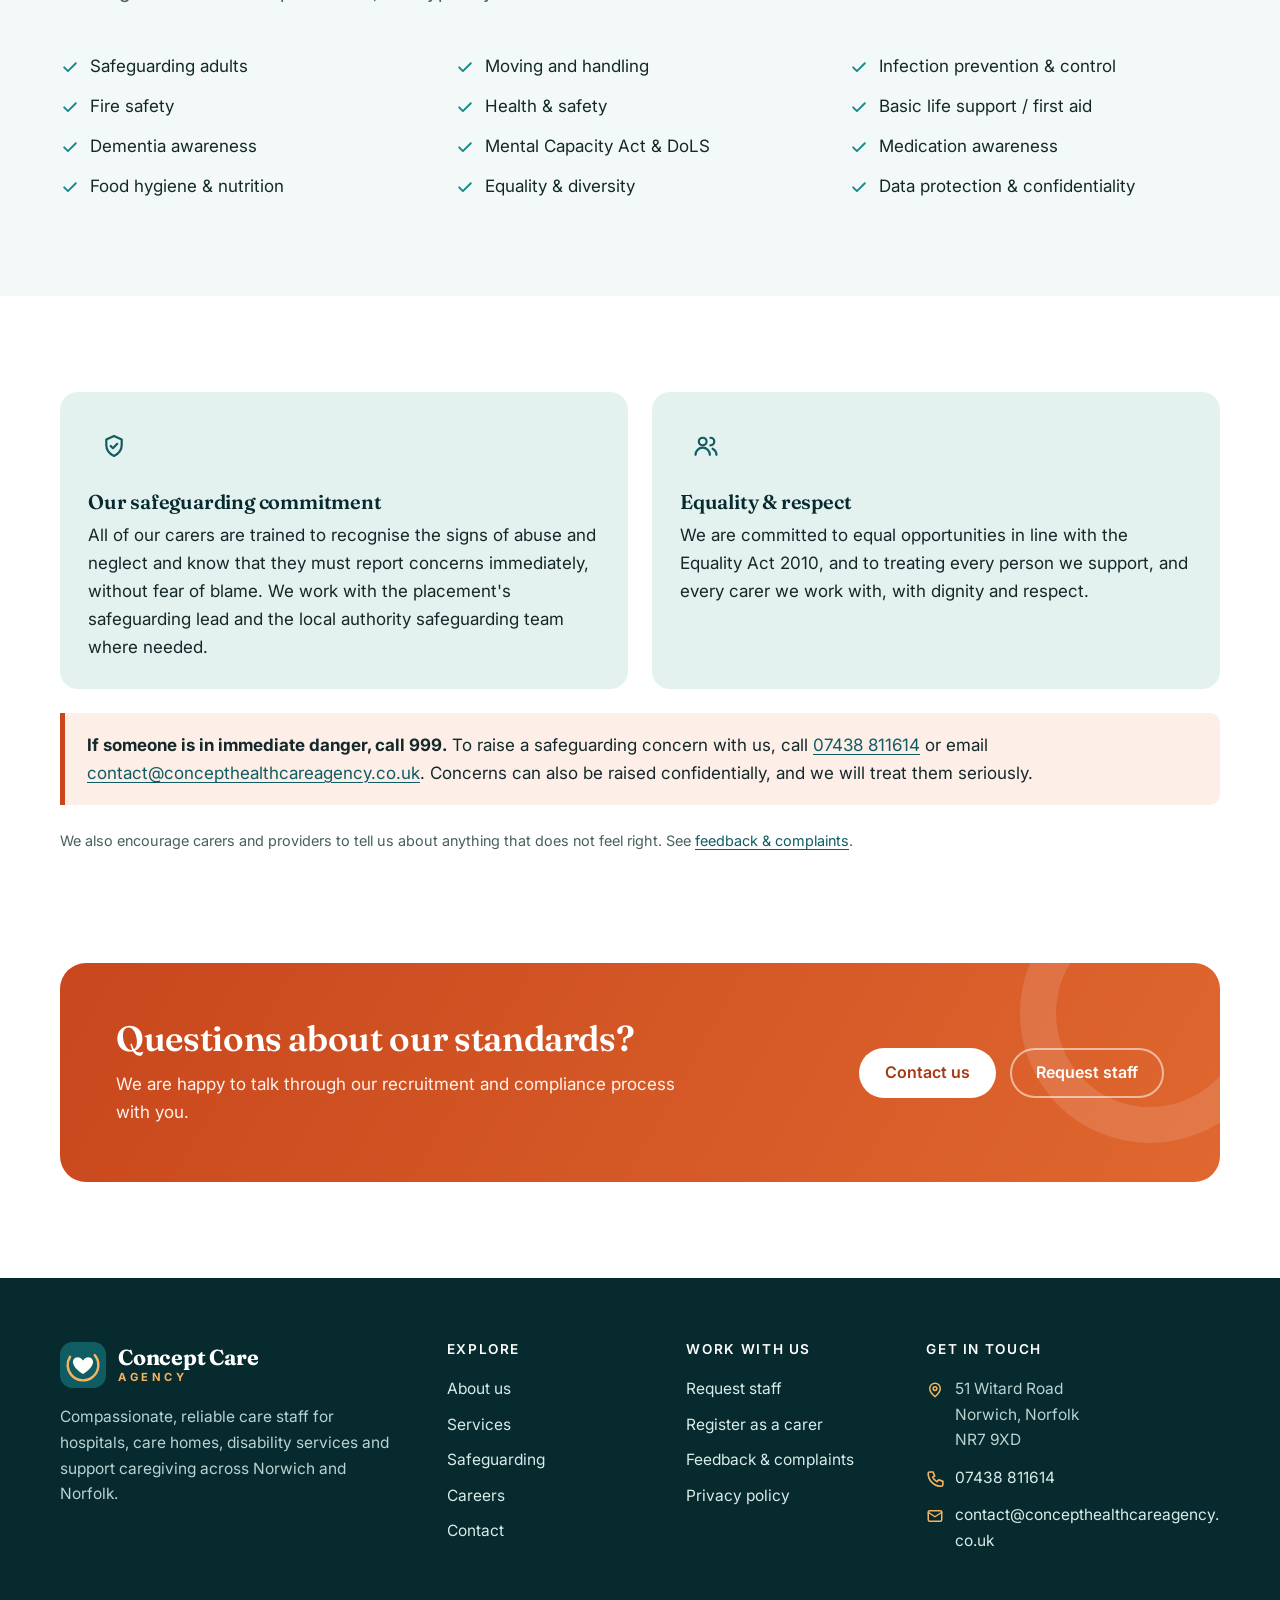
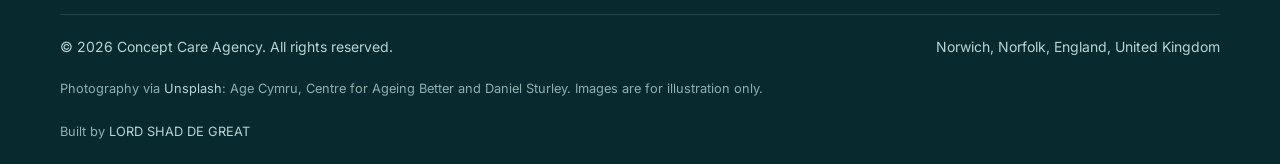
<file: safeguarding.html>
<!DOCTYPE html>
<html lang="en-GB">
<head>
  <meta charset="utf-8">
  <script>
    // Apply a saved dark/light choice before first paint, so the page never flashes the wrong theme.
    // With nothing saved, the CSS alone follows the visitor's system setting.
    try {
      var ccaTheme = localStorage.getItem("cca-theme");
      if (ccaTheme === "dark" || ccaTheme === "light") document.documentElement.setAttribute("data-theme", ccaTheme);
    } catch (e) {}
    document.documentElement.className += " js";
  </script>
  <meta name="viewport" content="width=device-width, initial-scale=1">
  <title>Safeguarding &amp; Safer Recruitment | Concept Care Agency</title>
  <meta name="description" content="How Concept Care Agency keeps people safe across hospitals, care homes, disability services and support caregiving: enhanced DBS checks, right-to-work verification, references, training and clear safeguarding processes.">
  
  <meta name="theme-color" content="#0a3a3f">
  <link rel="canonical" href="https://www.concepthealthcareagency.co.uk/safeguarding.html">
  <link rel="manifest" href="manifest.webmanifest">
  <link rel="apple-touch-icon" href="assets/logo.svg">
  <meta property="og:type" content="website">
  <meta property="og:locale" content="en_GB">
  <meta property="og:site_name" content="Concept Care Agency">
  <meta property="og:title" content="Safeguarding &amp; Safer Recruitment | Concept Care Agency">
  <meta property="og:description" content="How Concept Care Agency keeps people safe across hospitals, care homes, disability services and support caregiving: enhanced DBS checks, right-to-work verification, references, training and clear safeguarding processes.">
  <meta property="og:image" content="assets/photos/home-hero.jpg">
  <meta property="og:image:width" content="1600">
  <meta property="og:image:height" content="1067">
  <meta name="twitter:card" content="summary_large_image">
  <link rel="icon" href="assets/logo.svg" type="image/svg+xml">
  <link rel="preconnect" href="https://fonts.googleapis.com">
  <link rel="preconnect" href="https://fonts.gstatic.com" crossorigin>
  <link href="https://fonts.googleapis.com/css2?family=Fraunces:ital,opsz,wght@0,9..144,500;0,9..144,600;0,9..144,700;1,9..144,500&family=Inter:wght@400;500;600;700&display=swap" rel="stylesheet">
  <link rel="stylesheet" href="css/styles.css">
  <script type="application/ld+json">
  {
    "@context": "https://schema.org",
    "@type": "EmploymentAgency",
    "@id": "https://www.concepthealthcareagency.co.uk/#organization",
    "name": "Concept Care Agency",
    "description": "Care staffing agency supplying caregivers to hospitals, care homes, disability services and support caregiving placements in Norwich and Norfolk, England.",
    "url": "https://www.concepthealthcareagency.co.uk/",
    "logo": "https://www.concepthealthcareagency.co.uk/assets/logo.svg",
    "image": "https://www.concepthealthcareagency.co.uk/assets/photos/home-hero.jpg",
    "email": "contact@concepthealthcareagency.co.uk",
    "telephone": "+447438811614",
    "address": {
      "@type": "PostalAddress",
      "streetAddress": "51 Witard Road",
      "addressLocality": "Norwich",
      "addressRegion": "Norfolk",
      "postalCode": "NR7 9XD",
      "addressCountry": "GB"
    },
    "geo": { "@type": "GeoCoordinates", "latitude": 52.6415859, "longitude": 1.3370724 },
    "areaServed": [
      { "@type": "City", "name": "Norwich" },
      { "@type": "AdministrativeArea", "name": "Norfolk" }
    ],
    "knowsAbout": ["Hospital staffing", "Care home staffing", "Disability support", "Support caregiving"]
  }
  </script>
  <script type="application/ld+json">
{
  "@context": "https://schema.org",
  "@type": "BreadcrumbList",
  "itemListElement": [
    {
      "@type": "ListItem",
      "position": 1,
      "name": "Home",
      "item": "https://www.concepthealthcareagency.co.uk/"
    },
    {
      "@type": "ListItem",
      "position": 2,
      "name": "Safeguarding",
      "item": "https://www.concepthealthcareagency.co.uk/safeguarding.html"
    }
  ]
}
</script>

</head>
<body>
  <div class="scroll-progress" id="scroll-progress" aria-hidden="true"></div>
  <a class="skip-link" href="#main">Skip to main content</a>

  <div class="topbar">
    <div class="container">
      <div class="topbar-group">
        <a class="item" href="tel:+447438811614"><span class="icon i-phone" aria-hidden="true"></span>07438 811614</a>
        <a class="item" href="mailto:contact@concepthealthcareagency.co.uk"><span class="icon i-mail" aria-hidden="true"></span>contact@concepthealthcareagency.co.uk</a>
      </div>
      <div class="topbar-group">
        <span class="item"><span class="icon i-pin" aria-hidden="true"></span>51 Witard Road, Norwich, NR7 9XD</span>
      </div>
    </div>
  </div>

  <header class="site-header">
    <div class="container header-inner">
      <a class="brand" href="index.html" aria-label="Concept Care Agency, home">
        <img src="assets/logo.svg" width="46" height="46" alt="">
        <span class="brand-text"><strong>Concept Care</strong><small>Agency</small></span>
      </a>
      <div class="header-actions">
        <button class="theme-toggle" id="theme-toggle" type="button" aria-pressed="false" aria-label="Switch to dark mode">
          <span class="icon i-sun" aria-hidden="true"></span>
          <span class="icon i-moon" aria-hidden="true"></span>
        </button>
        <button class="nav-toggle" aria-expanded="false" aria-controls="site-nav"><span class="sr-only">Menu</span><span class="bars"></span></button>
        <nav id="site-nav" class="site-nav" aria-label="Main">
          <ul>
            <li><a href="index.html">Home</a></li>
            <li><a href="about.html">About</a></li>
            <li><a href="services.html">Services</a></li>
            <li><a href="safeguarding.html" aria-current="page">Safeguarding</a></li>
            <li><a href="careers.html">Careers</a></li>
            <li><a href="contact.html">Contact</a></li>
          </ul>
          <a class="btn btn-outline btn-sm nav-phone" href="tel:+447438811614"><span class="icon i-phone" aria-hidden="true"></span>07438 811614</a>
          <a class="btn btn-primary btn-sm" href="request-staff.html">Request staff</a>
        </nav>
      </div>
    </div>
  </header>

  <main id="main">
    <section class="page-hero">
      <div class="container">
        <p class="crumbs"><a href="index.html">Home</a> / Safeguarding</p>
        <span class="eyebrow">Safeguarding &amp; safer recruitment</span>
        <h1>Keeping people safe comes first</h1>
        <p class="lead">Everyone we support has the right to live free from abuse, neglect and harm. Here is how we make that real.</p>
      </div>
      <svg class="wave-divider" viewBox="0 0 1440 60" preserveAspectRatio="none" aria-hidden="true"><path d="M0,32 C240,64 480,0 720,16 C960,32 1200,64 1440,32 L1440,60 L0,60 Z"/></svg>
    </section>

    <section class="section">
      <div class="container split" style="align-items:start">
        <div>
          <span class="eyebrow">Our recruitment process</span>
          <h2>Six steps before a carer is placed</h2>
          <p class="lead">No carer starts work with us until every step is complete.</p>
        </div>
        <ol class="timeline">
          <li><h3>Application &amp; interview</h3><p>We meet every applicant to understand their experience, values and motivation for care work.</p></li>
          <li><h3>Identity &amp; right to work</h3><p>We verify identity and the right to work in the UK in line with Home Office requirements.</p></li>
          <li><h3>Enhanced DBS check</h3><p>An enhanced Disclosure and Barring Service check, including the adult barred list, for work with vulnerable adults.</p></li>
          <li><h3>References &amp; employment history</h3><p>We take up references and ask about any gaps in employment history.</p></li>
          <li><h3>Training</h3><p>Mandatory training is completed and kept up to date, and we check certificates.</p></li>
          <li><h3>Placement &amp; feedback</h3><p>We brief the carer on the setting and gather feedback after placements to keep standards high.</p></li>
        </ol>
      </div>
    </section>

    <section class="section section-tint">
      <div class="container">
        <div class="section-head">
          <span class="eyebrow">Training</span>
          <h2>Core training for every carer</h2>
          <p class="lead">Training is tailored to the placement, and typically includes:</p>
        </div>
        <ul class="check-grid cols-3">
          <li><span class="icon i-check" aria-hidden="true"></span>Safeguarding adults</li>
          <li><span class="icon i-check" aria-hidden="true"></span>Moving and handling</li>
          <li><span class="icon i-check" aria-hidden="true"></span>Infection prevention &amp; control</li>
          <li><span class="icon i-check" aria-hidden="true"></span>Fire safety</li>
          <li><span class="icon i-check" aria-hidden="true"></span>Health &amp; safety</li>
          <li><span class="icon i-check" aria-hidden="true"></span>Basic life support / first aid</li>
          <li><span class="icon i-check" aria-hidden="true"></span>Dementia awareness</li>
          <li><span class="icon i-check" aria-hidden="true"></span>Mental Capacity Act &amp; DoLS</li>
          <li><span class="icon i-check" aria-hidden="true"></span>Medication awareness</li>
          <li><span class="icon i-check" aria-hidden="true"></span>Food hygiene &amp; nutrition</li>
          <li><span class="icon i-check" aria-hidden="true"></span>Equality &amp; diversity</li>
          <li><span class="icon i-check" aria-hidden="true"></span>Data protection &amp; confidentiality</li>
        </ul>
      </div>
    </section>

    <section class="section">
      <div class="container">
        <div class="grid grid-2">
          <article class="card card-flat reveal">
            <div class="badge"><span class="icon i-shield" aria-hidden="true"></span></div>
            <h3>Our safeguarding commitment</h3>
            <p>All of our carers are trained to recognise the signs of abuse and neglect and know that they must report concerns immediately, without fear of blame. We work with the placement's safeguarding lead and the local authority safeguarding team where needed.</p>
          </article>
          <article class="card card-flat reveal">
            <div class="badge"><span class="icon i-users" aria-hidden="true"></span></div>
            <h3>Equality &amp; respect</h3>
            <p>We are committed to equal opportunities in line with the Equality Act 2010, and to treating every person we support, and every carer we work with, with dignity and respect.</p>
          </article>
        </div>
        <div class="callout alert mt-32">
          <p><strong>If someone is in immediate danger, call 999.</strong> To raise a safeguarding concern with us, call <a href="tel:+447438811614">07438 811614</a> or email <a href="mailto:contact@concepthealthcareagency.co.uk">contact@concepthealthcareagency.co.uk</a>. Concerns can also be raised confidentially, and we will treat them seriously.</p>
        </div>
        <p class="form-note">We also encourage carers and providers to tell us about anything that does not feel right. See <a href="contact.html#feedback">feedback &amp; complaints</a>.</p>
      </div>
    </section>

    <section class="section" style="padding-top:0">
      <div class="container">
        <div class="cta-band">
          <div><h2>Questions about our standards?</h2><p>We are happy to talk through our recruitment and compliance process with you.</p></div>
          <div class="btn-row"><a class="btn btn-light" href="contact.html">Contact us</a><a class="btn btn-ghost-light" href="request-staff.html">Request staff</a></div>
        </div>
      </div>
    </section>

  </main>

  <footer class="site-footer">
    <div class="container">
      <div class="footer-grid">
        <div>
          <a class="brand" href="index.html"><img src="assets/logo.svg" width="46" height="46" alt=""><span class="brand-text"><strong>Concept Care</strong><small>Agency</small></span></a>
          <p>Compassionate, reliable care staff for hospitals, care homes, disability services and support caregiving across Norwich and Norfolk.</p>
        </div>
        <div>
          <h3>Explore</h3>
          <ul>
            <li><a href="about.html">About us</a></li>
            <li><a href="services.html">Services</a></li>
            <li><a href="safeguarding.html">Safeguarding</a></li>
            <li><a href="careers.html">Careers</a></li>
            <li><a href="contact.html">Contact</a></li>
          </ul>
        </div>
        <div>
          <h3>Work with us</h3>
          <ul>
            <li><a href="request-staff.html">Request staff</a></li>
            <li><a href="careers.html#apply">Register as a carer</a></li>
            <li><a href="contact.html#feedback">Feedback &amp; complaints</a></li>
            <li><a href="privacy.html">Privacy policy</a></li>
          </ul>
        </div>
        <div>
          <h3>Get in touch</h3>
          <div class="contact-line"><span class="icon i-pin" aria-hidden="true"></span><address>51 Witard Road<br>Norwich, Norfolk<br>NR7 9XD</address></div>
          <div class="contact-line"><span class="icon i-phone" aria-hidden="true"></span><a href="tel:+447438811614">07438 811614</a></div>
          <div class="contact-line"><span class="icon i-mail" aria-hidden="true"></span><a href="mailto:contact@concepthealthcareagency.co.uk">contact@concepthealthcareagency.co.uk</a></div>
        </div>
      </div>
            <div class="footer-bottom">
        <span>&copy; 2026 Concept Care Agency. All rights reserved.</span>
        <span>Norwich, Norfolk, England, United Kingdom</span>
      </div>
      <p class="photo-credit">Photography via <a href="https://unsplash.com" rel="noopener">Unsplash</a>: Age Cymru, Centre for Ageing Better and Daniel Sturley. Images are for illustration only.</p>
      <p class="photo-credit">Built by <a href="https://shadrach1-cpu.github.io/SHADRACH.DEV/" rel="noopener">LORD SHAD DE GREAT</a></p>
    </div>
  </footer>

  <div class="mobile-bar">
    <a class="btn btn-outline btn-sm" href="tel:+447438811614"><span class="icon i-phone" aria-hidden="true"></span>Call</a>
    <a class="btn btn-whatsapp btn-sm" href="https://wa.me/447438811614"><span class="icon i-whatsapp" aria-hidden="true"></span>WhatsApp</a>
    <a class="btn btn-primary btn-sm" href="request-staff.html">Request staff</a>
  </div>

  <button class="back-to-top" id="back-to-top" type="button" aria-label="Back to top">
    <span class="icon i-arrow-up" aria-hidden="true"></span>
  </button>

  <script src="js/config.js"></script>
  <script src="js/main.js"></script>
</body>
</html>
</file>
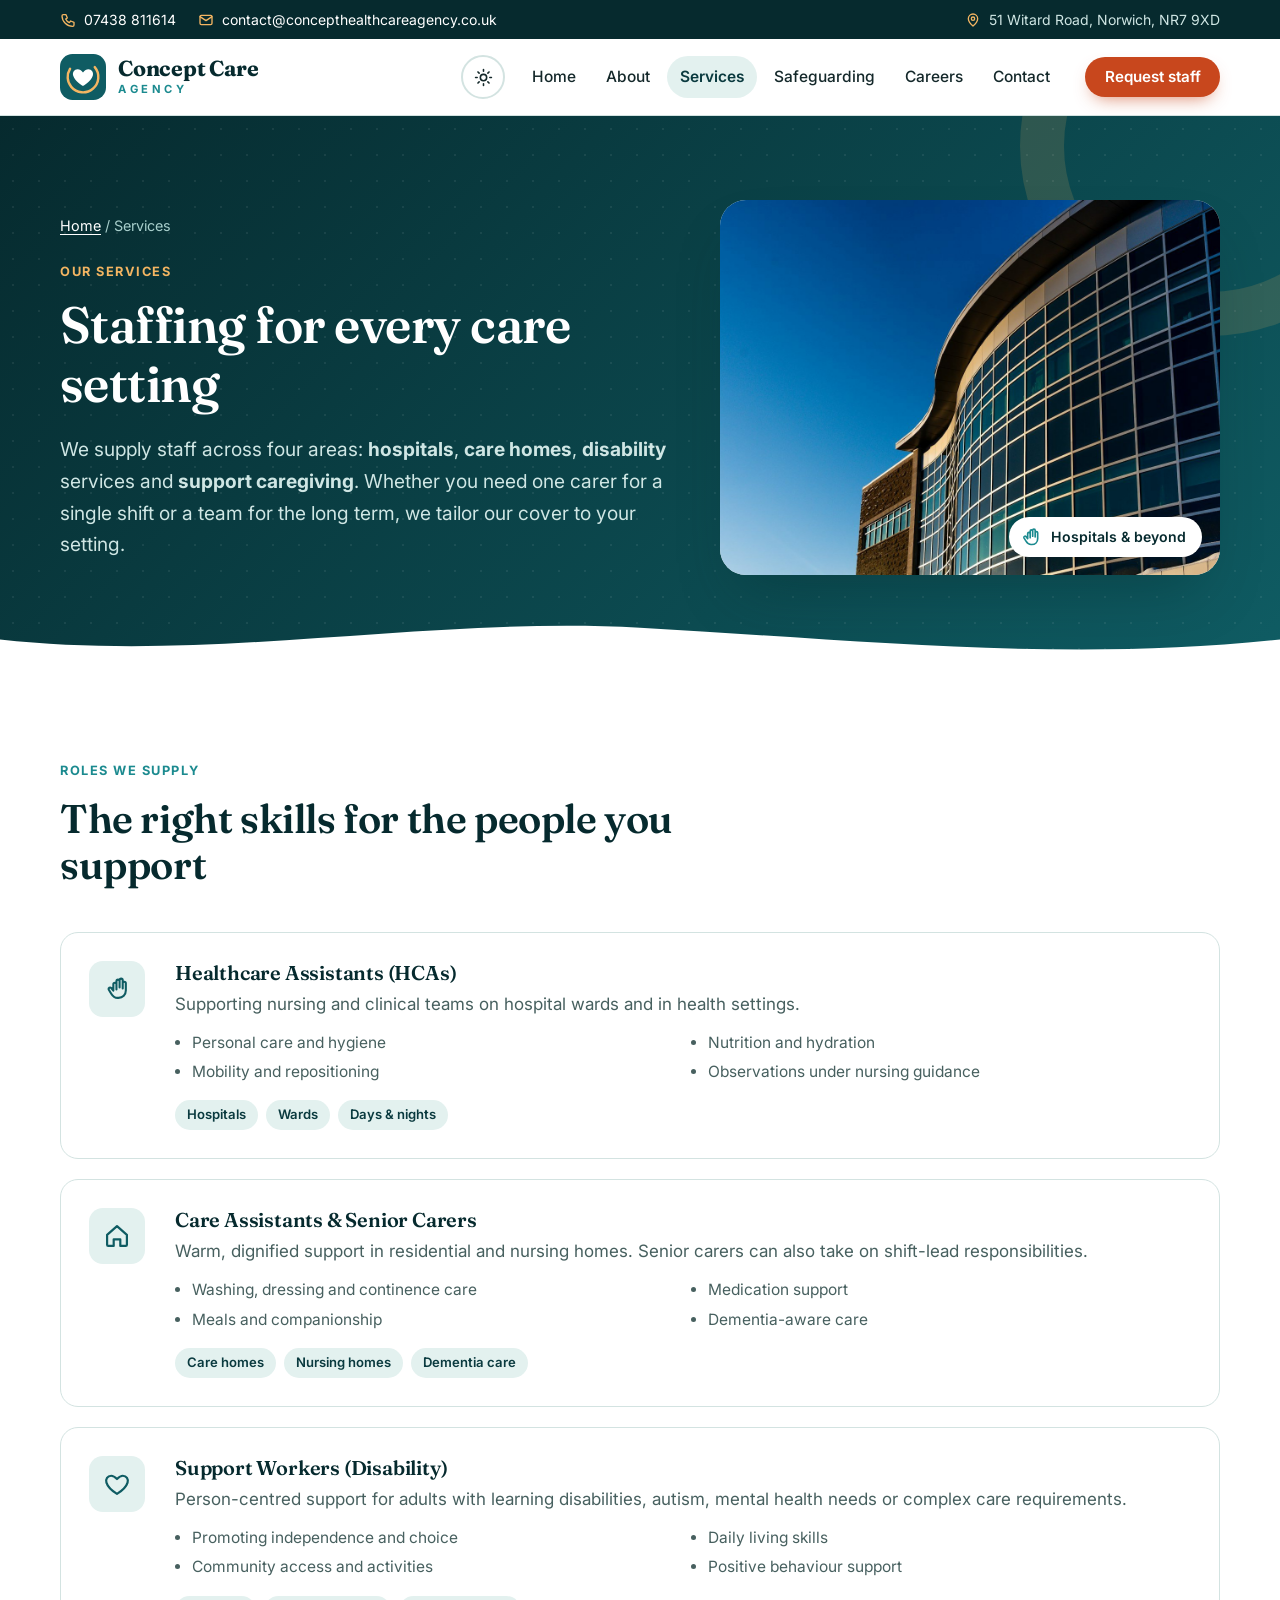
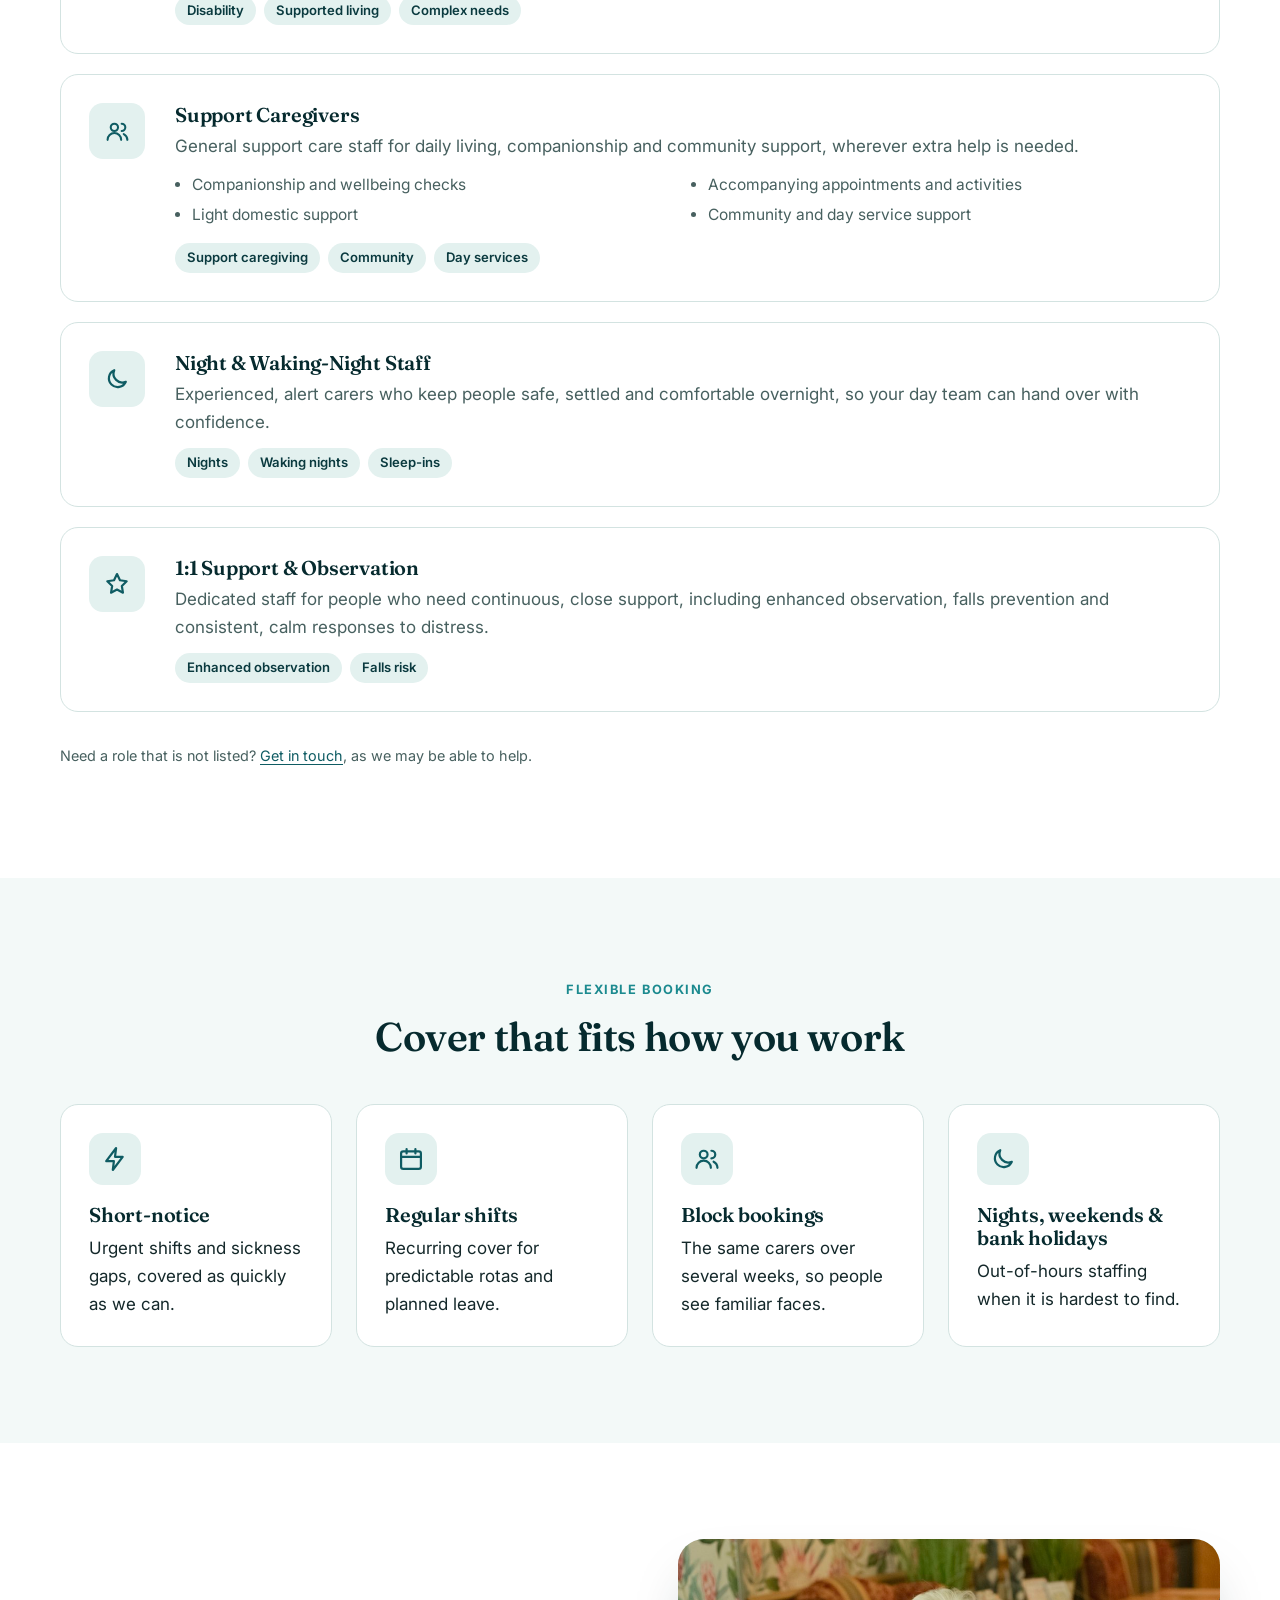
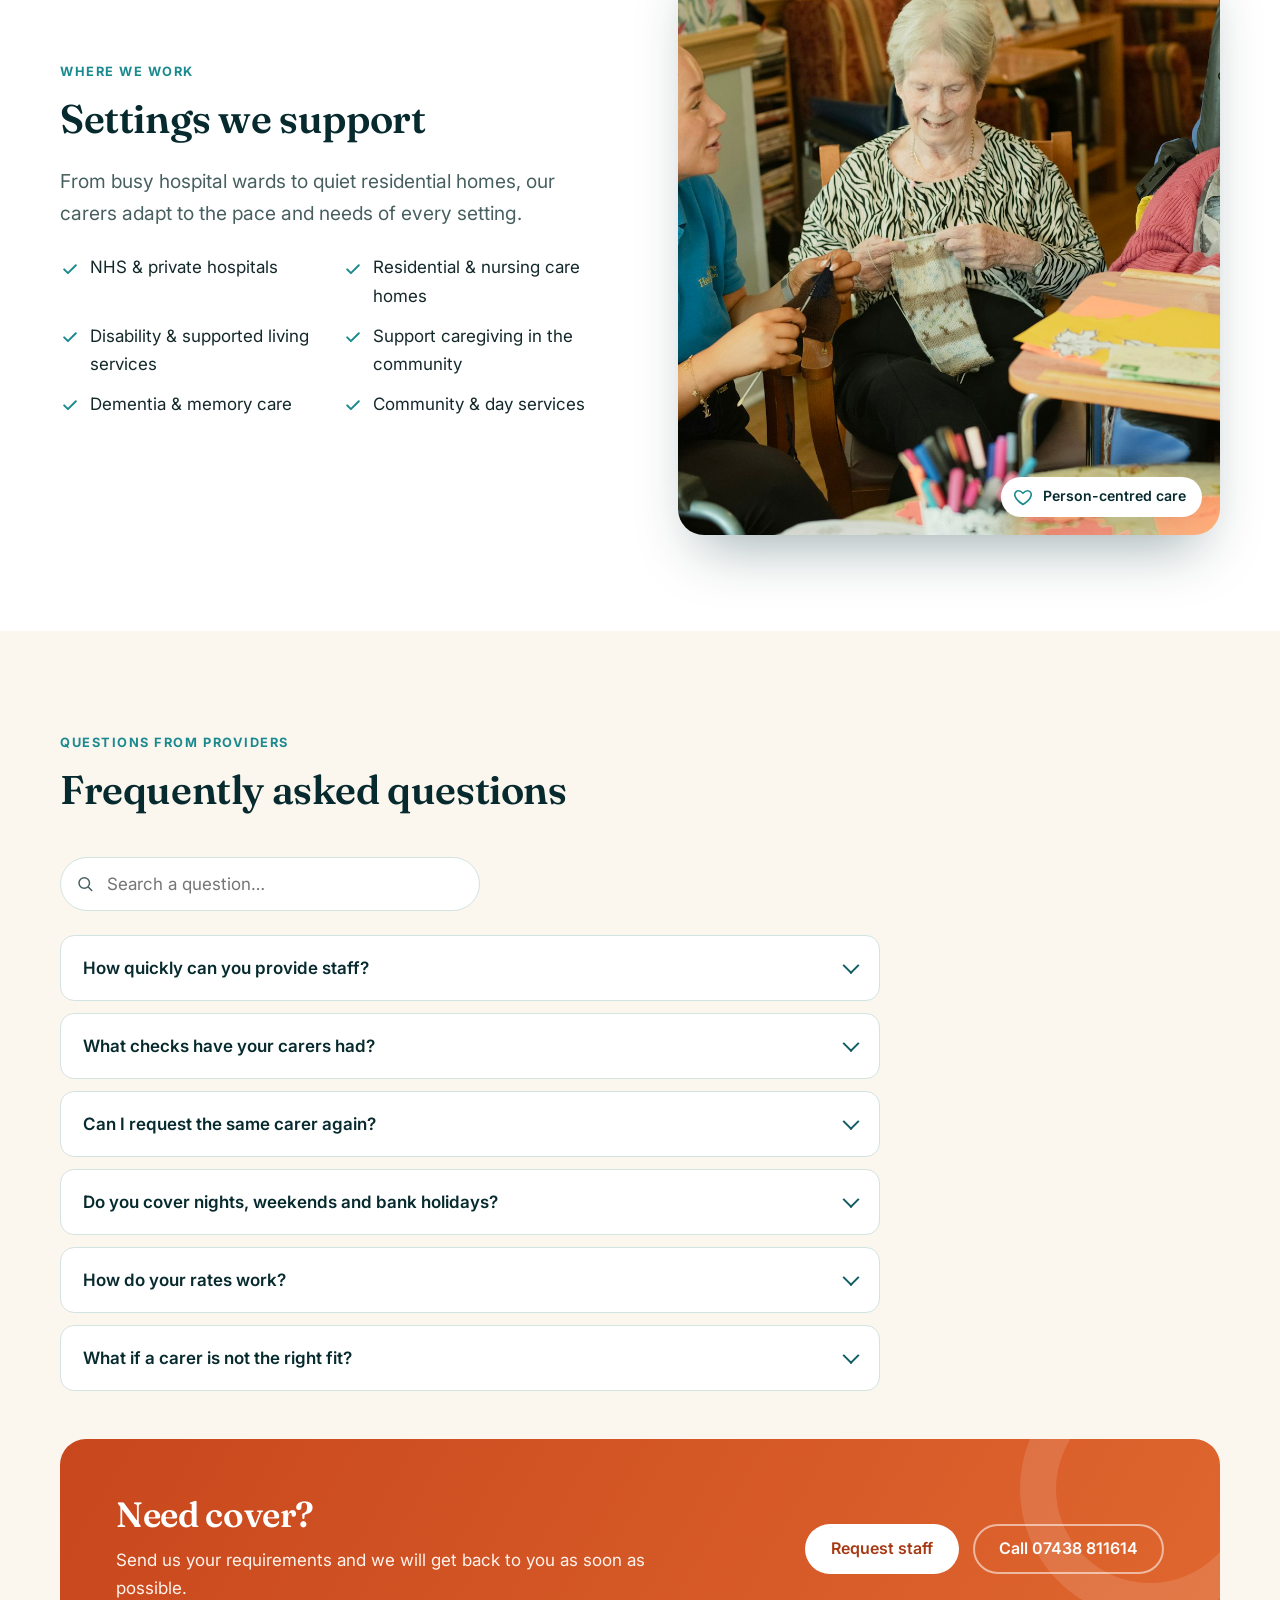
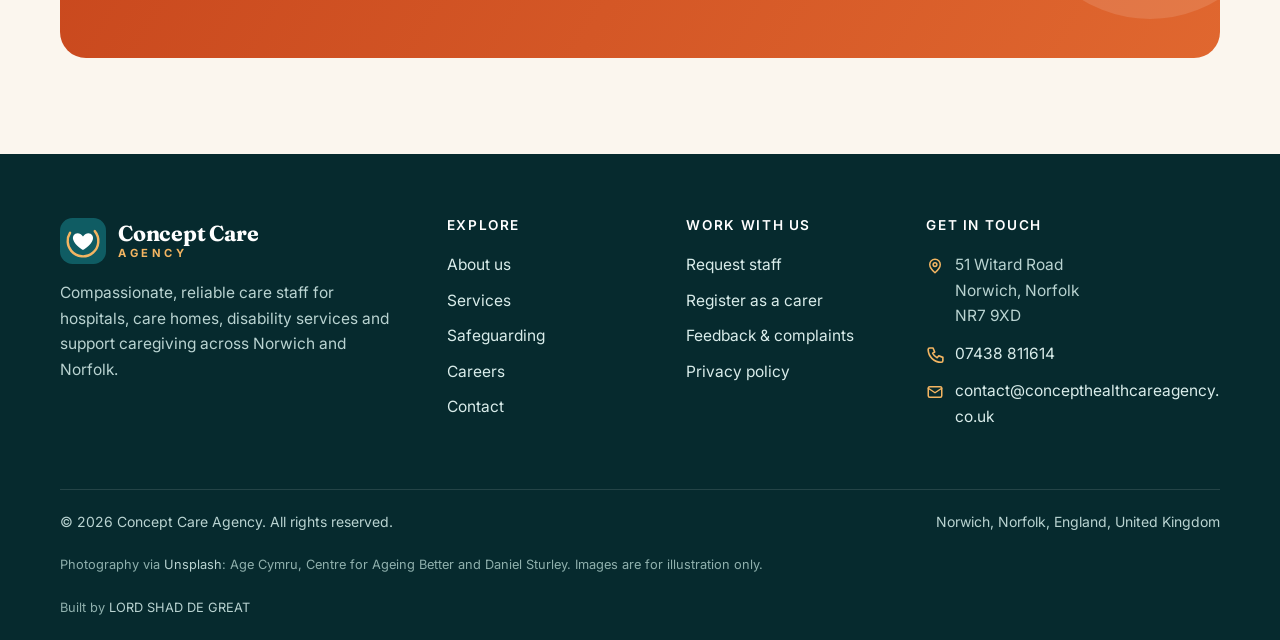
<file: services.html>
<!DOCTYPE html>
<html lang="en-GB">
<head>
  <meta charset="utf-8">
  <script>
    // Apply a saved dark/light choice before first paint, so the page never flashes the wrong theme.
    // With nothing saved, the CSS alone follows the visitor's system setting.
    try {
      var ccaTheme = localStorage.getItem("cca-theme");
      if (ccaTheme === "dark" || ccaTheme === "light") document.documentElement.setAttribute("data-theme", ccaTheme);
    } catch (e) {}
    document.documentElement.className += " js";
  </script>
  <meta name="viewport" content="width=device-width, initial-scale=1">
  <title>Our Services | Concept Care Agency, Norwich</title>
  <meta name="description" content="Staffing for hospitals, care homes, disability services and support caregiving in Norwich and Norfolk, including healthcare assistants, care assistants, support workers and night staff.">
  
  <meta name="theme-color" content="#0a3a3f">
  <link rel="canonical" href="https://www.concepthealthcareagency.co.uk/services.html">
  <link rel="manifest" href="manifest.webmanifest">
  <link rel="apple-touch-icon" href="assets/logo.svg">
  <meta property="og:type" content="website">
  <meta property="og:locale" content="en_GB">
  <meta property="og:site_name" content="Concept Care Agency">
  <meta property="og:title" content="Our Services | Concept Care Agency, Norwich">
  <meta property="og:description" content="Staffing for hospitals, care homes, disability services and support caregiving in Norwich and Norfolk, including healthcare assistants, care assistants, support workers and night staff.">
  <meta property="og:image" content="assets/photos/home-hero.jpg">
  <meta property="og:image:width" content="1600">
  <meta property="og:image:height" content="1067">
  <meta name="twitter:card" content="summary_large_image">
  <link rel="icon" href="assets/logo.svg" type="image/svg+xml">
  <link rel="preconnect" href="https://fonts.googleapis.com">
  <link rel="preconnect" href="https://fonts.gstatic.com" crossorigin>
  <link href="https://fonts.googleapis.com/css2?family=Fraunces:ital,opsz,wght@0,9..144,500;0,9..144,600;0,9..144,700;1,9..144,500&family=Inter:wght@400;500;600;700&display=swap" rel="stylesheet">
  <link rel="stylesheet" href="css/styles.css">
  <script type="application/ld+json">
  {
    "@context": "https://schema.org",
    "@type": "EmploymentAgency",
    "@id": "https://www.concepthealthcareagency.co.uk/#organization",
    "name": "Concept Care Agency",
    "description": "Care staffing agency supplying caregivers to hospitals, care homes, disability services and support caregiving placements in Norwich and Norfolk, England.",
    "url": "https://www.concepthealthcareagency.co.uk/",
    "logo": "https://www.concepthealthcareagency.co.uk/assets/logo.svg",
    "image": "https://www.concepthealthcareagency.co.uk/assets/photos/home-hero.jpg",
    "email": "contact@concepthealthcareagency.co.uk",
    "telephone": "+447438811614",
    "address": {
      "@type": "PostalAddress",
      "streetAddress": "51 Witard Road",
      "addressLocality": "Norwich",
      "addressRegion": "Norfolk",
      "postalCode": "NR7 9XD",
      "addressCountry": "GB"
    },
    "geo": { "@type": "GeoCoordinates", "latitude": 52.6415859, "longitude": 1.3370724 },
    "areaServed": [
      { "@type": "City", "name": "Norwich" },
      { "@type": "AdministrativeArea", "name": "Norfolk" }
    ],
    "knowsAbout": ["Hospital staffing", "Care home staffing", "Disability support", "Support caregiving"]
  }
  </script>
  <script type="application/ld+json">
{
  "@context": "https://schema.org",
  "@type": "BreadcrumbList",
  "itemListElement": [
    {
      "@type": "ListItem",
      "position": 1,
      "name": "Home",
      "item": "https://www.concepthealthcareagency.co.uk/"
    },
    {
      "@type": "ListItem",
      "position": 2,
      "name": "Services",
      "item": "https://www.concepthealthcareagency.co.uk/services.html"
    }
  ]
}
</script>

</head>
<body>
  <div class="scroll-progress" id="scroll-progress" aria-hidden="true"></div>
  <a class="skip-link" href="#main">Skip to main content</a>

  <div class="topbar">
    <div class="container">
      <div class="topbar-group">
        <a class="item" href="tel:+447438811614"><span class="icon i-phone" aria-hidden="true"></span>07438 811614</a>
        <a class="item" href="mailto:contact@concepthealthcareagency.co.uk"><span class="icon i-mail" aria-hidden="true"></span>contact@concepthealthcareagency.co.uk</a>
      </div>
      <div class="topbar-group">
        <span class="item"><span class="icon i-pin" aria-hidden="true"></span>51 Witard Road, Norwich, NR7 9XD</span>
      </div>
    </div>
  </div>

  <header class="site-header">
    <div class="container header-inner">
      <a class="brand" href="index.html" aria-label="Concept Care Agency, home">
        <img src="assets/logo.svg" width="46" height="46" alt="">
        <span class="brand-text"><strong>Concept Care</strong><small>Agency</small></span>
      </a>
      <div class="header-actions">
        <button class="theme-toggle" id="theme-toggle" type="button" aria-pressed="false" aria-label="Switch to dark mode">
          <span class="icon i-sun" aria-hidden="true"></span>
          <span class="icon i-moon" aria-hidden="true"></span>
        </button>
        <button class="nav-toggle" aria-expanded="false" aria-controls="site-nav"><span class="sr-only">Menu</span><span class="bars"></span></button>
        <nav id="site-nav" class="site-nav" aria-label="Main">
          <ul>
            <li><a href="index.html">Home</a></li>
            <li><a href="about.html">About</a></li>
            <li><a href="services.html" aria-current="page">Services</a></li>
            <li><a href="safeguarding.html">Safeguarding</a></li>
            <li><a href="careers.html">Careers</a></li>
            <li><a href="contact.html">Contact</a></li>
          </ul>
          <a class="btn btn-outline btn-sm nav-phone" href="tel:+447438811614"><span class="icon i-phone" aria-hidden="true"></span>07438 811614</a>
          <a class="btn btn-primary btn-sm" href="request-staff.html">Request staff</a>
        </nav>
      </div>
    </div>
  </header>

  <main id="main">
    <section class="page-hero">
      <div class="container page-hero-grid">
        <div>
          <p class="crumbs"><a href="index.html">Home</a> / Services</p>
          <span class="eyebrow">Our services</span>
          <h1>Staffing for every care setting</h1>
          <p class="lead">We supply staff across four areas: <strong>hospitals</strong>, <strong>care homes</strong>, <strong>disability</strong> services and <strong>support caregiving</strong>. Whether you need one carer for a single shift or a team for the long term, we tailor our cover to your setting.</p>
        </div>
        <figure class="photo">
          <img src="assets/photos/services-hospital-building.jpg" width="1800" height="888" fetchpriority="high" alt="A modern hospital building with a curved glass facade against a dramatic evening sky">
          <span class="chip chip-br"><span class="icon i-hand" aria-hidden="true"></span>Hospitals &amp; beyond</span>
        </figure>
      </div>
      <svg class="wave-divider" viewBox="0 0 1440 60" preserveAspectRatio="none" aria-hidden="true"><path d="M0,32 C240,64 480,0 720,16 C960,32 1200,64 1440,32 L1440,60 L0,60 Z"/></svg>
    </section>

    <section class="section">
      <div class="container">
        <div class="section-head">
          <span class="eyebrow">Roles we supply</span>
          <h2>The right skills for the people you support</h2>
        </div>
        <div class="role-list">
          <article class="role reveal"><div class="badge"><span class="icon i-hand" aria-hidden="true"></span></div><div><h3>Healthcare Assistants (HCAs)</h3><p>Supporting nursing and clinical teams on hospital wards and in health settings.</p><ul><li>Personal care and hygiene</li><li>Mobility and repositioning</li><li>Nutrition and hydration</li><li>Observations under nursing guidance</li></ul><div class="tags"><span class="tag">Hospitals</span><span class="tag">Wards</span><span class="tag">Days &amp; nights</span></div></div></article>
          <article class="role reveal"><div class="badge"><span class="icon i-home" aria-hidden="true"></span></div><div><h3>Care Assistants &amp; Senior Carers</h3><p>Warm, dignified support in residential and nursing homes. Senior carers can also take on shift-lead responsibilities.</p><ul><li>Washing, dressing and continence care</li><li>Meals and companionship</li><li>Medication support</li><li>Dementia-aware care</li></ul><div class="tags"><span class="tag">Care homes</span><span class="tag">Nursing homes</span><span class="tag">Dementia care</span></div></div></article>
          <article class="role reveal"><div class="badge"><span class="icon i-heart" aria-hidden="true"></span></div><div><h3>Support Workers (Disability)</h3><p>Person-centred support for adults with learning disabilities, autism, mental health needs or complex care requirements.</p><ul><li>Promoting independence and choice</li><li>Community access and activities</li><li>Daily living skills</li><li>Positive behaviour support</li></ul><div class="tags"><span class="tag">Disability</span><span class="tag">Supported living</span><span class="tag">Complex needs</span></div></div></article>
          <article class="role reveal"><div class="badge"><span class="icon i-users" aria-hidden="true"></span></div><div><h3>Support Caregivers</h3><p>General support care staff for daily living, companionship and community support, wherever extra help is needed.</p><ul><li>Companionship and wellbeing checks</li><li>Light domestic support</li><li>Accompanying appointments and activities</li><li>Community and day service support</li></ul><div class="tags"><span class="tag">Support caregiving</span><span class="tag">Community</span><span class="tag">Day services</span></div></div></article>
          <article class="role reveal"><div class="badge"><span class="icon i-moon" aria-hidden="true"></span></div><div><h3>Night &amp; Waking-Night Staff</h3><p>Experienced, alert carers who keep people safe, settled and comfortable overnight, so your day team can hand over with confidence.</p><div class="tags"><span class="tag">Nights</span><span class="tag">Waking nights</span><span class="tag">Sleep-ins</span></div></div></article>
          <article class="role reveal"><div class="badge"><span class="icon i-star" aria-hidden="true"></span></div><div><h3>1:1 Support &amp; Observation</h3><p>Dedicated staff for people who need continuous, close support, including enhanced observation, falls prevention and consistent, calm responses to distress.</p><div class="tags"><span class="tag">Enhanced observation</span><span class="tag">Falls risk</span></div></div></article>
        </div>
        <p class="form-note mt-32">Need a role that is not listed? <a href="contact.html">Get in touch</a>, as we may be able to help.</p>
      </div>
    </section>

    <section class="section section-tint">
      <div class="container">
        <div class="section-head center">
          <span class="eyebrow">Flexible booking</span>
          <h2>Cover that fits how you work</h2>
        </div>
        <div class="grid grid-4">
          <article class="card reveal"><div class="badge"><span class="icon i-bolt" aria-hidden="true"></span></div><h3>Short-notice</h3><p>Urgent shifts and sickness gaps, covered as quickly as we can.</p></article>
          <article class="card reveal"><div class="badge"><span class="icon i-calendar" aria-hidden="true"></span></div><h3>Regular shifts</h3><p>Recurring cover for predictable rotas and planned leave.</p></article>
          <article class="card reveal"><div class="badge"><span class="icon i-users" aria-hidden="true"></span></div><h3>Block bookings</h3><p>The same carers over several weeks, so people see familiar faces.</p></article>
          <article class="card reveal"><div class="badge"><span class="icon i-moon" aria-hidden="true"></span></div><h3>Nights, weekends &amp; bank holidays</h3><p>Out-of-hours staffing when it is hardest to find.</p></article>
        </div>
      </div>
    </section>

    <section class="section">
      <div class="container split">
        <div>
          <span class="eyebrow">Where we work</span>
          <h2>Settings we support</h2>
          <p class="lead">From busy hospital wards to quiet residential homes, our carers adapt to the pace and needs of every setting.</p>
          <ul class="check-grid">
            <li><span class="icon i-check" aria-hidden="true"></span>NHS &amp; private hospitals</li>
            <li><span class="icon i-check" aria-hidden="true"></span>Residential &amp; nursing care homes</li>
            <li><span class="icon i-check" aria-hidden="true"></span>Disability &amp; supported living services</li>
            <li><span class="icon i-check" aria-hidden="true"></span>Support caregiving in the community</li>
            <li><span class="icon i-check" aria-hidden="true"></span>Dementia &amp; memory care</li>
            <li><span class="icon i-check" aria-hidden="true"></span>Community &amp; day services</li>
          </ul>
        </div>
        <figure class="photo tall reveal">
          <img src="assets/photos/services-activity.jpg" width="1600" height="1131" loading="lazy" decoding="async" alt="A carer supporting older women during a knitting activity in a care setting">
          <span class="chip chip-br"><span class="icon i-heart" aria-hidden="true"></span>Person-centred care</span>
        </figure>
      </div>
    </section>

    <section class="section section-sand">
      <div class="container">
        <div class="section-head">
          <span class="eyebrow">Questions from providers</span>
          <h2>Frequently asked questions</h2>
        </div>
        <div class="faq-search">
          <span class="icon i-search" aria-hidden="true"></span>
          <input type="search" id="faq-search" placeholder="Search a question…" aria-label="Search frequently asked questions" data-target="#services-faq">
        </div>
        <p class="faq-empty" id="faq-empty">No questions match your search. <a href="contact.html">Ask us directly</a> instead.</p>
        <div class="faq" id="services-faq">
          <details><summary>How quickly can you provide staff?</summary><div class="answer"><p>It depends on the role, shift and how much notice we have. For urgent requests please call us on <a href="tel:+447438811614">07438 811614</a>, and we will tell you honestly what we can do.</p></div></details>
          <details><summary>What checks have your carers had?</summary><div class="answer"><p>Every carer goes through identity and right-to-work checks, an enhanced DBS check with barred list check, employment references and an interview before we place them. See our <a href="safeguarding.html">safeguarding page</a> for the full process.</p></div></details>
          <details><summary>Can I request the same carer again?</summary><div class="answer"><p>Yes. Continuity matters in care, so we aim to send familiar faces wherever we can, and block bookings are a good way to make that happen.</p></div></details>
          <details><summary>Do you cover nights, weekends and bank holidays?</summary><div class="answer"><p>Yes. Tell us the pattern you need and we will do our best to fit it, including sleep-in and waking-night shifts.</p></div></details>
          <details><summary>How do your rates work?</summary><div class="answer"><p>Rates depend on the role, shift pattern and notice. Send us your requirements through the <a href="request-staff.html">staff request form</a> and we will give you a clear quote.</p></div></details>
          <details><summary>What if a carer is not the right fit?</summary><div class="answer"><p>Let us know straight away. We will listen, deal with the issue and, where possible, arrange a replacement.</p></div></details>
        </div>
        <script type="application/ld+json">
        {
          "@context": "https://schema.org",
          "@type": "FAQPage",
          "mainEntity": [
            { "@type": "Question", "name": "How quickly can you provide staff?", "acceptedAnswer": { "@type": "Answer", "text": "It depends on the role, shift and how much notice we have. For urgent requests please call us on 07438 811614, and we will tell you honestly what we can do." } },
            { "@type": "Question", "name": "What checks have your carers had?", "acceptedAnswer": { "@type": "Answer", "text": "Every carer goes through identity and right-to-work checks, an enhanced DBS check with barred list check, employment references and an interview before we place them." } },
            { "@type": "Question", "name": "Can I request the same carer again?", "acceptedAnswer": { "@type": "Answer", "text": "Yes. Continuity matters in care, so we aim to send familiar faces wherever we can, and block bookings are a good way to make that happen." } },
            { "@type": "Question", "name": "Do you cover nights, weekends and bank holidays?", "acceptedAnswer": { "@type": "Answer", "text": "Yes. Tell us the pattern you need and we will do our best to fit it, including sleep-in and waking-night shifts." } },
            { "@type": "Question", "name": "How do your rates work?", "acceptedAnswer": { "@type": "Answer", "text": "Rates depend on the role, shift pattern and notice. Send us your requirements through the staff request form and we will give you a clear quote." } },
            { "@type": "Question", "name": "What if a carer is not the right fit?", "acceptedAnswer": { "@type": "Answer", "text": "Let us know straight away. We will listen, deal with the issue and, where possible, arrange a replacement." } }
          ]
        }
        </script>
        <div class="cta-band mt-48">
          <div><h2>Need cover?</h2><p>Send us your requirements and we will get back to you as soon as possible.</p></div>
          <div class="btn-row"><a class="btn btn-light" href="request-staff.html">Request staff</a><a class="btn btn-ghost-light" href="tel:+447438811614">Call 07438 811614</a></div>
        </div>
      </div>
    </section>

  </main>

  <footer class="site-footer">
    <div class="container">
      <div class="footer-grid">
        <div>
          <a class="brand" href="index.html"><img src="assets/logo.svg" width="46" height="46" alt=""><span class="brand-text"><strong>Concept Care</strong><small>Agency</small></span></a>
          <p>Compassionate, reliable care staff for hospitals, care homes, disability services and support caregiving across Norwich and Norfolk.</p>
        </div>
        <div>
          <h3>Explore</h3>
          <ul>
            <li><a href="about.html">About us</a></li>
            <li><a href="services.html">Services</a></li>
            <li><a href="safeguarding.html">Safeguarding</a></li>
            <li><a href="careers.html">Careers</a></li>
            <li><a href="contact.html">Contact</a></li>
          </ul>
        </div>
        <div>
          <h3>Work with us</h3>
          <ul>
            <li><a href="request-staff.html">Request staff</a></li>
            <li><a href="careers.html#apply">Register as a carer</a></li>
            <li><a href="contact.html#feedback">Feedback &amp; complaints</a></li>
            <li><a href="privacy.html">Privacy policy</a></li>
          </ul>
        </div>
        <div>
          <h3>Get in touch</h3>
          <div class="contact-line"><span class="icon i-pin" aria-hidden="true"></span><address>51 Witard Road<br>Norwich, Norfolk<br>NR7 9XD</address></div>
          <div class="contact-line"><span class="icon i-phone" aria-hidden="true"></span><a href="tel:+447438811614">07438 811614</a></div>
          <div class="contact-line"><span class="icon i-mail" aria-hidden="true"></span><a href="mailto:contact@concepthealthcareagency.co.uk">contact@concepthealthcareagency.co.uk</a></div>
        </div>
      </div>
            <div class="footer-bottom">
        <span>&copy; 2026 Concept Care Agency. All rights reserved.</span>
        <span>Norwich, Norfolk, England, United Kingdom</span>
      </div>
      <p class="photo-credit">Photography via <a href="https://unsplash.com" rel="noopener">Unsplash</a>: Age Cymru, Centre for Ageing Better and Daniel Sturley. Images are for illustration only.</p>
      <p class="photo-credit">Built by <a href="https://shadrach1-cpu.github.io/SHADRACH.DEV/" rel="noopener">LORD SHAD DE GREAT</a></p>
    </div>
  </footer>

  <div class="mobile-bar">
    <a class="btn btn-outline btn-sm" href="tel:+447438811614"><span class="icon i-phone" aria-hidden="true"></span>Call</a>
    <a class="btn btn-whatsapp btn-sm" href="https://wa.me/447438811614"><span class="icon i-whatsapp" aria-hidden="true"></span>WhatsApp</a>
    <a class="btn btn-primary btn-sm" href="request-staff.html">Request staff</a>
  </div>

  <button class="back-to-top" id="back-to-top" type="button" aria-label="Back to top">
    <span class="icon i-arrow-up" aria-hidden="true"></span>
  </button>

  <script src="js/config.js"></script>
  <script src="js/main.js"></script>
</body>
</html>
</file>
<file: css/styles.css>
/* Concept Care Agency: v2 styles */

:root {
  --teal-950: #062a2e;
  --teal-900: #0a3a3f;
  --teal-700: #0f5c63;
  --teal-500: #1b8a8f;
  --teal-300: #7cc4c0;
  --mint-100: #e3f1ef;
  /* --mint-50, --sand, --surface, --bg, --line, --ink, --muted, --heading, --link*
     are theme tokens: redefined below for dark mode. --mint-100 and the brand
     teal/amber/cta colours stay constant in both themes (used for fixed-light
     accent chips/badges/buttons that always sit on their own colour, never on
     the page background). */
  --mint-50: #f3f9f8;
  --sand: #fbf6ee;
  --amber: #f3b562;
  --cta: #c8471d;
  --cta-dark: #a63914;
  --whatsapp: #17793f;
  --ink: #14282a;
  --muted: #47605f;
  --heading: var(--teal-950);
  --line: #d3e3e1;
  --white: #fff;
  --surface: #fff;
  --bg: #fff;
  --header-bg: rgba(255, 255, 255, .96);
  --link: var(--teal-700);
  --link-hover: var(--teal-900);
  --radius: 18px;
  --radius-sm: 10px;
  --shadow: 0 14px 34px -14px rgba(6, 42, 46, .28);
  --shadow-lg: 0 30px 60px -22px rgba(6, 42, 46, .4);
  --font-body: "Inter", system-ui, -apple-system, "Segoe UI", Roboto, sans-serif;
  --font-head: "Fraunces", Georgia, "Times New Roman", serif;
}

/* Dark mode: follows the OS by default, or a manual choice saved by the toggle
   (data-theme="dark"/"light" set on <html> before paint, see js/main.js). */
@media (prefers-color-scheme: dark) {
  :root:not([data-theme="light"]) {
    --mint-50: #102220;
    --sand: #16211c;
    --ink: #e9f5f2;
    --muted: #a9c9c5;
    --heading: #f2faf8;
    --line: #22403c;
    --surface: #12211f;
    --bg: #0b1817;
    --header-bg: rgba(10, 20, 19, .88);
    --link: var(--teal-300);
    --link-hover: #ffffff;
  }
}
:root[data-theme="dark"] {
  --mint-50: #102220;
  --sand: #16211c;
  --ink: #e9f5f2;
  --muted: #a9c9c5;
  --heading: #f2faf8;
  --line: #22403c;
  --surface: #12211f;
  --bg: #0b1817;
  --header-bg: rgba(10, 20, 19, .88);
  --link: var(--teal-300);
  --link-hover: #ffffff;
}

*, *::before, *::after { box-sizing: border-box; }
/* background-color is set on both html and body (not just body) so the page background
   never propagates to the viewport/canvas in a way that stops body's own background from
   tracking --bg live when the theme is switched. */
html { scroll-behavior: smooth; -webkit-text-size-adjust: 100%; scroll-padding-top: 96px; color-scheme: light; background-color: var(--bg); }
html[data-theme="dark"] { color-scheme: dark; }
body { margin: 0; font-family: var(--font-body); font-size: 1.0625rem; line-height: 1.65; color: var(--ink); background-color: var(--bg); transition: background-color .25s ease, color .25s ease; }
img, svg { max-width: 100%; display: block; }
a { color: var(--link); text-underline-offset: 3px; }
a:hover { color: var(--link-hover); }
:focus-visible { outline: 3px solid var(--amber); outline-offset: 3px; border-radius: 4px; }
.sr-only { position: absolute; width: 1px; height: 1px; overflow: hidden; clip: rect(0 0 0 0); white-space: nowrap; }
.skip-link { position: absolute; left: 12px; top: -60px; background: var(--surface); color: var(--ink); padding: 10px 16px; border-radius: 8px; z-index: 200; }
.skip-link:focus { top: 12px; }

h1, h2, h3, h4 { font-family: var(--font-head); line-height: 1.15; color: var(--heading); margin: 0 0 .6em; font-weight: 600; letter-spacing: -.01em; }
h1 { font-size: clamp(2.4rem, 5.6vw, 3.9rem); }
h2 { font-size: clamp(1.8rem, 3.6vw, 2.5rem); }
h3 { font-size: 1.25rem; }
p { margin: 0 0 1em; }
.lead { font-size: 1.2rem; color: var(--muted); max-width: 60ch; }

.container { width: min(1160px, 100% - 40px); margin-inline: auto; }
.section { padding: clamp(56px, 8vw, 96px) 0; }
.section-tint { background: var(--mint-50); }
.section-sand { background: var(--sand); }
.section-head { max-width: 700px; margin-bottom: 44px; }
.section-head.center { margin-inline: auto; text-align: center; }
.section-head.center .lead { margin-inline: auto; }
.eyebrow { display: inline-block; font-size: .8rem; font-weight: 700; letter-spacing: .12em; text-transform: uppercase; color: var(--teal-500); margin-bottom: 14px; }
.center { text-align: center; }
.mt-0 { margin-top: 0; }
.mt-32 { margin-top: 32px; }
.mt-48 { margin-top: 48px; }

/* Icons: CSS masks so they also work when a page is opened straight from disk */
.icon { display: inline-block; flex: none; width: 1.5rem; height: 1.5rem; background: currentColor; -webkit-mask: var(--i) center / contain no-repeat; mask: var(--i) center / contain no-repeat; }
.i-check { --i: url("data:image/svg+xml,%3Csvg xmlns='http://www.w3.org/2000/svg' viewBox='0 0 24 24' fill='none' stroke='%23000' stroke-width='2.4' stroke-linecap='round' stroke-linejoin='round'%3E%3Cpath d='M5 12.5l4.5 4.5L19 7.5'/%3E%3C/svg%3E"); }
.i-shield { --i: url("data:image/svg+xml,%3Csvg xmlns='http://www.w3.org/2000/svg' viewBox='0 0 24 24' fill='none' stroke='%23000' stroke-width='2' stroke-linecap='round' stroke-linejoin='round'%3E%3Cpath d='M12 3l7 3v5c0 4.5-3 8-7 10-4-2-7-5.5-7-10V6z'/%3E%3Cpath d='M9 12l2 2 4-4'/%3E%3C/svg%3E"); }
.i-clock { --i: url("data:image/svg+xml,%3Csvg xmlns='http://www.w3.org/2000/svg' viewBox='0 0 24 24' fill='none' stroke='%23000' stroke-width='2' stroke-linecap='round' stroke-linejoin='round'%3E%3Ccircle cx='12' cy='12' r='9'/%3E%3Cpath d='M12 7v5l3 2'/%3E%3C/svg%3E"); }
.i-phone { --i: url("data:image/svg+xml,%3Csvg xmlns='http://www.w3.org/2000/svg' viewBox='0 0 24 24' fill='none' stroke='%23000' stroke-width='2' stroke-linecap='round' stroke-linejoin='round'%3E%3Cpath d='M5 4h4l2 5-2.5 1.5a11 11 0 005.5 5.5L16 13.5l5 2v4a2 2 0 01-2 2A16 16 0 013 6a2 2 0 012-2z'/%3E%3C/svg%3E"); }
.i-mail { --i: url("data:image/svg+xml,%3Csvg xmlns='http://www.w3.org/2000/svg' viewBox='0 0 24 24' fill='none' stroke='%23000' stroke-width='2' stroke-linecap='round' stroke-linejoin='round'%3E%3Crect x='3' y='5' width='18' height='14' rx='2'/%3E%3Cpath d='M3 7l9 6 9-6'/%3E%3C/svg%3E"); }
.i-pin { --i: url("data:image/svg+xml,%3Csvg xmlns='http://www.w3.org/2000/svg' viewBox='0 0 24 24' fill='none' stroke='%23000' stroke-width='2' stroke-linecap='round' stroke-linejoin='round'%3E%3Cpath d='M12 21s-7-6-7-11a7 7 0 0114 0c0 5-7 11-7 11z'/%3E%3Ccircle cx='12' cy='10' r='2.5'/%3E%3C/svg%3E"); }
.i-heart { --i: url("data:image/svg+xml,%3Csvg xmlns='http://www.w3.org/2000/svg' viewBox='0 0 24 24' fill='none' stroke='%23000' stroke-width='2' stroke-linecap='round' stroke-linejoin='round'%3E%3Cpath d='M12 21s-8-4.9-9.6-10.2C1.4 7.6 3.4 4.5 6.7 4.5c2 0 3.4 1 5.300 3 1.900-2 3.300-3 5.300-3 3.300 0 5.300 3.100 4.300 6.300C20 16.100 12 21 12 21z'/%3E%3C/svg%3E"); }
.i-users { --i: url("data:image/svg+xml,%3Csvg xmlns='http://www.w3.org/2000/svg' viewBox='0 0 24 24' fill='none' stroke='%23000' stroke-width='2' stroke-linecap='round' stroke-linejoin='round'%3E%3Ccircle cx='9' cy='8' r='3.5'/%3E%3Cpath d='M2.5 20a6.500 6.500 0 0113 0'/%3E%3Cpath d='M16 4.500a3.500 3.500 0 010 7M18 14.500a6.500 6.500 0 013.500 5.500'/%3E%3C/svg%3E"); }
.i-moon { --i: url("data:image/svg+xml,%3Csvg xmlns='http://www.w3.org/2000/svg' viewBox='0 0 24 24' fill='none' stroke='%23000' stroke-width='2' stroke-linecap='round' stroke-linejoin='round'%3E%3Cpath d='M20 14.5A8 8 0 019.5 4 8 8 0 1020 14.5z'/%3E%3C/svg%3E"); }
.i-sun { --i: url("data:image/svg+xml,%3Csvg xmlns='http://www.w3.org/2000/svg' viewBox='0 0 24 24' fill='none' stroke='%23000' stroke-width='2' stroke-linecap='round' stroke-linejoin='round'%3E%3Ccircle cx='12' cy='12' r='4'/%3E%3Cpath d='M12 2v2M12 20v2M2 12h2M20 12h2M5 5l1.500 1.500M17.500 17.500L19 19M5 19l1.500-1.500M17.500 6.500L19 5'/%3E%3C/svg%3E"); }
.i-bolt { --i: url("data:image/svg+xml,%3Csvg xmlns='http://www.w3.org/2000/svg' viewBox='0 0 24 24' fill='none' stroke='%23000' stroke-width='2' stroke-linecap='round' stroke-linejoin='round'%3E%3Cpath d='M13 2L4 14h7l-1 8 9-12h-7z'/%3E%3C/svg%3E"); }
.i-home { --i: url("data:image/svg+xml,%3Csvg xmlns='http://www.w3.org/2000/svg' viewBox='0 0 24 24' fill='none' stroke='%23000' stroke-width='2' stroke-linecap='round' stroke-linejoin='round'%3E%3Cpath d='M3 11l9-8 9 8v9a1 1 0 01-1 1h-5v-6H9v6H4a1 1 0 01-1-1z'/%3E%3C/svg%3E"); }
.i-hand { --i: url("data:image/svg+xml,%3Csvg xmlns='http://www.w3.org/2000/svg' viewBox='0 0 24 24' fill='none' stroke='%23000' stroke-width='2' stroke-linecap='round' stroke-linejoin='round'%3E%3Cpath d='M11 13V5a1.5 1.5 0 013 0v6M14 11V4a1.5 1.5 0 013 0v8M17 12V7a1.5 1.5 0 013 0v7c0 4-3 7-7 7h-1c-3 0-4.5-1.5-6-4l-2.5-4a1.5 1.5 0 012.5-1.5L8 14V8a1.5 1.5 0 013 0'/%3E%3C/svg%3E"); }
.i-calendar { --i: url("data:image/svg+xml,%3Csvg xmlns='http://www.w3.org/2000/svg' viewBox='0 0 24 24' fill='none' stroke='%23000' stroke-width='2' stroke-linecap='round' stroke-linejoin='round'%3E%3Crect x='3' y='5' width='18' height='16' rx='2'/%3E%3Cpath d='M8 3v4M16 3v4M3 10h18'/%3E%3C/svg%3E"); }
.i-star { --i: url("data:image/svg+xml,%3Csvg xmlns='http://www.w3.org/2000/svg' viewBox='0 0 24 24' fill='none' stroke='%23000' stroke-width='2' stroke-linecap='round' stroke-linejoin='round'%3E%3Cpath d='M12 3l2.700 5.600 6.100.9-4.400 4.300 1 6.100L12 17l-5.400 2.900 1-6.100L3.200 9.500l6.100-.9z'/%3E%3C/svg%3E"); }
.i-whatsapp { --i: url("data:image/svg+xml,%3Csvg xmlns='http://www.w3.org/2000/svg' viewBox='0 0 24 24' fill='none' stroke='%23000' stroke-width='2' stroke-linecap='round' stroke-linejoin='round'%3E%3Cpath d='M3 21l1.5-4.5A8.500 8.500 0 1112 20.500a8.400 8.400 0 01-4-1z'/%3E%3Cpath d='M9 9c0 3 3 6 6 6l1-1.500-2-1-1 .8c-1-.4-2-1.400-2.400-2.400l.8-1-1-2z'/%3E%3C/svg%3E"); }
.i-arrow { --i: url("data:image/svg+xml,%3Csvg xmlns='http://www.w3.org/2000/svg' viewBox='0 0 24 24' fill='none' stroke='%23000' stroke-width='2.2' stroke-linecap='round' stroke-linejoin='round'%3E%3Cpath d='M5 12h14M13 6l6 6-6 6'/%3E%3C/svg%3E"); }
.i-file { --i: url("data:image/svg+xml,%3Csvg xmlns='http://www.w3.org/2000/svg' viewBox='0 0 24 24' fill='none' stroke='%23000' stroke-width='2' stroke-linecap='round' stroke-linejoin='round'%3E%3Cpath d='M7 3h7l5 5v13H7z'/%3E%3Cpath d='M14 3v5h5M10 13h6M10 17h6'/%3E%3C/svg%3E"); }
.i-id { --i: url("data:image/svg+xml,%3Csvg xmlns='http://www.w3.org/2000/svg' viewBox='0 0 24 24' fill='none' stroke='%23000' stroke-width='2' stroke-linecap='round' stroke-linejoin='round'%3E%3Crect x='3' y='5' width='18' height='14' rx='2'/%3E%3Ccircle cx='9' cy='11' r='2'/%3E%3Cpath d='M6 16c.5-2 5.500-2 6 0M14 10h4M14 14h4'/%3E%3C/svg%3E"); }
.i-book { --i: url("data:image/svg+xml,%3Csvg xmlns='http://www.w3.org/2000/svg' viewBox='0 0 24 24' fill='none' stroke='%23000' stroke-width='2' stroke-linecap='round' stroke-linejoin='round'%3E%3Cpath d='M4 5a2 2 0 012-2h13v16H6a2 2 0 00-2 2z'/%3E%3Cpath d='M4 19a2 2 0 012-2h13'/%3E%3C/svg%3E"); }
.i-lock { --i: url("data:image/svg+xml,%3Csvg xmlns='http://www.w3.org/2000/svg' viewBox='0 0 24 24' fill='none' stroke='%23000' stroke-width='2' stroke-linecap='round' stroke-linejoin='round'%3E%3Crect x='5' y='11' width='14' height='10' rx='2'/%3E%3Cpath d='M8 11V8a4 4 0 018 0v3'/%3E%3C/svg%3E"); }
.i-search { --i: url("data:image/svg+xml,%3Csvg xmlns='http://www.w3.org/2000/svg' viewBox='0 0 24 24' fill='none' stroke='%23000' stroke-width='2' stroke-linecap='round' stroke-linejoin='round'%3E%3Ccircle cx='11' cy='11' r='7'/%3E%3Cpath d='M21 21l-4.300-4.300'/%3E%3C/svg%3E"); }
.i-arrow-up { --i: url("data:image/svg+xml,%3Csvg xmlns='http://www.w3.org/2000/svg' viewBox='0 0 24 24' fill='none' stroke='%23000' stroke-width='2.2' stroke-linecap='round' stroke-linejoin='round'%3E%3Cpath d='M12 19V5M6 11l6-6 6 6'/%3E%3C/svg%3E"); }
.i-close { --i: url("data:image/svg+xml,%3Csvg xmlns='http://www.w3.org/2000/svg' viewBox='0 0 24 24' fill='none' stroke='%23000' stroke-width='2.2' stroke-linecap='round' stroke-linejoin='round'%3E%3Cpath d='M6 6l12 12M18 6L6 18'/%3E%3C/svg%3E"); }

/* Buttons */
.btn { display: inline-flex; align-items: center; justify-content: center; gap: .55em; padding: .85em 1.5em; border-radius: 999px; font: inherit; font-weight: 600; font-size: 1rem; text-decoration: none; border: 2px solid transparent; cursor: pointer; transition: transform .15s ease, background-color .15s ease, color .15s ease, border-color .15s ease, box-shadow .15s ease; line-height: 1.2; }
.btn:hover { transform: translateY(-1px); }
.btn .icon { width: 1.15em; height: 1.15em; }
.btn-primary { background: var(--cta); color: #fff; box-shadow: 0 8px 18px -8px rgba(200,71,29,.7); position: relative; overflow: hidden; }
.btn-primary::after { content: ""; position: absolute; inset: 0; background: linear-gradient(115deg, transparent 20%, rgba(255,255,255,.35) 40%, transparent 60%); transform: translateX(-120%); transition: transform .5s ease; }
.btn-primary:hover::after { transform: translateX(120%); }
.btn-primary:hover { background: var(--cta-dark); color: #fff; }
.btn-outline { border-color: var(--teal-700); color: var(--teal-700); background: transparent; }
.btn-outline:hover { background: var(--teal-700); color: #fff; }
.btn-light { background: #fff; color: var(--teal-900); }
.btn-light:hover { background: var(--mint-100); color: var(--teal-900); }
.btn-ghost-light { border-color: rgba(255,255,255,.55); color: #fff; }
.btn-ghost-light:hover { background: rgba(255,255,255,.12); color: #fff; }
.btn-whatsapp { background: var(--whatsapp); color: #fff; }
.btn-whatsapp:hover { background: #10602f; color: #fff; }
.btn-sm { padding: .6em 1.15em; font-size: .95rem; }
.btn-block { width: 100%; }
.btn-row { display: flex; flex-wrap: wrap; gap: 14px; }
.text-link { display: inline-flex; align-items: center; gap: 6px; font-weight: 600; text-decoration: none; }
.text-link .icon { width: 1em; height: 1em; transition: transform .15s; }
.text-link:hover .icon { transform: translateX(3px); }

/* Top bar + header */
.topbar { background: var(--teal-950); color: #cfe6e4; font-size: .875rem; }
.topbar .container { display: flex; justify-content: space-between; gap: 20px; padding: 8px 0; flex-wrap: wrap; }
.topbar a { color: #fff; text-decoration: none; }
.topbar a:hover { text-decoration: underline; }
.topbar-group { display: flex; gap: 22px; flex-wrap: wrap; }
.topbar .item { display: inline-flex; align-items: center; gap: 8px; }
.topbar .icon { width: 1rem; height: 1rem; color: var(--amber); }

.site-header { position: sticky; top: 0; z-index: 90; background: var(--header-bg); backdrop-filter: blur(10px); border-bottom: 1px solid var(--line); transition: box-shadow .2s, background-color .25s; }
.site-header.scrolled { box-shadow: 0 10px 26px -18px rgba(6,42,46,.5); }
.header-inner { display: flex; align-items: center; justify-content: space-between; gap: 20px; min-height: 76px; }
.header-actions { display: flex; align-items: center; gap: 14px; }
.brand { display: flex; align-items: center; gap: 12px; text-decoration: none; color: var(--heading); }
.brand img { width: 46px; height: 46px; }
.brand-text { display: flex; flex-direction: column; line-height: 1.05; }
.brand-text strong { font-family: var(--font-head); font-size: 1.35rem; font-weight: 700; letter-spacing: -.01em; }
.brand-text small { font-size: .7rem; letter-spacing: .32em; text-transform: uppercase; color: var(--teal-500); font-weight: 700; margin-top: 3px; }

.site-nav { display: flex; align-items: center; gap: 22px; }
.site-nav ul { display: flex; gap: 4px; list-style: none; margin: 0; padding: 0; }
.site-nav ul a { display: block; padding: 8px 13px; border-radius: 999px; text-decoration: none; color: var(--ink); font-weight: 500; font-size: .97rem; }
.site-nav ul a:hover { background: var(--mint-100); color: var(--teal-900); }
.site-nav ul a[aria-current="page"] { background: var(--mint-100); color: var(--teal-900); font-weight: 600; }
.nav-phone { display: none; }

.nav-toggle { display: none; background: none; border: 2px solid var(--line); border-radius: 10px; width: 48px; height: 48px; cursor: pointer; padding: 0; position: relative; }
.nav-toggle .bars, .nav-toggle .bars::before, .nav-toggle .bars::after { content: ""; position: absolute; left: 12px; width: 20px; height: 2px; background: var(--ink); border-radius: 2px; transition: transform .2s, opacity .2s; }
.nav-toggle .bars { top: 21px; }
.nav-toggle .bars::before { top: -6px; left: 0; }
.nav-toggle .bars::after { top: 6px; left: 0; }
.nav-toggle[aria-expanded="true"] .bars { background: transparent; }
.nav-toggle[aria-expanded="true"] .bars::before { transform: translateY(6px) rotate(45deg); }
.nav-toggle[aria-expanded="true"] .bars::after { transform: translateY(-6px) rotate(-45deg); }

.theme-toggle { flex: none; display: grid; place-items: center; width: 44px; height: 44px; border-radius: 50%; border: 2px solid var(--line); background: transparent; color: var(--ink); cursor: pointer; padding: 0; position: relative; }
.theme-toggle:hover { border-color: var(--teal-500); color: var(--teal-500); }
.theme-toggle .icon { width: 1.2rem; height: 1.2rem; position: absolute; transition: transform .35s ease, opacity .25s ease; }
.theme-toggle .i-sun { opacity: 1; transform: scale(1) rotate(0deg); }
.theme-toggle .i-moon { opacity: 0; transform: scale(.4) rotate(-90deg); }
:root[data-theme="dark"] .theme-toggle .i-sun { opacity: 0; transform: scale(.4) rotate(90deg); }
:root[data-theme="dark"] .theme-toggle .i-moon { opacity: 1; transform: scale(1) rotate(0deg); }
@media (prefers-color-scheme: dark) {
  :root:not([data-theme="light"]) .theme-toggle .i-sun { opacity: 0; transform: scale(.4) rotate(90deg); }
  :root:not([data-theme="light"]) .theme-toggle .i-moon { opacity: 1; transform: scale(1) rotate(0deg); }
}

/* Hero */
.hero { position: relative; overflow: hidden; color: #e8f4f2; background: radial-gradient(1000px 520px at 88% -10%, rgba(27,138,143,.6), transparent 60%), radial-gradient(rgba(255,255,255,.07) 1.5px, transparent 1.5px) 0 0 / 26px 26px, linear-gradient(135deg, var(--teal-950), var(--teal-700)); padding: clamp(48px, 8vw, 96px) 0 clamp(110px, 12vw, 150px); }
.hero h1 { color: #fff; }
.hero h1 em { font-style: italic; color: var(--amber); }
.hero .lead { color: #cfe6e4; }
.hero .eyebrow { color: var(--amber); }
.hero-grid { display: grid; grid-template-columns: 1.05fr .95fr; gap: 48px; align-items: center; }
.hero-points { list-style: none; margin: 30px 0 0; padding: 0; display: flex; flex-wrap: wrap; gap: 10px 26px; font-size: .95rem; }
.hero-points li { display: inline-flex; align-items: center; gap: 8px; }
.hero-points .icon { width: 1.1rem; height: 1.1rem; color: var(--amber); }
.hero-art { position: relative; max-width: 540px; margin-inline: auto; width: 100%; }
.hero-art > img { border-radius: 28px; box-shadow: var(--shadow-lg); width: 100%; height: auto; aspect-ratio: 6 / 5; object-fit: cover; object-position: 50% 40%; }

/* Photos */
.photo { position: relative; margin: 0; border-radius: 26px; overflow: hidden; box-shadow: var(--shadow-lg); background: var(--mint-100); }
.photo img { width: 100%; height: 100%; object-fit: cover; display: block; }
.photo.tall { aspect-ratio: 4 / 4.4; }
.photo.wide { aspect-ratio: 3 / 2; }
.photo figcaption { position: absolute; left: 0; right: 0; bottom: 0; padding: 60px 28px 26px; color: #fff; background: linear-gradient(to top, rgba(6,42,46,.88), rgba(6,42,46,0)); }
.photo figcaption .q { font-family: var(--font-head); font-size: clamp(1.2rem, 2.2vw, 1.55rem); line-height: 1.3; margin: 0; }
.photo figcaption small { display: block; margin-top: 8px; color: #cfe6e4; font-size: .9rem; }
.photo .chip { z-index: 1; }
.photo .chip-tl { top: 18px; left: 18px; }
.photo .chip-br { bottom: 18px; right: 18px; }
.page-hero-grid { display: grid; grid-template-columns: 1.1fr .9fr; gap: 48px; align-items: center; }
.page-hero-grid .photo { aspect-ratio: 4 / 3; }
.chip { position: absolute; display: inline-flex; align-items: center; gap: 10px; background: #fff; color: var(--teal-950); font-weight: 600; font-size: .88rem; line-height: 1.2; padding: 10px 16px 10px 12px; border-radius: 999px; box-shadow: var(--shadow); }
.chip .icon { width: 1.25rem; height: 1.25rem; color: var(--teal-500); }
.chip-1 { top: 22px; left: -22px; }
.chip-2 { bottom: 64px; right: -18px; }
.chip-3 { bottom: -18px; left: 34px; }
@media (prefers-reduced-motion: no-preference) {
  .chip { animation: bob 6s ease-in-out infinite; }
  .chip-2 { animation-delay: -2s; }
  .chip-3 { animation-delay: -4s; }
  @keyframes bob { 0%, 100% { transform: translateY(0); } 50% { transform: translateY(-7px); } }
}

/* Call-back bar (overlaps hero) */
.callback-wrap { position: relative; z-index: 3; margin-top: -72px; }
.callback { background: var(--surface); border-radius: 22px; box-shadow: var(--shadow-lg); padding: 22px 26px; border: 1px solid var(--line); display: grid; grid-template-columns: .9fr 1.1fr; gap: 24px; align-items: center; }
.callback h2 { font-size: 1.4rem; margin: 0 0 4px; }
.callback p { margin: 0; color: var(--muted); font-size: .97rem; }
.callback form { display: grid; grid-template-columns: 1fr 1fr 1fr auto; gap: 12px; align-items: end; }
.callback .field { margin: 0; }
.callback .form-status, .callback .form-note { grid-column: 1 / -1; margin: 0; }

/* Page hero (inner pages) */
.page-hero { background: radial-gradient(rgba(255,255,255,.07) 1.5px, transparent 1.5px) 0 0 / 26px 26px, linear-gradient(135deg, var(--teal-950), var(--teal-700)); color: #dcefed; padding: clamp(44px, 7vw, 84px) 0; position: relative; overflow: hidden; }
.page-hero::after { content: ""; position: absolute; width: 380px; height: 380px; border-radius: 50%; right: -120px; top: -160px; border: 44px solid rgba(243,181,98,.15); }
.page-hero .container { position: relative; z-index: 1; }
.wave-divider { position: absolute; left: 0; right: 0; bottom: -1px; width: 100%; height: 44px; z-index: 1; }
.wave-divider path { fill: var(--bg); }
.page-hero h1 { color: #fff; font-size: clamp(2.1rem, 4.6vw, 3.2rem); margin-bottom: .4em; }
.page-hero .lead { color: #cfe6e4; margin: 0; }
.page-hero .eyebrow { color: var(--amber); }
.crumbs { font-size: .9rem; margin-bottom: 18px; color: #a8cfcc; }
.crumbs a { color: #fff; }

/* Trust strip */
.trust { background: var(--surface); border-bottom: 1px solid var(--line); padding: 46px 0 34px; }
.trust-list { list-style: none; margin: 0; padding: 0; display: grid; grid-template-columns: repeat(4, 1fr); gap: 20px; }
.trust-list li { display: flex; gap: 14px; align-items: center; }
.trust-list .icon-wrap { flex: none; width: 46px; height: 46px; border-radius: 14px; background: var(--mint-100); color: var(--teal-700); display: grid; place-items: center; }
.trust-list strong { display: block; color: var(--heading); line-height: 1.25; font-size: .98rem; }
.trust-list span.desc { font-size: .86rem; color: var(--muted); line-height: 1.35; display: block; }

/* Cards & grids */
.grid { display: grid; gap: 24px; }
.grid-2 { grid-template-columns: repeat(2, 1fr); }
.grid-3 { grid-template-columns: repeat(3, 1fr); }
.grid-4 { grid-template-columns: repeat(4, 1fr); }
.card { background: var(--surface); border: 1px solid var(--line); border-radius: var(--radius); padding: 28px; transition: box-shadow .25s, transform .25s, border-color .25s, background-color .25s; position: relative; overflow: hidden; }
.card::before { content: ""; position: absolute; inset: 0; background: radial-gradient(220px 140px at 20% 0%, rgba(27,138,143,.10), transparent 70%); opacity: 0; transition: opacity .3s; pointer-events: none; }
.card:hover { box-shadow: var(--shadow); transform: translateY(-4px); border-color: var(--teal-500); }
.card:hover::before { opacity: 1; }
.card:hover .badge { transform: scale(1.08) rotate(-4deg); }
.card h3 { margin-bottom: .4em; }
.card p:last-child { margin-bottom: 0; }
.card .badge, .badge { width: 52px; height: 52px; border-radius: 14px; background: var(--mint-100); color: var(--teal-700); display: grid; place-items: center; flex: none; transition: transform .3s ease; }
.card .badge { margin-bottom: 18px; }
.badge .icon { width: 1.6rem; height: 1.6rem; }
.card-flat { background: var(--mint-100); border: 0; }
.card-flat:hover { transform: none; box-shadow: none; }

/* Photo cards (the four sectors on the home page) */
.photo-card { position: relative; border-radius: var(--radius); overflow: hidden; box-shadow: var(--shadow); aspect-ratio: 3 / 4; }
.photo-card img { width: 100%; height: 100%; object-fit: cover; transition: transform .6s ease; }
.photo-card:hover img { transform: scale(1.07); }
.photo-card::after { content: ""; position: absolute; inset: 0; background: linear-gradient(to top, rgba(6,20,22,.92) 0%, rgba(6,20,22,.6) 40%, rgba(6,20,22,.05) 72%); }
.photo-card-body { position: absolute; left: 0; right: 0; bottom: 0; padding: 20px; z-index: 1; color: #fff; }
.photo-card-body .badge-sm { width: 38px; height: 38px; border-radius: 10px; background: rgba(255,255,255,.16); backdrop-filter: blur(6px); -webkit-backdrop-filter: blur(6px); display: grid; place-items: center; margin-bottom: 12px; color: #fff; border: 1px solid rgba(255,255,255,.28); }
.photo-card-body .badge-sm .icon { width: 1.1rem; height: 1.1rem; }
.photo-card-body h3 { color: #fff; margin-bottom: .3em; font-size: 1.15rem; }
.photo-card-body p { color: #dbeeec; font-size: .9rem; margin: 0; line-height: 1.45; }
@media (prefers-reduced-motion: reduce) { .photo-card:hover img { transform: none; } }

/* Tabs */
.tabs { display: inline-flex; padding: 6px; border-radius: 999px; background: var(--mint-100); gap: 4px; margin-bottom: 34px; }
.tab { font: inherit; font-weight: 600; border: 0; background: transparent; color: var(--teal-900); padding: .7em 1.5em; border-radius: 999px; cursor: pointer; transition: background-color .15s, color .15s; }
.tab:hover { background: rgba(255,255,255,.6); }
.tab[aria-selected="true"] { background: var(--teal-700); color: #fff; }
.tabpanel[hidden] { display: none; }
.tabpanel-head { display: flex; justify-content: space-between; align-items: end; gap: 20px; flex-wrap: wrap; margin-bottom: 26px; }
.tabpanel-head h3 { font-size: clamp(1.5rem, 3vw, 2rem); margin: 0; max-width: 24ch; }

/* Service finder wizard */
.finder { background: var(--surface); border: 1px solid var(--line); border-radius: 28px; padding: clamp(24px, 4vw, 44px); box-shadow: var(--shadow-lg); }
.finder-options { display: grid; grid-template-columns: repeat(5, 1fr); gap: 12px; margin-top: 20px; }
.finder-option { display: flex; flex-direction: column; align-items: center; gap: 10px; text-align: center; background: var(--mint-50); border: 2px solid transparent; border-radius: 16px; padding: 18px 10px; cursor: pointer; font: inherit; color: var(--ink); transition: border-color .2s, transform .2s, background-color .2s; }
.finder-option .badge { margin: 0; }
.finder-option span { font-weight: 600; font-size: .92rem; }
.finder-option:hover { transform: translateY(-3px); }
.finder-option[aria-pressed="true"] { border-color: var(--teal-700); background: var(--mint-100); }
.finder-result { margin-top: 26px; padding-top: 26px; border-top: 1px dashed var(--line); display: none; }
.finder-result.show { display: flex; gap: 20px; align-items: center; flex-wrap: wrap; animation: finder-in .4s ease; }
.finder-result .badge { width: 56px; height: 56px; }
.finder-result-text { flex: 1; min-width: 220px; }
.finder-result-text h3 { margin-bottom: .25em; }
.finder-result-text p { margin: 0; color: var(--muted); }
@keyframes finder-in { from { opacity: 0; transform: translateY(8px); } to { opacity: 1; transform: none; } }
@media (prefers-reduced-motion: reduce) { .finder-result.show { animation: none; } }

/* Steps */
.steps { display: grid; grid-template-columns: repeat(4, 1fr); gap: 22px; counter-reset: step; list-style: none; padding: 0; margin: 0; }
.step { position: relative; padding: 26px 22px; border-radius: var(--radius); background: var(--mint-50); border: 1px solid var(--line); }
.step::before { counter-increment: step; content: counter(step); display: grid; place-items: center; width: 42px; height: 42px; border-radius: 50%; background: var(--teal-700); color: #fff; font-family: var(--font-head); font-size: 1.2rem; font-weight: 600; margin-bottom: 16px; }
.step h4 { font-size: 1.1rem; margin-bottom: .35em; }
.step p { color: var(--muted); font-size: .96rem; margin: 0; }

/* Shift cards */
.shift { background: var(--surface); border: 1px solid var(--line); border-radius: var(--radius); padding: 24px; transition: transform .25s, box-shadow .25s; }
.shift:hover { transform: translateY(-3px); box-shadow: var(--shadow); }
.shift .time { display: inline-flex; align-items: center; gap: 8px; background: var(--mint-100); color: var(--teal-900); font-weight: 700; font-size: .85rem; padding: 5px 12px; border-radius: 999px; margin-bottom: 14px; }
.shift .time .icon { width: 1rem; height: 1rem; }
.shift h3 { margin-bottom: .3em; }
.shift p { color: var(--muted); font-size: .96rem; margin: 0; }
.shift.dark { background: var(--teal-900); border-color: var(--teal-900); }
.shift.dark h3 { color: #fff; }
.shift.dark p { color: #bfd9d6; }
.shift.dark .time { background: rgba(255,255,255,.14); color: #fff; }

/* Split + checklist card */
.split { display: grid; grid-template-columns: 1fr 1fr; gap: clamp(32px, 6vw, 80px); align-items: center; }
.split-visual { background: linear-gradient(160deg, var(--teal-700), var(--teal-900)); border-radius: 26px; min-height: 380px; position: relative; overflow: hidden; display: grid; place-items: center; color: #fff; padding: 36px; }
.split-visual::before { content: ""; position: absolute; width: 340px; height: 340px; border-radius: 50%; border: 44px solid rgba(243,181,98,.2); left: -110px; bottom: -130px; }
.split-visual blockquote { margin: 0; position: relative; font-family: var(--font-head); font-size: clamp(1.4rem, 2.6vw, 1.9rem); line-height: 1.3; }
.split-visual blockquote::before { content: "\201C"; display: block; font-size: 4rem; line-height: .6; color: var(--amber); margin-bottom: 12px; }
.split-visual cite { display: block; font-family: var(--font-body); font-size: .95rem; font-style: normal; margin-top: 18px; color: #bfe0dd; }
.passport { background: var(--surface); border-radius: 24px; box-shadow: var(--shadow-lg); padding: 30px; border: 1px solid var(--line); position: relative; }
.passport-head { display: flex; align-items: center; gap: 14px; padding-bottom: 20px; margin-bottom: 8px; border-bottom: 1px dashed var(--line); }
.passport-head .avatar { width: 54px; height: 54px; border-radius: 50%; background: var(--mint-100); color: var(--teal-700); display: grid; place-items: center; }
.passport-head strong { display: block; font-family: var(--font-head); font-size: 1.15rem; color: var(--heading); }
.passport-head small { color: var(--muted); }
.passport ul { list-style: none; margin: 0; padding: 0; }
.passport li { display: flex; align-items: center; justify-content: space-between; gap: 12px; padding: 13px 0; border-bottom: 1px solid var(--line); }
.passport li:last-child { border-bottom: 0; }
.passport .ok { display: inline-flex; align-items: center; gap: 6px; color: #17793f; font-weight: 600; font-size: .88rem; }
.passport .ok .icon { width: 1.1rem; height: 1.1rem; }
.passport-note { font-size: .82rem; color: var(--muted); margin: 14px 0 0; }
.check-grid { list-style: none; padding: 0; margin: 24px 0 0; display: grid; grid-template-columns: repeat(2, 1fr); gap: 12px 24px; }
.check-grid.cols-1 { grid-template-columns: 1fr; }
.check-grid.cols-3 { grid-template-columns: repeat(3, 1fr); }
.check-grid li { display: flex; gap: 10px; align-items: flex-start; }
.check-grid .icon { width: 1.25rem; height: 1.25rem; margin-top: .3em; color: var(--teal-500); }

/* Areas */
.areas { display: flex; flex-wrap: wrap; gap: 10px; list-style: none; padding: 0; margin: 0; }
.areas li { background: var(--surface); border: 1px solid var(--line); padding: 8px 16px; border-radius: 999px; font-weight: 500; font-size: .95rem; display: inline-flex; align-items: center; gap: 8px; transition: transform .2s, box-shadow .2s; }
.areas li:not(.main):hover { transform: translateY(-2px); box-shadow: var(--shadow); border-color: var(--teal-500); }
.areas li .icon { width: 1rem; height: 1rem; color: var(--cta); }
.areas li.main { background: var(--teal-700); border-color: var(--teal-700); color: #fff; font-weight: 600; }
.areas li.main .icon { color: var(--amber); }

/* Timeline */
.timeline { list-style: none; margin: 0; padding: 0; counter-reset: t; position: relative; }
.timeline::before { content: ""; position: absolute; left: 21px; top: 8px; bottom: 8px; width: 2px; background: repeating-linear-gradient(180deg, var(--line) 0 8px, transparent 8px 14px); }
.timeline li { position: relative; padding: 0 0 30px 68px; }
.timeline li:last-child { padding-bottom: 0; }
.timeline li::before { counter-increment: t; content: counter(t); position: absolute; left: 0; top: 0; width: 44px; height: 44px; border-radius: 50%; background: var(--teal-700); color: #fff; display: grid; place-items: center; font-family: var(--font-head); font-size: 1.2rem; font-weight: 600; box-shadow: 0 0 0 6px var(--bg); }
.section-tint .timeline li::before { box-shadow: 0 0 0 6px var(--mint-50); }
.timeline h3 { font-size: 1.15rem; margin-bottom: .25em; }
.timeline p { margin: 0; color: var(--muted); }

/* FAQ */
.faq-search { position: relative; max-width: 420px; margin-bottom: 24px; }
.faq-search .icon { position: absolute; left: 16px; top: 50%; transform: translateY(-50%); width: 1.15rem; height: 1.15rem; color: var(--muted); pointer-events: none; }
.faq-search input { width: 100%; font: inherit; color: var(--ink); background: var(--surface); border: 1.5px solid var(--line); border-radius: 999px; padding: 12px 16px 12px 46px; transition: border-color .15s, box-shadow .15s; }
.faq-search input:focus { outline: none; border-color: var(--teal-500); box-shadow: 0 0 0 4px rgba(27,138,143,.18); }
.faq-empty { display: none; color: var(--muted); padding: 18px 4px; }
.faq-empty.show { display: block; }
.faq { display: grid; gap: 12px; max-width: 820px; }
.faq details { background: var(--surface); border: 1px solid var(--line); border-radius: 14px; transition: border-color .15s, box-shadow .15s; }
.faq details[hidden] { display: none; }
.faq details[open] { border-color: var(--teal-300); box-shadow: var(--shadow); }
.faq summary { cursor: pointer; list-style: none; padding: 18px 56px 18px 22px; font-weight: 600; color: var(--heading); position: relative; }
.faq summary::-webkit-details-marker { display: none; }
.faq summary::after { content: ""; position: absolute; right: 22px; top: 50%; width: 12px; height: 12px; border-right: 2.5px solid var(--teal-700); border-bottom: 2.5px solid var(--teal-700); transform: translateY(-70%) rotate(45deg); transition: transform .2s; }
.faq details[open] summary::after { transform: translateY(-30%) rotate(-135deg); }
.faq .answer { padding: 0 22px 20px; color: var(--muted); }
.faq .answer p:last-child { margin: 0; }
mark { background: rgba(243,181,98,.55); color: inherit; border-radius: 3px; padding: 0 1px; }

/* Role list */
.role-list { display: grid; gap: 20px; }
.role { display: grid; grid-template-columns: 64px 1fr; gap: 22px; padding: 28px; border: 1px solid var(--line); border-radius: var(--radius); background: var(--surface); transition: box-shadow .25s, border-color .25s; }
.role:hover { box-shadow: var(--shadow); border-color: var(--teal-500); }
.role .badge { width: 56px; height: 56px; }
.role h3 { margin-bottom: .3em; }
.role p { margin: 0 0 12px; color: var(--muted); }
.role ul { margin: 0 0 4px; padding-left: 1.1em; color: var(--muted); columns: 2; column-gap: 32px; font-size: .97rem; }
.role li { margin-bottom: .25em; break-inside: avoid; }
.tags { display: flex; flex-wrap: wrap; gap: 8px; margin-top: 12px; }
.tag { background: var(--mint-100); color: var(--teal-900); font-size: .82rem; font-weight: 600; padding: 4px 12px; border-radius: 999px; }

/* CTA band */
.cta-band { background: linear-gradient(120deg, var(--cta), #e0672f); color: #fff; border-radius: 26px; padding: clamp(32px, 5vw, 56px); display: flex; justify-content: space-between; align-items: center; gap: 28px; flex-wrap: wrap; position: relative; overflow: hidden; }
.cta-band::after { content: ""; position: absolute; right: -60px; top: -80px; width: 260px; height: 260px; border-radius: 50%; border: 36px solid rgba(255,255,255,.12); }
.cta-band > * { position: relative; z-index: 1; }
.cta-band h2 { color: #fff; margin: 0 0 .3em; font-size: clamp(1.6rem, 3vw, 2.2rem); }
.cta-band p { margin: 0; color: #fff3ec; max-width: 52ch; }
.cta-band .btn-light { color: var(--cta-dark); }

/* Prose + callout */
.prose { max-width: 760px; }
.prose h2 { margin-top: 1.6em; font-size: 1.7rem; }
.prose h3 { margin-top: 1.4em; }
.prose ul { padding-left: 1.2em; }
.prose li { margin-bottom: .4em; }
.callout { background: var(--mint-100); border-left: 5px solid var(--teal-500); border-radius: 0 var(--radius-sm) var(--radius-sm) 0; padding: 18px 22px; margin: 24px 0; }
.callout.alert { background: #fdeee7; border-left-color: var(--cta); }
.callout p:last-child { margin: 0; }

/* Forms */
.form-wrap { display: grid; grid-template-columns: 1.3fr .7fr; gap: 40px; align-items: start; }
form.form { background: var(--surface); border: 1px solid var(--line); border-radius: 22px; padding: clamp(24px, 4vw, 40px); box-shadow: var(--shadow); }
.form-row { display: grid; grid-template-columns: repeat(2, 1fr); gap: 18px; }
.field { margin-bottom: 18px; }
.field label, .field legend { display: block; font-weight: 600; font-size: .95rem; margin-bottom: 6px; color: var(--heading); padding: 0; }
.field .req { color: var(--cta); }
.field input[type=text], .field input[type=email], .field input[type=tel], .field input[type=date], .field select, .field textarea {
  width: 100%; font: inherit; color: var(--ink); background: var(--mint-50); border: 1.5px solid var(--line); border-radius: 10px; padding: 12px 14px; transition: border-color .15s, box-shadow .15s, background-color .15s;
}
.field textarea { min-height: 130px; resize: vertical; }
.field input:focus, .field select:focus, .field textarea:focus { outline: none; border-color: var(--teal-500); background: var(--surface); box-shadow: 0 0 0 4px rgba(27,138,143,.18); }
fieldset.field { border: 0; padding: 0; margin: 0 0 18px; min-inline-size: 0; }
.checks { display: grid; grid-template-columns: repeat(2, 1fr); gap: 8px 16px; }
.check { display: flex; gap: 10px; align-items: flex-start; font-weight: 400 !important; cursor: pointer; margin: 0 !important; }
.check input { width: 20px; height: 20px; margin-top: 3px; accent-color: var(--teal-700); flex: none; }
.form-note { font-size: .9rem; color: var(--muted); }
.form-status { margin-top: 16px; padding: 14px 18px; border-radius: 10px; background: var(--mint-100); color: var(--teal-900); display: none; }
.form-status.show { display: block; }
.form-status.error { background: #fdeee7; color: #7a2a0e; }
.hp { position: absolute !important; left: -9999px; width: 1px; height: 1px; overflow: hidden; }
.side-card { background: var(--teal-900); color: #dcefed; border-radius: 22px; padding: 30px; position: sticky; top: 100px; }
.side-card h2, .side-card h3 { color: #fff; }
.side-card a { color: #fff; }
.side-card hr { border: 0; border-top: 1px solid rgba(255,255,255,.18); margin: 26px 0; }
.tick-inline { list-style: none; padding: 0; margin: 0 0 26px; display: grid; gap: 10px; }
.tick-inline li { display: flex; gap: 10px; align-items: flex-start; }
.tick-inline .icon { width: 1.25rem; height: 1.25rem; margin-top: .25em; color: var(--amber); }

/* Contact */
.contact-list { list-style: none; padding: 0; margin: 0; display: grid; gap: 22px; }
.contact-list li { display: flex; gap: 16px; align-items: flex-start; }
.contact-list .badge { width: 46px; height: 46px; border-radius: 13px; }
.contact-list strong { display: block; color: var(--heading); }
.contact-list a { font-weight: 500; }
.map { border: 0; width: 100%; height: 100%; min-height: 380px; display: block; background: var(--mint-100); }

/* Footer */
.site-footer { background: var(--teal-950); color: #b9d3d1; padding: 64px 0 0; font-size: .97rem; }
.footer-grid { display: grid; grid-template-columns: 1.4fr .8fr .8fr 1.2fr; gap: 44px; padding-bottom: 48px; }
.site-footer h3 { color: #fff; font-family: var(--font-body); font-size: .85rem; text-transform: uppercase; letter-spacing: .12em; margin-bottom: 18px; }
.site-footer a { color: #d9ecea; text-decoration: none; }
.site-footer a:hover { color: #fff; text-decoration: underline; }
.site-footer ul { list-style: none; margin: 0; padding: 0; display: grid; gap: 10px; }
.site-footer .brand { color: #fff; margin-bottom: 16px; }
.site-footer .brand-text small { color: var(--amber); }
.site-footer address { font-style: normal; }
.site-footer .contact-line { display: flex; gap: 10px; align-items: flex-start; margin-bottom: 12px; overflow-wrap: anywhere; }
.site-footer .contact-line .icon { width: 1.15rem; height: 1.15rem; margin-top: .3em; color: var(--amber); }
.footer-bottom { border-top: 1px solid rgba(255,255,255,.12); padding: 20px 0; display: flex; justify-content: space-between; gap: 12px; flex-wrap: wrap; font-size: .875rem; }
.photo-credit { margin: 0; padding: 0 0 22px; font-size: .8rem; color: #8fb0ad; }
.photo-credit a { color: #b9d3d1; }

/* Mobile action bar */
.mobile-bar { display: none; }

/* Scroll reveal (only hidden when JS is running) */
@media (prefers-reduced-motion: no-preference) {
  .js .reveal { opacity: 0; transform: translateY(18px); transition: opacity .6s ease, transform .6s ease; }
  .js .reveal.in { opacity: 1; transform: none; }
}

/* 404 */
.notfound { text-align: center; padding: clamp(70px, 12vw, 140px) 0; }
.notfound .big { font-family: var(--font-head); font-size: clamp(5rem, 16vw, 9rem); line-height: 1; color: var(--heading); margin: 0 0 10px; }

/* Scroll progress bar */
.scroll-progress { position: fixed; top: 0; left: 0; height: 3px; width: 0%; background: linear-gradient(90deg, var(--amber), var(--cta)); z-index: 110; transition: width .1s linear; }

/* Back to top */
.back-to-top { position: fixed; right: 24px; bottom: 24px; z-index: 70; width: 50px; height: 50px; border-radius: 50%; background: var(--teal-700); color: #fff; border: 0; display: grid; place-items: center; cursor: pointer; box-shadow: var(--shadow-lg); opacity: 0; transform: translateY(12px); pointer-events: none; transition: opacity .25s, transform .25s, background-color .2s; }
.back-to-top.show { opacity: 1; transform: none; pointer-events: auto; }
.back-to-top:hover { background: var(--teal-900); }
.back-to-top .icon { width: 1.3rem; height: 1.3rem; }

/* Responsive */
@media (max-width: 1060px) {
  .callback { grid-template-columns: 1fr; }
  .callback form { grid-template-columns: 1fr 1fr; }
  .callback form .btn { grid-column: 1 / -1; }
  .footer-grid { grid-template-columns: 1fr 1fr; }
  .footer-grid > :first-child { grid-column: 1 / -1; }
}
@media (max-width: 980px) {
  .hero-grid, .split, .form-wrap, .page-hero-grid { grid-template-columns: 1fr; }
  .page-hero-grid .photo { max-width: 520px; }
  .hero-art { max-width: 460px; }
  .chip-1 { left: -8px; } .chip-2 { right: -8px; }
  .grid-3 { grid-template-columns: repeat(2, 1fr); }
  .grid-4 { grid-template-columns: repeat(2, 1fr); }
  .steps { grid-template-columns: repeat(2, 1fr); }
  .trust-list { grid-template-columns: repeat(2, 1fr); }
  .split-visual { min-height: 280px; }
  .side-card { position: static; }
  .finder-options { grid-template-columns: repeat(3, 1fr); }
}
@media (max-width: 900px) {
  .nav-toggle { display: block; }
  .site-nav { position: absolute; top: 100%; left: 0; right: 0; background: var(--surface); flex-direction: column; align-items: stretch; gap: 0; padding: 12px 20px 22px; border-bottom: 1px solid var(--line); box-shadow: 0 20px 30px -20px rgba(6,42,46,.3); display: none; }
  .site-nav.open { display: flex; }
  .site-nav ul { flex-direction: column; gap: 2px; margin-bottom: 14px; }
  .site-nav ul a { padding: 14px 12px; border-radius: 10px; font-size: 1.05rem; }
  .site-nav .btn { width: 100%; }
  .nav-phone { display: inline-flex; margin-bottom: 10px; }
  .topbar .topbar-group:last-child { display: none; }
}
@media (max-width: 680px) {
  body { font-size: 1rem; padding-bottom: 76px; }
  .grid-2, .grid-3, .grid-4, .form-row, .check-grid, .check-grid.cols-3, .checks, .steps, .trust-list, .callback form { grid-template-columns: 1fr; }
  .finder-options { grid-template-columns: repeat(2, 1fr); }
  .finder-result.show { flex-direction: column; align-items: flex-start; }
  .photo-card { aspect-ratio: 16 / 10; }
  .tabs { display: flex; width: 100%; }
  .tab { flex: 1; padding-inline: .5em; font-size: .95rem; }
  .role { grid-template-columns: 1fr; gap: 14px; }
  .role ul { columns: 1; }
  .cta-band { flex-direction: column; align-items: flex-start; }
  .footer-grid { grid-template-columns: 1fr; gap: 34px; }
  .topbar .container { justify-content: center; }
  .topbar .topbar-group .item:nth-child(2) { display: none; }
  .chip { font-size: .8rem; padding: 8px 12px 8px 10px; }
  .chip-3 { left: 12px; }
  .callback-wrap { margin-top: -56px; }
  .mobile-bar { display: grid; grid-template-columns: 1fr 1fr 1.2fr; gap: 8px; position: fixed; left: 0; right: 0; bottom: 0; z-index: 80; padding: 10px 12px calc(10px + env(safe-area-inset-bottom)); background: var(--header-bg); border-top: 1px solid var(--line); backdrop-filter: blur(8px); }
  .mobile-bar .btn { padding: .7em .4em; font-size: .92rem; }
  .back-to-top { right: 16px; bottom: 92px; width: 44px; height: 44px; }
}

/* Print: a clean, ink-friendly copy with no chrome, animation or decoration.
   The footer stays (it has the address/phone/email), just recoloured for ink. */
@media print {
  .topbar, .site-header, .mobile-bar, .back-to-top,
  .scroll-progress, .skip-link, .faq-search, .btn, .hero-art .chip, .wave-divider, .finder-options { display: none !important; }
  * { box-shadow: none !important; text-shadow: none !important; animation: none !important; transition: none !important; }
  body, .hero, .page-hero, .cta-band, .shift.dark, .side-card, .site-footer { background: #fff !important; color: #000 !important; }
  .hero *, .page-hero *, .cta-band *, .shift.dark *, .side-card *, .site-footer * { color: #000 !important; }
  a { color: #000 !important; text-decoration: underline; }
  a[href^="http"]::after, a[href^="https"]::after { content: " (" attr(href) ")"; font-size: .8em; font-weight: 400; }
  .card, .role, .faq details, .shift, .step, .passport { border: 1px solid #999 !important; break-inside: avoid; }
  .section { padding: 20px 0; }
  .site-footer { border-top: 1px solid #999; padding-top: 20px; }
  .faq details { display: block !important; }
  .faq .answer { display: block !important; }
}
</file>
